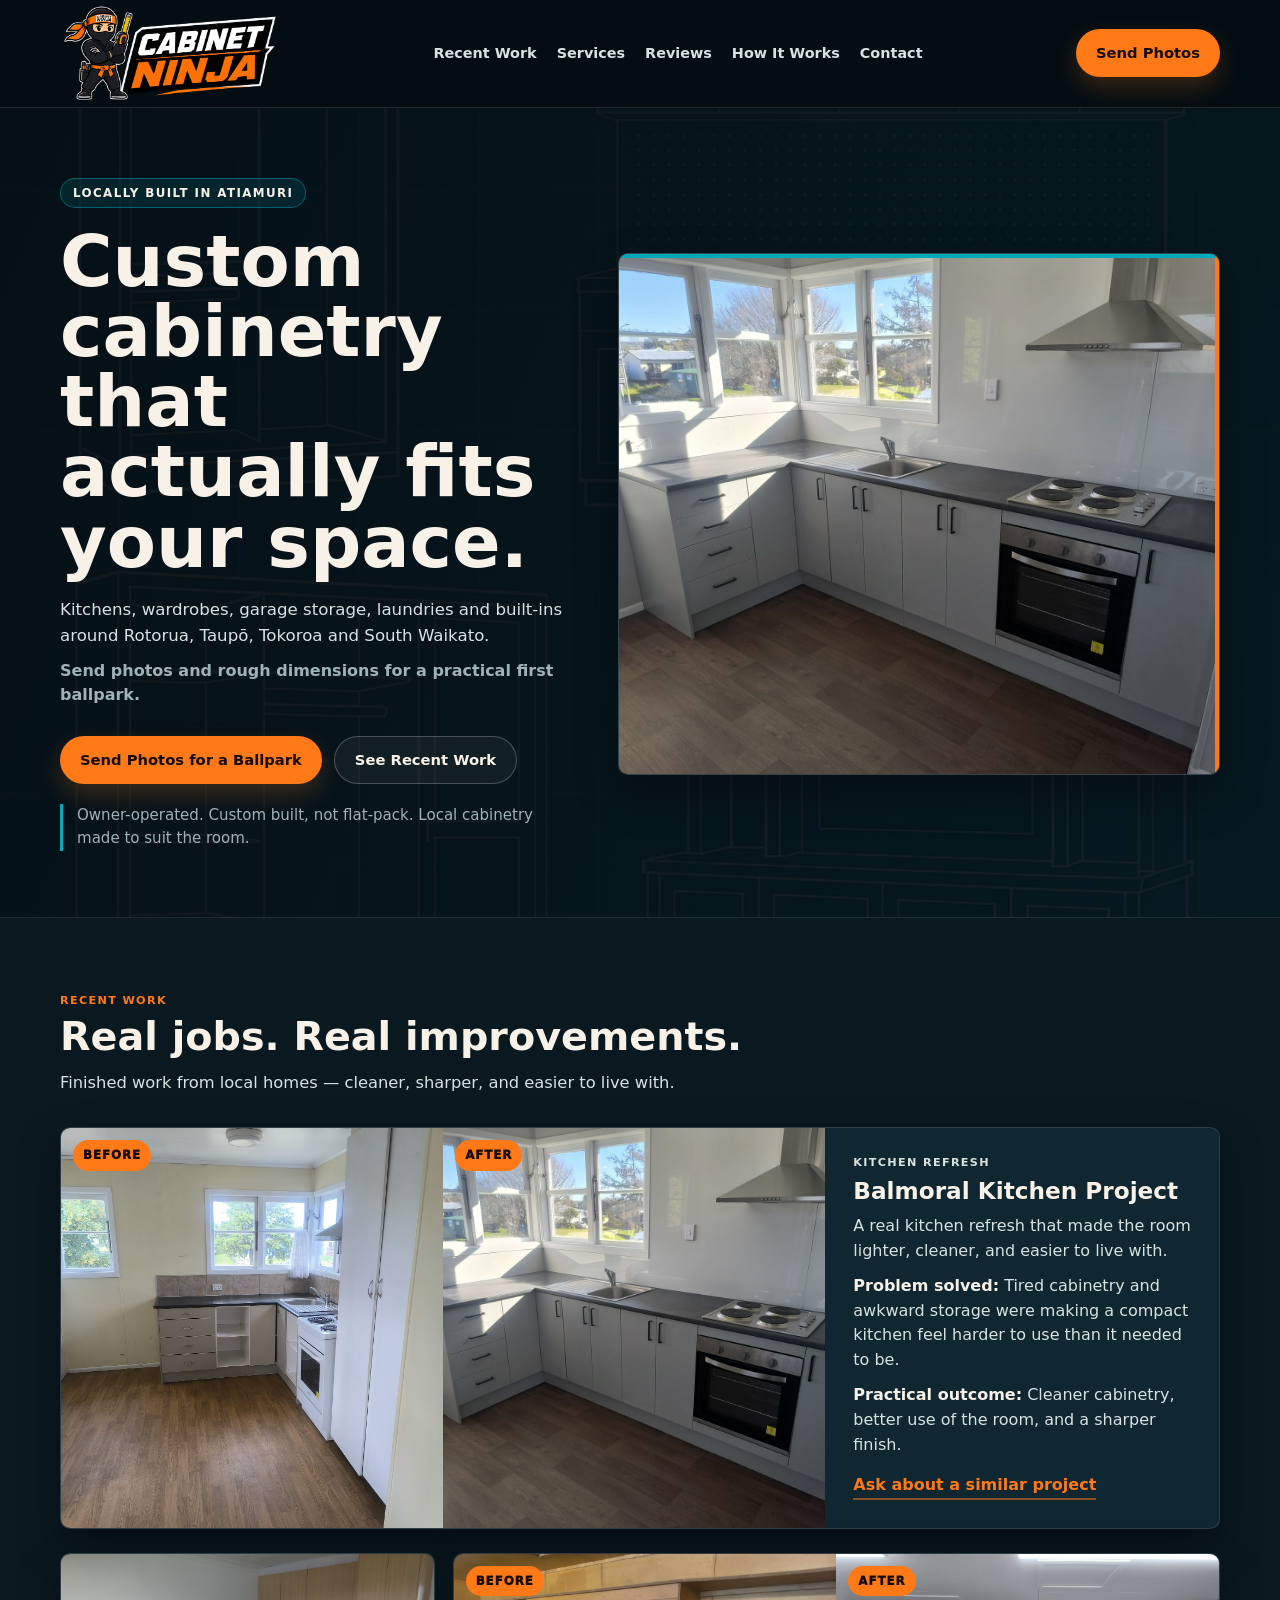
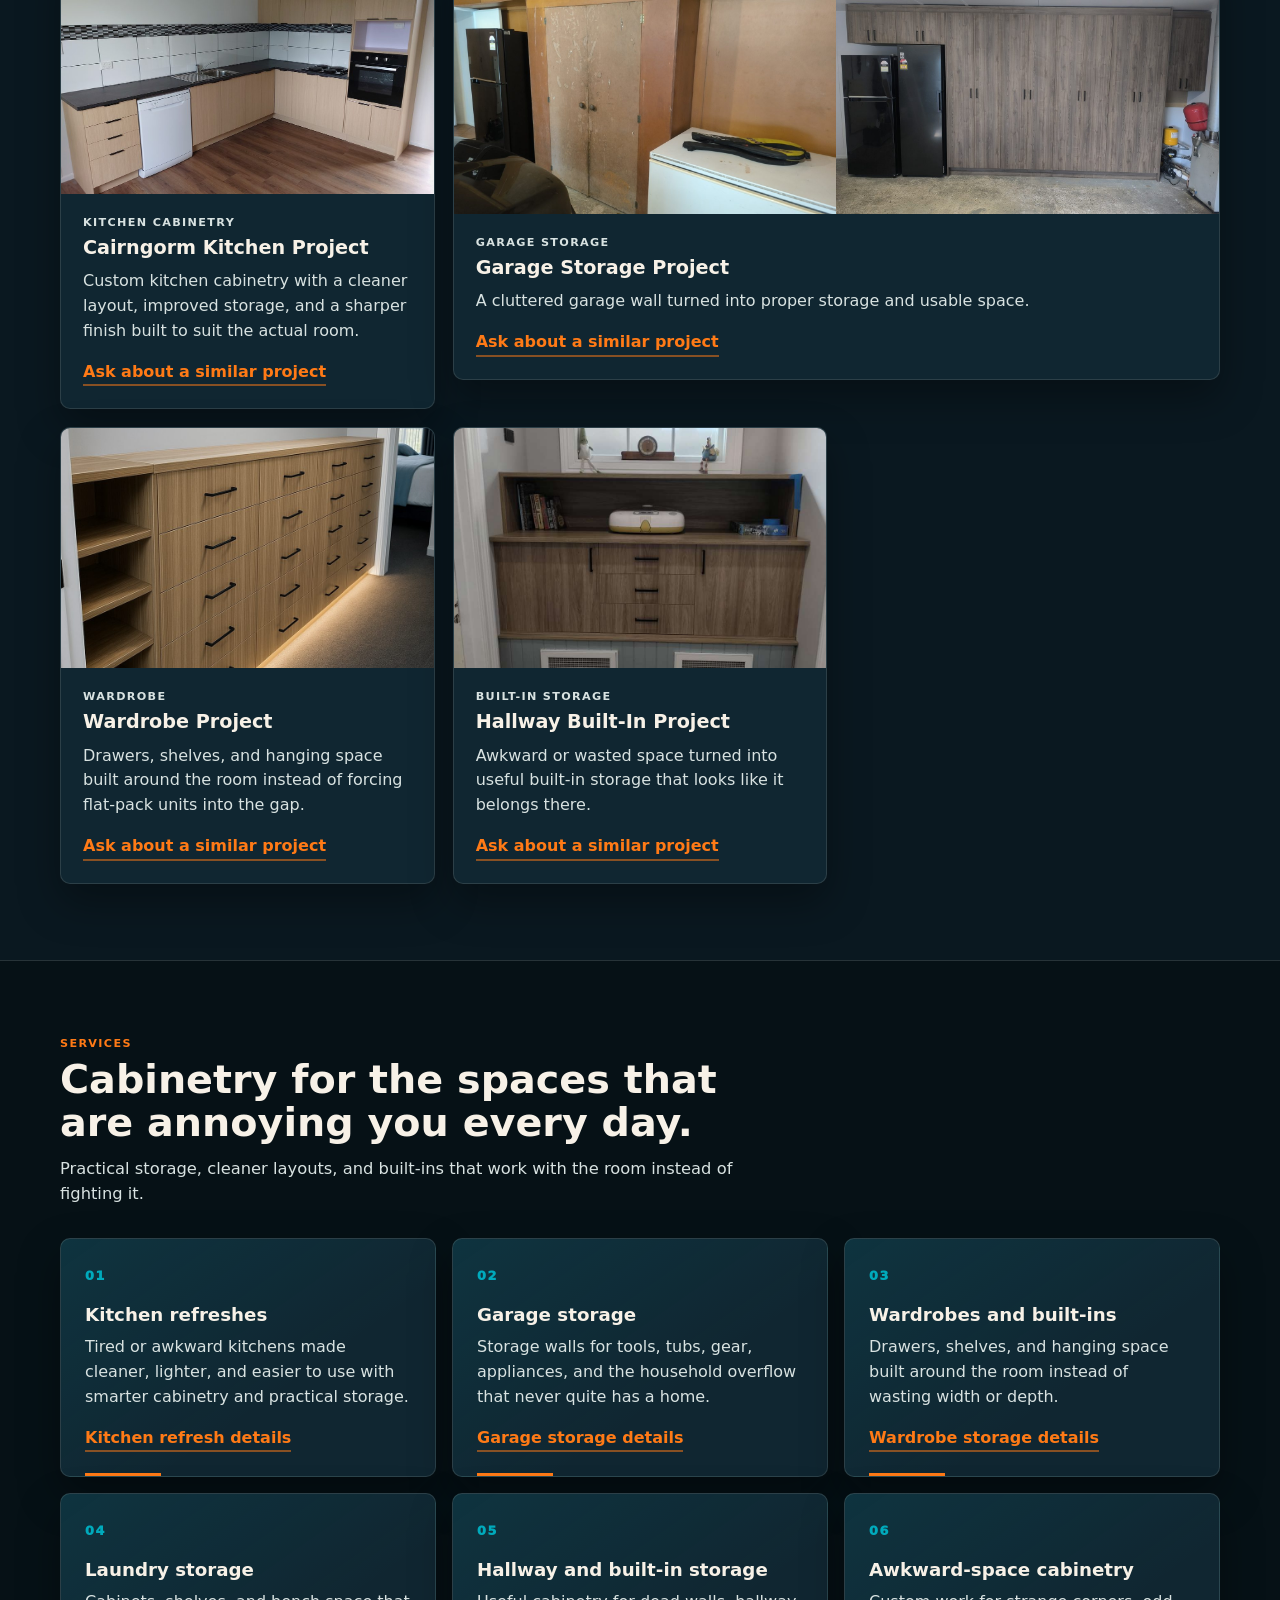
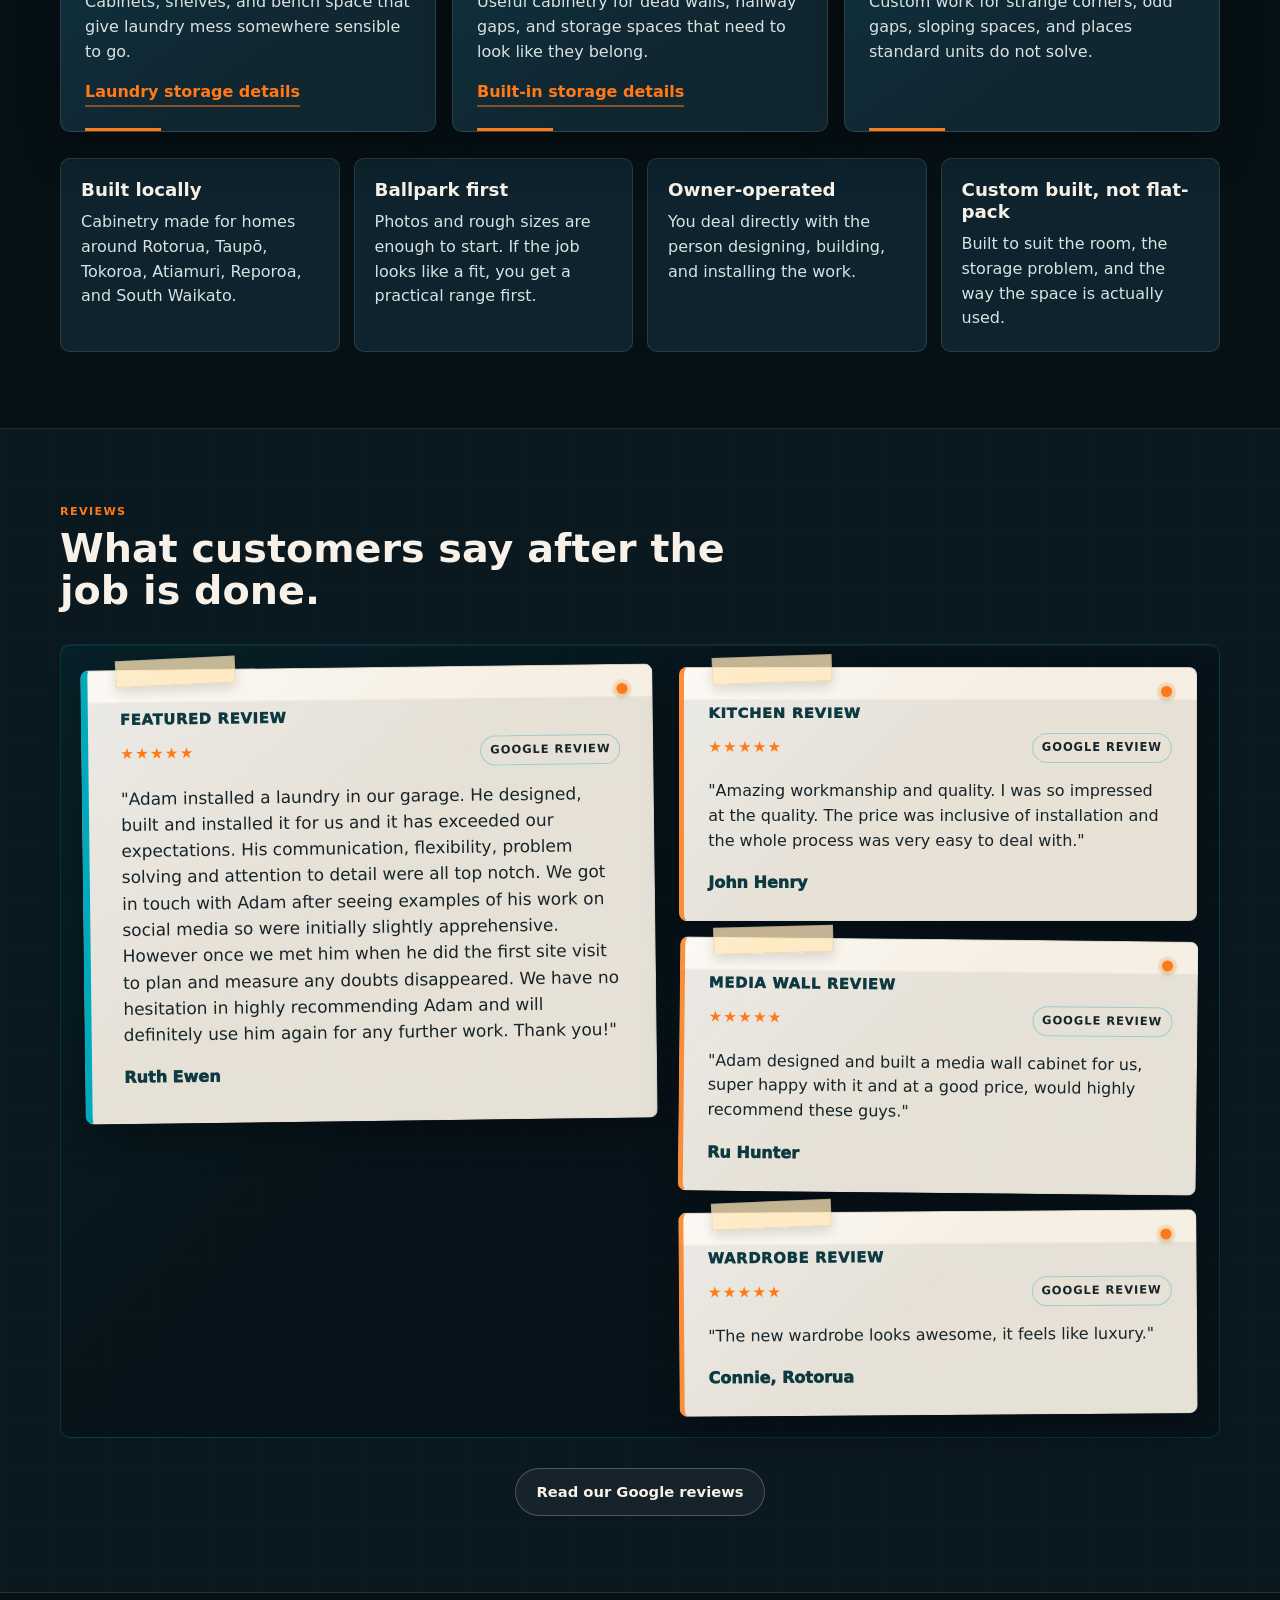
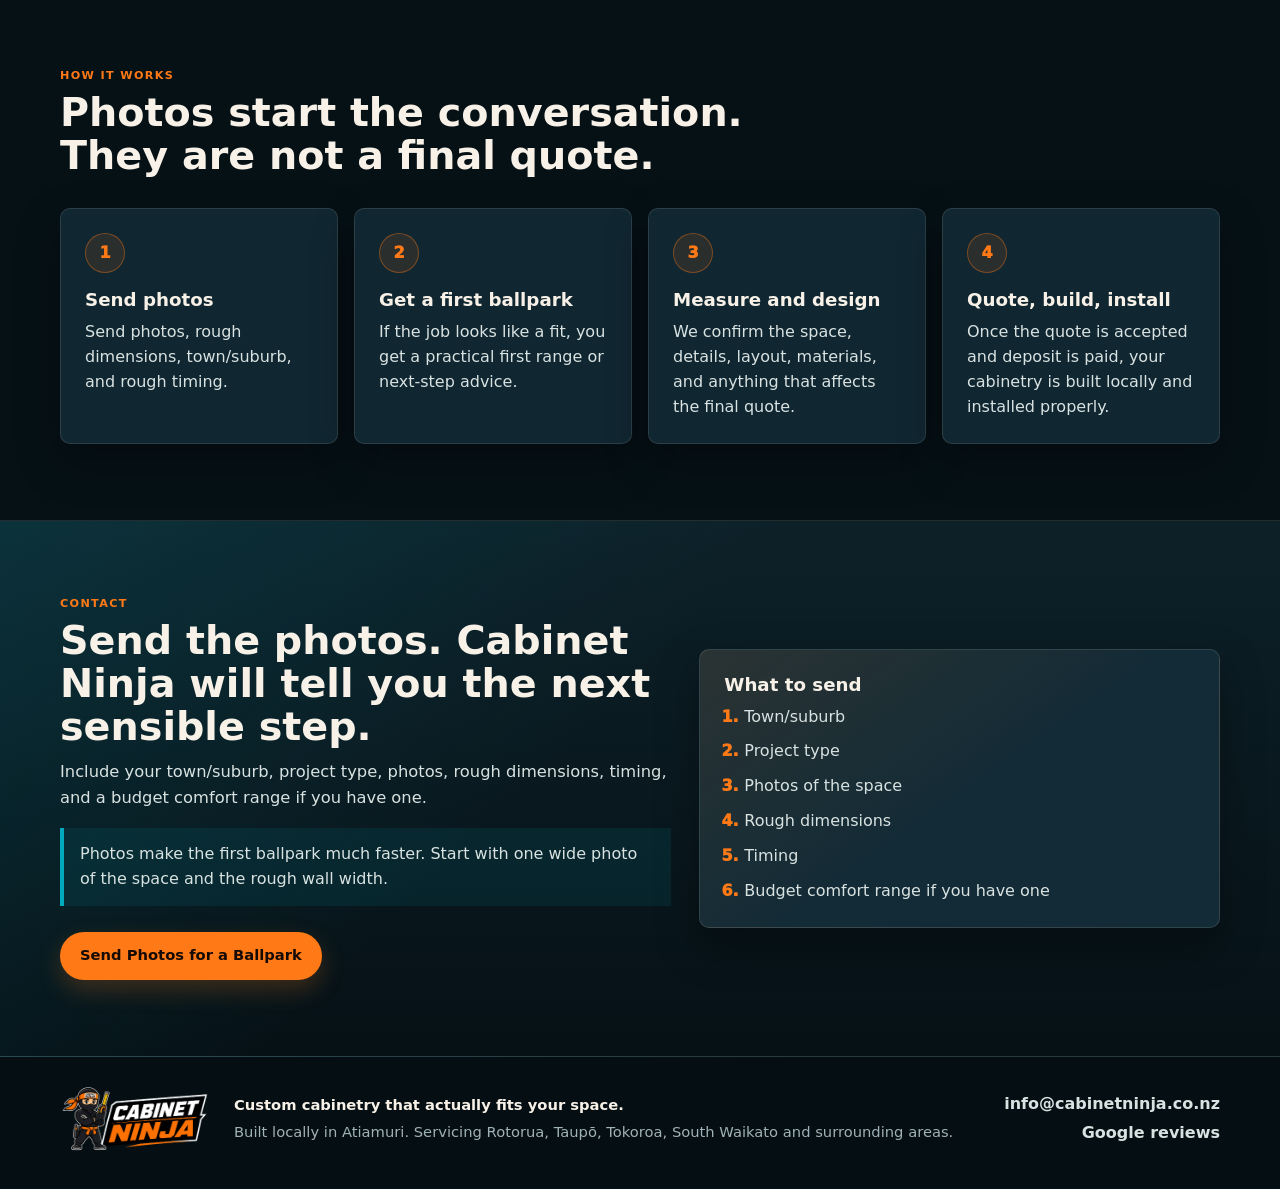
<file: index.html>
<!DOCTYPE html>
<html lang="en-NZ">
<head>
  <meta charset="UTF-8" />
  <meta
    name="viewport"
    content="width=device-width, initial-scale=1.0"
  />
  <title>Cabinet Ninja | Custom Cabinetry, Kitchens, Wardrobes &amp; Garage Storage</title>
  <meta
    name="description"
    content="Custom cabinetry for kitchens, laundries, wardrobes, garage storage, hallway storage and built-ins around Rotorua, Taupō, Tokoroa and South Waikato. Send photos for a practical first ballpark."
  />
  <link rel="icon" type="image/svg+xml" href="favicon.svg" />
  <link rel="icon" type="image/png" href="img/4b Icon.png" />
  <link rel="apple-touch-icon" href="img/4b Icon.png" />
  <link rel="stylesheet" href="styles.css" />

  <!-- Google tag (gtag.js) -->
  <script async src="https://www.googletagmanager.com/gtag/js?id=G-3SF2MZD6NL"></script>
  <script>
    window.dataLayer = window.dataLayer || [];
    function gtag(){dataLayer.push(arguments);}
    gtag('js', new Date());
    gtag('config', 'G-3SF2MZD6NL');
  </script>
</head>
<body>
  <header class="site-header">
    <div class="container header-inner">
      <a href="#top" class="logo" aria-label="Cabinet Ninja home">
        <!-- Approved current horizontal/full logo chosen after visually inspecting logo files 1-7. -->
        <picture>
          <source srcset="img/optimized/cabinet-ninja-logo-dark.svg" type="image/svg+xml" />
          <img src="img/7b Full Color For Dark Background.png" alt="Cabinet Ninja" width="700" height="339" decoding="async" />
        </picture>
      </a>

      <nav class="main-nav" aria-label="Primary navigation">
        <a href="#projects">Recent Work</a>
        <a href="#services">Services</a>
        <a href="#reviews">Reviews</a>
        <a href="#process">How It Works</a>
        <a href="#contact">Contact</a>
      </nav>

      <a href="#contact" class="header-cta">Send Photos</a>
    </div>
  </header>

  <main id="top">
    <section class="hero">
      <div class="container hero-grid">
        <div class="hero-copy">
          <p class="eyebrow">Locally built in Atiamuri</p>
          <h1>Custom cabinetry that actually fits your space.</h1>
          <p class="hero-text">
            Kitchens, wardrobes, garage storage, laundries and built-ins around Rotorua, Taupō, Tokoroa and South Waikato.
          </p>
          <p class="hero-support">Send photos and rough dimensions for a practical first ballpark.</p>

          <div class="hero-actions">
            <a href="#contact" class="btn btn-primary">Send Photos for a Ballpark</a>
            <a href="#projects" class="btn btn-secondary">See Recent Work</a>
          </div>

          <p class="trust-line">Owner-operated. Custom built, not flat-pack. Local cabinetry made to suit the room.</p>
        </div>

        <figure class="hero-image-card">
          <picture>
            <source srcset="img/optimized/balmoral-kitchen-after-hero.svg" type="image/svg+xml" />
            <img src="img/220 balmoral kitchen after.jpg" alt="Finished Cabinet Ninja Balmoral kitchen cabinetry" class="hero-image image-balmoral-after" width="1600" height="1200" fetchpriority="high" decoding="async" />
          </picture>
        </figure>
      </div>
    </section>

    <section class="projects section-dark-alt" id="projects">
      <div class="container">
        <div class="section-head">
          <p class="section-kicker">Recent Work</p>
          <h2>Real jobs. Real improvements.</h2>
          <p class="section-text">
            Finished work from local homes — cleaner, sharper, and easier to live with.
          </p>
        </div>

        <article class="feature-project">
          <div class="before-after">
            <figure>
              <picture>
                <source srcset="img/optimized/balmoral-kitchen-before-project.svg" type="image/svg+xml" />
                <img src="img/220 balmoral kitchen before 2.jpg" alt="Balmoral kitchen before Cabinet Ninja cabinetry refresh" class="image-balmoral-before" width="1400" height="1867" loading="lazy" decoding="async" />
              </picture>
              <figcaption>Before</figcaption>
            </figure>
            <figure>
              <picture>
                <source srcset="img/optimized/balmoral-kitchen-after-project.svg" type="image/svg+xml" />
                <img src="img/220 balmoral kitchen after.jpg" alt="Balmoral kitchen after Cabinet Ninja cabinetry refresh" class="image-balmoral-after" width="1400" height="1050" loading="lazy" decoding="async" />
              </picture>
              <figcaption>After</figcaption>
            </figure>
          </div>

          <div class="project-copy">
            <p class="project-label">Kitchen refresh</p>
            <h3>Balmoral Kitchen Project</h3>
            <p>A real kitchen refresh that made the room lighter, cleaner, and easier to live with.</p>
            <p><strong>Problem solved:</strong> Tired cabinetry and awkward storage were making a compact kitchen feel harder to use than it needed to be.</p>
            <p><strong>Practical outcome:</strong> Cleaner cabinetry, better use of the room, and a sharper finish.</p>
            <a href="#contact">Ask about a similar project</a>
          </div>
        </article>

        <div class="projects-grid">
          <article class="project-card">
            <picture>
              <source srcset="img/optimized/cairngorm-kitchen-after-card.svg" type="image/svg+xml" />
              <img src="img/Cairngorm Kitchen after.jpeg" alt="Finished Cairngorm kitchen cabinetry by Cabinet Ninja" class="image-cairngorm-after" width="1100" height="825" loading="lazy" decoding="async" />
            </picture>
            <div class="project-copy">
              <p class="project-label">Kitchen cabinetry</p>
              <h3>Cairngorm Kitchen Project</h3>
              <p>Custom kitchen cabinetry with a cleaner layout, improved storage, and a sharper finish built to suit the actual room.</p>
              <a href="#contact">Ask about a similar project</a>
            </div>
          </article>

          <article class="project-card project-card-wide">
            <div class="mini-before-after">
              <figure>
                <picture>
                  <source srcset="img/optimized/garage-before-project.svg" type="image/svg+xml" />
                  <img src="img/karen garage before.jpg" alt="Garage wall before custom storage cabinetry" class="image-garage-before" width="1200" height="900" loading="lazy" decoding="async" />
                </picture>
                <figcaption>Before</figcaption>
              </figure>
              <figure>
                <picture>
                  <source srcset="img/optimized/garage-after-project.svg" type="image/svg+xml" />
                  <img src="img/karen garage after.jpg" alt="Garage wall after custom storage cabinetry" class="image-garage-after" width="1200" height="900" loading="lazy" decoding="async" />
                </picture>
                <figcaption>After</figcaption>
              </figure>
            </div>
            <div class="project-copy">
              <p class="project-label">Garage storage</p>
              <h3>Garage Storage Project</h3>
              <p>A cluttered garage wall turned into proper storage and usable space.</p>
              <a href="#contact">Ask about a similar project</a>
            </div>
          </article>

          <article class="project-card">
            <picture>
              <source srcset="img/optimized/wardrobe-card.svg" type="image/svg+xml" />
              <img src="img/wardrobe.jpg" alt="Custom wardrobe drawers, shelves and hanging storage" class="image-wardrobe" width="900" height="900" loading="lazy" decoding="async" />
            </picture>
            <div class="project-copy">
              <p class="project-label">Wardrobe</p>
              <h3>Wardrobe Project</h3>
              <p>Drawers, shelves, and hanging space built around the room instead of forcing flat-pack units into the gap.</p>
              <a href="#contact">Ask about a similar project</a>
            </div>
          </article>

          <article class="project-card">
            <picture>
              <source srcset="img/optimized/hallway-built-in-card.svg" type="image/svg+xml" />
              <img src="img/hallway after.jpg" alt="Hallway space after custom built-in storage was installed" class="image-hallway-after" width="1100" height="1467" loading="lazy" decoding="async" />
            </picture>
            <div class="project-copy">
              <p class="project-label">Built-in storage</p>
              <h3>Hallway Built-In Project</h3>
              <p>Awkward or wasted space turned into useful built-in storage that looks like it belongs there.</p>
              <a href="#contact">Ask about a similar project</a>
            </div>
          </article>
        </div>
      </div>
    </section>

    <section class="services section-dark" id="services">
      <div class="container">
        <div class="section-head">
          <p class="section-kicker">Services</p>
          <h2>Cabinetry for the spaces that are annoying you every day.</h2>
          <p class="section-text">
            Practical storage, cleaner layouts, and built-ins that work with the room instead of fighting it.
          </p>
        </div>

        <div class="services-grid">
          <article class="service-card">
            <span class="service-mark">01</span>
            <h3>Kitchen refreshes</h3>
            <p>Tired or awkward kitchens made cleaner, lighter, and easier to use with smarter cabinetry and practical storage.</p>
            <a href="kitchen-refreshes/" class="service-link">Kitchen refresh details</a>
          </article>

          <article class="service-card">
            <span class="service-mark">02</span>
            <h3>Garage storage</h3>
            <p>Storage walls for tools, tubs, gear, appliances, and the household overflow that never quite has a home.</p>
            <a href="garage-storage/" class="service-link">Garage storage details</a>
          </article>

          <article class="service-card">
            <span class="service-mark">03</span>
            <h3>Wardrobes and built-ins</h3>
            <p>Drawers, shelves, and hanging space built around the room instead of wasting width or depth.</p>
            <a href="wardrobes/" class="service-link">Wardrobe storage details</a>
          </article>

          <article class="service-card">
            <span class="service-mark">04</span>
            <h3>Laundry storage</h3>
            <p>Cabinets, shelves, and bench space that give laundry mess somewhere sensible to go.</p>
            <a href="laundry-storage/" class="service-link">Laundry storage details</a>
          </article>

          <article class="service-card">
            <span class="service-mark">05</span>
            <h3>Hallway and built-in storage</h3>
            <p>Useful cabinetry for dead walls, hallway gaps, and storage spaces that need to look like they belong.</p>
                        <a href="built-in-storage/" class="service-link">Built-in storage details</a>
          </article>

          <article class="service-card">
            <span class="service-mark">06</span>
            <h3>Awkward-space cabinetry</h3>
            <p>Custom work for strange corners, odd gaps, sloping spaces, and places standard units do not solve.</p>
          </article>
        </div>

        <div class="trust-cards" aria-label="Cabinet Ninja trust points">
          <article>
            <h3>Built locally</h3>
            <p>Cabinetry made for homes around Rotorua, Taupō, Tokoroa, Atiamuri, Reporoa, and South Waikato.</p>
          </article>
          <article>
            <h3>Ballpark first</h3>
            <p>Photos and rough sizes are enough to start. If the job looks like a fit, you get a practical range first.</p>
          </article>
          <article>
            <h3>Owner-operated</h3>
            <p>You deal directly with the person designing, building, and installing the work.</p>
          </article>
          <article>
            <h3>Custom built, not flat-pack</h3>
            <p>Built to suit the room, the storage problem, and the way the space is actually used.</p>
          </article>
        </div>
      </div>
    </section>

    <section class="reviews section-dark-alt" id="reviews">
      <div class="container">
        <div class="section-head">
          <p class="section-kicker">Reviews</p>
          <h2>What customers say after the job is done.</h2>
        </div>

        <div class="review-board">
          <blockquote class="review-card featured-review">
            <strong class="review-title">Featured review</strong>
            <div class="review-meta">
              <span class="stars" aria-label="5 out of 5 stars">&#9733;&#9733;&#9733;&#9733;&#9733;</span>
              <span class="review-badge">Google review</span>
            </div>
            <p>"Adam installed a laundry in our garage. He designed, built and installed it for us and it has exceeded our expectations. His communication, flexibility, problem solving and attention to detail were all top notch. We got in touch with Adam after seeing examples of his work on social media so were initially slightly apprehensive. However once we met him when he did the first site visit to plan and measure any doubts disappeared. We have no hesitation in highly recommending Adam and will definitely use him again for any further work. Thank you!"</p>
            <cite>Ruth Ewen</cite>
          </blockquote>

          <div class="review-stack">
            <blockquote class="review-card small-review">
              <strong class="review-title">Kitchen review</strong>
              <div class="review-meta">
                <span class="stars" aria-label="5 out of 5 stars">&#9733;&#9733;&#9733;&#9733;&#9733;</span>
                <span class="review-badge">Google review</span>
              </div>
              <p>"Amazing workmanship and quality. I was so impressed at the quality. The price was inclusive of installation and the whole process was very easy to deal with."</p>
              <cite>John Henry</cite>
            </blockquote>

            <blockquote class="review-card small-review">
              <strong class="review-title">Media wall review</strong>
              <div class="review-meta">
                <span class="stars" aria-label="5 out of 5 stars">&#9733;&#9733;&#9733;&#9733;&#9733;</span>
                <span class="review-badge">Google review</span>
              </div>
              <p>"Adam designed and built a media wall cabinet for us, super happy with it and at a good price, would highly recommend these guys."</p>
              <cite>Ru Hunter</cite>
            </blockquote>

            <blockquote class="review-card small-review">
              <strong class="review-title">Wardrobe review</strong>
              <div class="review-meta">
                <span class="stars" aria-label="5 out of 5 stars">&#9733;&#9733;&#9733;&#9733;&#9733;</span>
                <span class="review-badge">Google review</span>
              </div>
              <p>"The new wardrobe looks awesome, it feels like luxury."</p>
              <cite>Connie, Rotorua</cite>
            </blockquote>
          </div>
        </div>

        <div class="section-cta-row">
          <a href="https://g.page/r/CVq0zs7loQWIEBM/review" class="btn btn-secondary">Read our Google reviews</a>
        </div>
      </div>
    </section>

    <section class="process section-dark" id="process">
      <div class="container">
        <div class="section-head">
          <p class="section-kicker">How It Works</p>
          <h2>Photos start the conversation. They are not a final quote.</h2>
        </div>

        <div class="process-grid">
          <div class="process-step">
            <span>1</span>
            <h3>Send photos</h3>
            <p>Send photos, rough dimensions, town/suburb, and rough timing.</p>
          </div>

          <div class="process-step">
            <span>2</span>
            <h3>Get a first ballpark</h3>
            <p>If the job looks like a fit, you get a practical first range or next-step advice.</p>
          </div>

          <div class="process-step">
            <span>3</span>
            <h3>Measure and design</h3>
            <p>We confirm the space, details, layout, materials, and anything that affects the final quote.</p>
          </div>

          <div class="process-step">
            <span>4</span>
            <h3>Quote, build, install</h3>
            <p>Once the quote is accepted and deposit is paid, your cabinetry is built locally and installed properly.</p>
          </div>
        </div>
      </div>
    </section>

    <section class="cta section-cta" id="contact">
      <div class="container cta-inner">
        <div class="cta-copy">
          <p class="section-kicker">Contact</p>
          <h2>Send the photos. Cabinet Ninja will tell you the next sensible step.</h2>
          <p class="section-text">
            Include your town/suburb, project type, photos, rough dimensions, timing, and a budget comfort range if you have one.
          </p>
          <p class="microcopy">
            Photos make the first ballpark much faster. Start with one wide photo of the space and the rough wall width.
          </p>
          <a href="mailto:info@cabinetninja.co.nz?subject=Cabinet%20Ninja%20Ballpark%20Request&amp;body=Hi%20Cabinet%20Ninja%2C%0D%0A%0D%0ATown%2Fsuburb%3A%0D%0AProject%20type%3A%0D%0ARough%20dimensions%3A%0D%0ATiming%3A%0D%0ABudget%20comfort%20range%3A%0D%0ANotes%3A%0D%0A%0D%0AI%20have%20attached%20photos%20of%20the%20space." class="btn btn-primary">
            Send Photos for a Ballpark
          </a>
        </div>

        <div class="cta-box">
          <h3>What to send</h3>
          <ol>
            <li>Town/suburb</li>
            <li>Project type</li>
            <li>Photos of the space</li>
            <li>Rough dimensions</li>
            <li>Timing</li>
            <li>Budget comfort range if you have one</li>
          </ol>
        </div>
      </div>
    </section>
  </main>

  <footer class="site-footer">
    <div class="container footer-grid">
      <a href="#top" class="footer-logo" aria-label="Cabinet Ninja home">
        <picture>
          <source srcset="img/optimized/cabinet-ninja-logo-dark.svg" type="image/svg+xml" />
          <img src="img/7b Full Color For Dark Background.png" alt="Cabinet Ninja" width="700" height="339" loading="lazy" decoding="async" />
        </picture>
      </a>

      <div class="footer-copy">
        <strong>Custom cabinetry that actually fits your space.</strong>
        <span>Built locally in Atiamuri. Servicing Rotorua, Taupō, Tokoroa, South Waikato and surrounding areas.</span>
      </div>

      <div class="footer-links">
        <a href="mailto:info@cabinetninja.co.nz">info@cabinetninja.co.nz</a>
        <a href="https://g.page/r/CVq0zs7loQWIEBM/review">Google reviews</a>
      </div>
    </div>
  </footer>
</body>
</html>
</file>
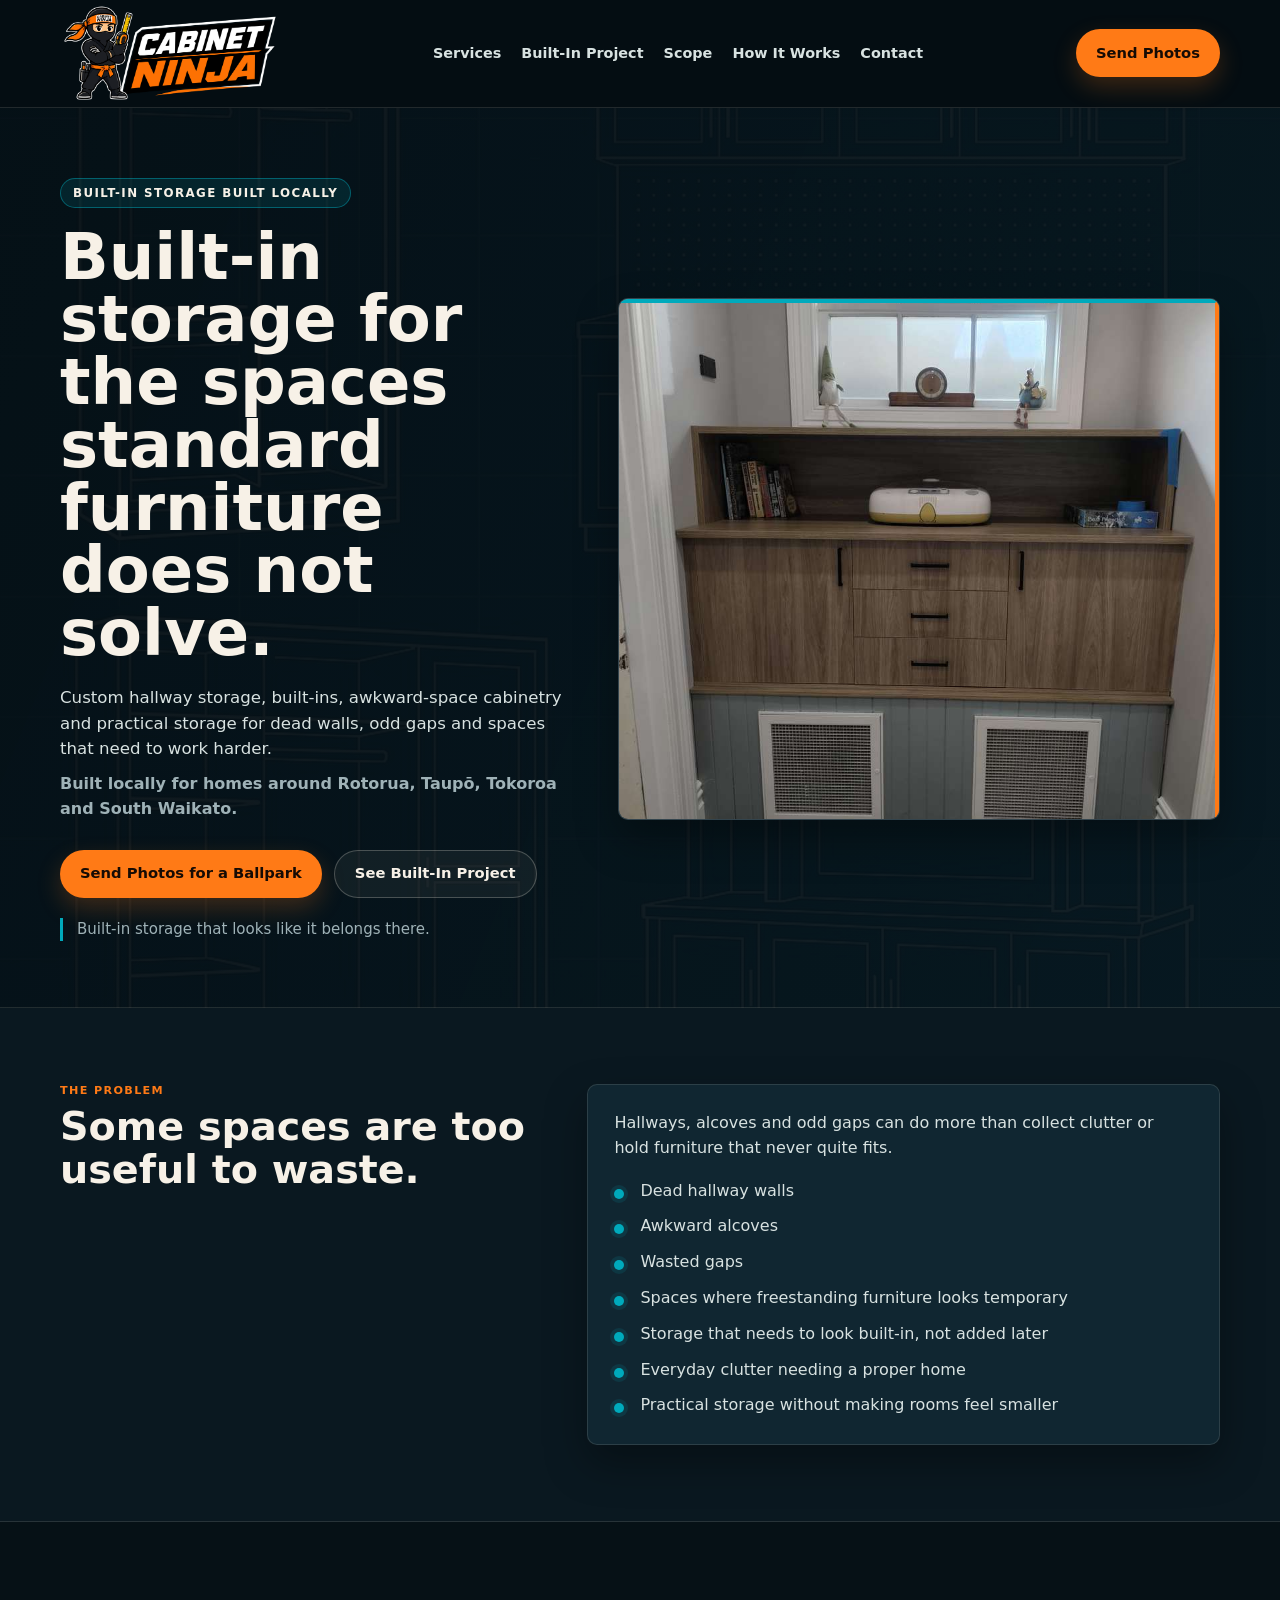
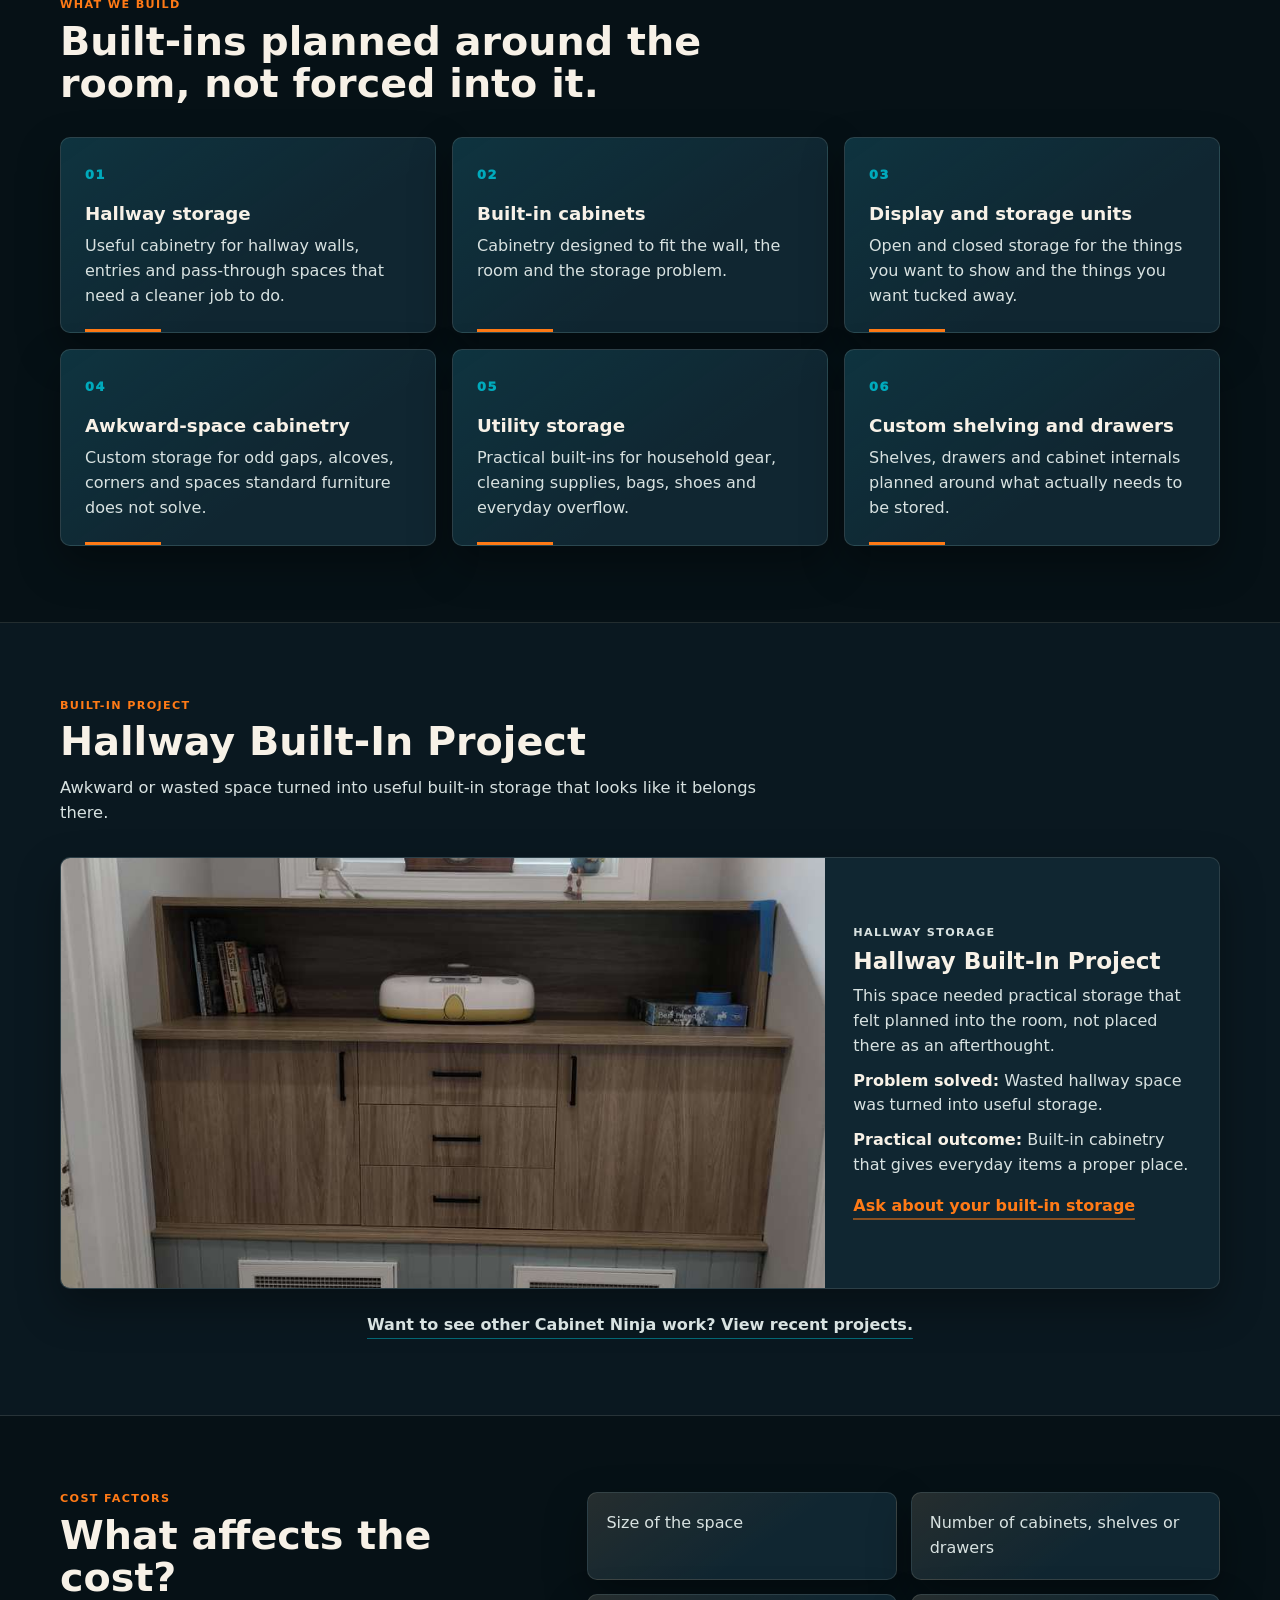
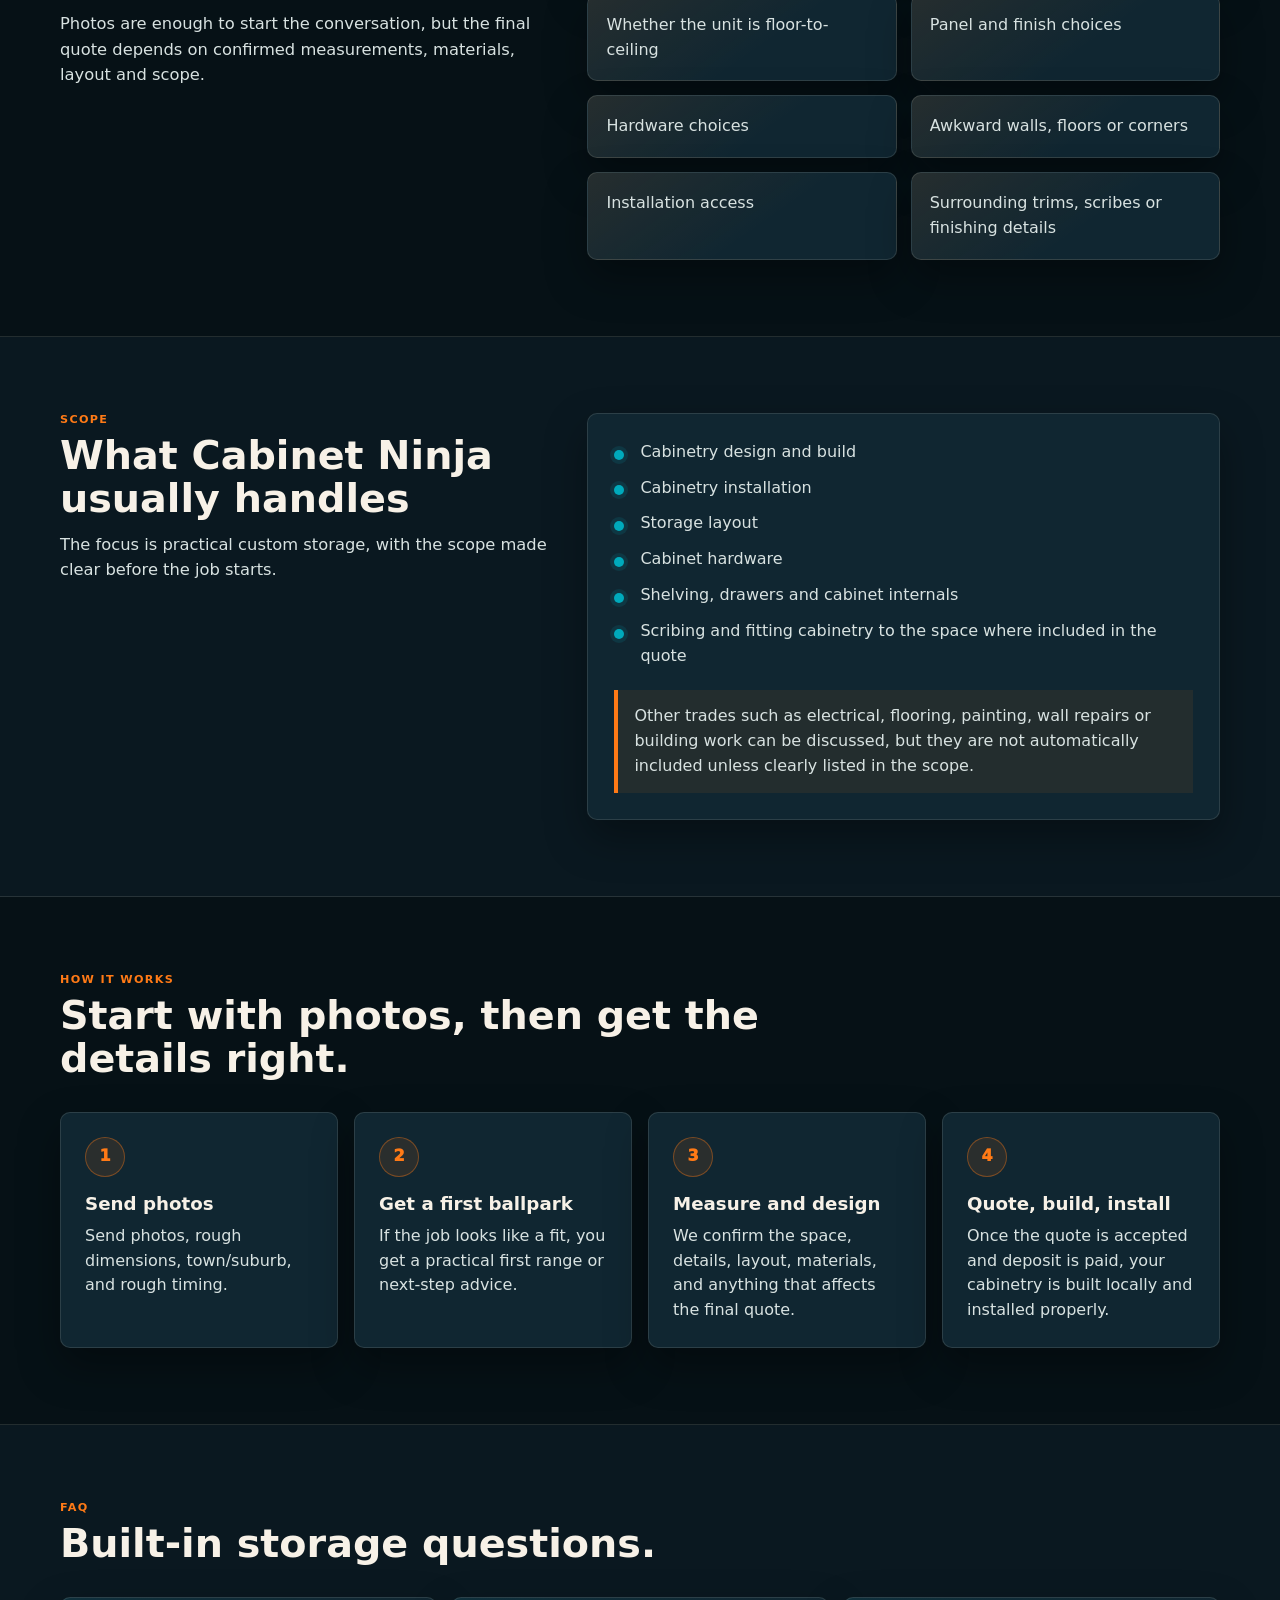
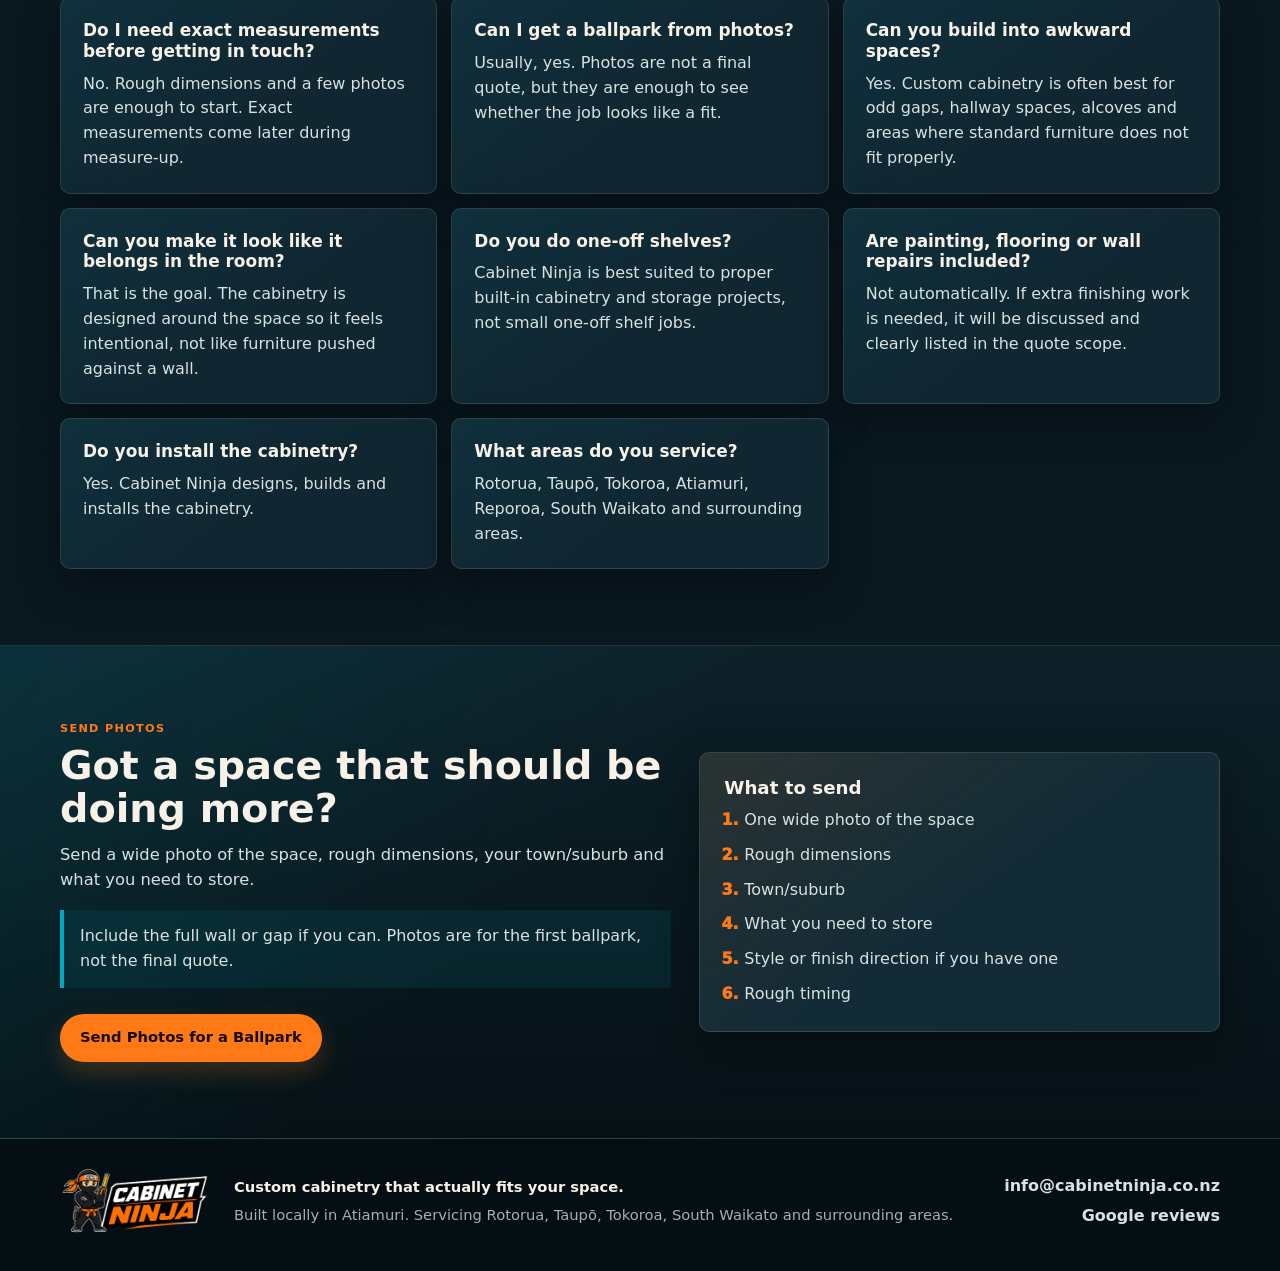
<file: built-in-storage/index.html>
<!DOCTYPE html>
<html lang="en-NZ">
<head>
  <meta charset="UTF-8" />
  <meta
    name="viewport"
    content="width=device-width, initial-scale=1.0"
  />
  <title>Built-In Storage Rotorua, Taupō &amp; South Waikato | Cabinet Ninja</title>
  <meta
    name="description"
    content="Custom hallway storage, built-ins and awkward-space cabinetry around Rotorua, Taupō, Tokoroa, Atiamuri, Reporoa and South Waikato. Send photos for a practical first ballpark."
  />
  <link rel="icon" type="image/svg+xml" href="../favicon.svg" />
  <link rel="icon" type="image/png" href="../img/4b Icon.png" />
  <link rel="apple-touch-icon" href="../img/4b Icon.png" />
  <link rel="stylesheet" href="../styles.css" />

  <!-- Google tag (gtag.js) -->
  <script async src="https://www.googletagmanager.com/gtag/js?id=G-3SF2MZD6NL"></script>
  <script>
    window.dataLayer = window.dataLayer || [];
    function gtag(){dataLayer.push(arguments);}
    gtag('js', new Date());
    gtag('config', 'G-3SF2MZD6NL');
  </script>
</head>
<body class="landing-page built-in-page">
  <header class="site-header">
    <div class="container header-inner">
      <a href="../" class="logo" aria-label="Cabinet Ninja home">
        <picture>
          <source srcset="../img/optimized/cabinet-ninja-logo-dark.svg" type="image/svg+xml" />
          <img src="../img/7b Full Color For Dark Background.png" alt="Cabinet Ninja" width="700" height="339" decoding="async" />
        </picture>
      </a>

      <nav class="main-nav" aria-label="Primary navigation">
        <a href="../#services">Services</a>
        <a href="#built-in-project">Built-In Project</a>
        <a href="#scope">Scope</a>
        <a href="#process">How It Works</a>
        <a href="#contact">Contact</a>
      </nav>

      <a href="#contact" class="header-cta">Send Photos</a>
    </div>
  </header>

  <main id="top">
    <section class="hero landing-hero">
      <div class="container hero-grid">
        <div class="hero-copy">
          <p class="eyebrow">Built-in storage built locally</p>
          <h1>Built-in storage for the spaces standard furniture does not solve.</h1>
          <p class="hero-text">
            Custom hallway storage, built-ins, awkward-space cabinetry and practical storage for dead walls, odd gaps and spaces that need to work harder.
          </p>
          <p class="hero-support">Built locally for homes around Rotorua, Taupō, Tokoroa and South Waikato.</p>

          <div class="hero-actions">
            <a href="#contact" class="btn btn-primary">Send Photos for a Ballpark</a>
            <a href="#built-in-project" class="btn btn-secondary">See Built-In Project</a>
          </div>

          <p class="trust-line">Built-in storage that looks like it belongs there.</p>
        </div>

        <figure class="hero-image-card">
          <picture>
            <source srcset="../img/optimized/hallway-built-in-card.svg" type="image/svg+xml" />
            <img src="../img/hallway after.jpg" alt="Finished hallway built-in storage cabinetry by Cabinet Ninja" class="hero-image image-hallway-after" width="1100" height="1467" fetchpriority="high" decoding="async" />
          </picture>
        </figure>
      </div>
    </section>

    <section class="section-dark-alt landing-section">
      <div class="container split-section">
        <div class="section-head">
          <p class="section-kicker">The Problem</p>
          <h2>Some spaces are too useful to waste.</h2>
        </div>

        <div class="plain-panel">
          <p>Hallways, alcoves and odd gaps can do more than collect clutter or hold furniture that never quite fits.</p>
          <ul class="check-list">
            <li>Dead hallway walls</li>
            <li>Awkward alcoves</li>
            <li>Wasted gaps</li>
            <li>Spaces where freestanding furniture looks temporary</li>
            <li>Storage that needs to look built-in, not added later</li>
            <li>Everyday clutter needing a proper home</li>
            <li>Practical storage without making rooms feel smaller</li>
          </ul>
        </div>
      </div>
    </section>

    <section class="services section-dark" id="what-we-build">
      <div class="container">
        <div class="section-head">
          <p class="section-kicker">What We Build</p>
          <h2>Built-ins planned around the room, not forced into it.</h2>
        </div>

        <div class="services-grid">
          <article class="service-card">
            <span class="service-mark">01</span>
            <h3>Hallway storage</h3>
            <p>Useful cabinetry for hallway walls, entries and pass-through spaces that need a cleaner job to do.</p>
          </article>

          <article class="service-card">
            <span class="service-mark">02</span>
            <h3>Built-in cabinets</h3>
            <p>Cabinetry designed to fit the wall, the room and the storage problem.</p>
          </article>

          <article class="service-card">
            <span class="service-mark">03</span>
            <h3>Display and storage units</h3>
            <p>Open and closed storage for the things you want to show and the things you want tucked away.</p>
          </article>

          <article class="service-card">
            <span class="service-mark">04</span>
            <h3>Awkward-space cabinetry</h3>
            <p>Custom storage for odd gaps, alcoves, corners and spaces standard furniture does not solve.</p>
          </article>

          <article class="service-card">
            <span class="service-mark">05</span>
            <h3>Utility storage</h3>
            <p>Practical built-ins for household gear, cleaning supplies, bags, shoes and everyday overflow.</p>
          </article>

          <article class="service-card">
            <span class="service-mark">06</span>
            <h3>Custom shelving and drawers</h3>
            <p>Shelves, drawers and cabinet internals planned around what actually needs to be stored.</p>
          </article>
        </div>
      </div>
    </section>

    <section class="projects section-dark-alt" id="built-in-project">
      <div class="container">
        <div class="section-head">
          <p class="section-kicker">Built-In Project</p>
          <h2>Hallway Built-In Project</h2>
          <p class="section-text">Awkward or wasted space turned into useful built-in storage that looks like it belongs there.</p>
        </div>

        <article class="feature-project">
          <figure>
            <picture>
              <source srcset="../img/optimized/hallway-built-in-card.svg" type="image/svg+xml" />
              <img src="../img/hallway after.jpg" alt="Hallway space after custom built-in storage was installed" class="image-hallway-after" width="1100" height="1467" loading="lazy" decoding="async" />
            </picture>
          </figure>

          <div class="project-copy">
            <p class="project-label">Hallway storage</p>
            <h3>Hallway Built-In Project</h3>
            <p>This space needed practical storage that felt planned into the room, not placed there as an afterthought.</p>
            <p><strong>Problem solved:</strong> Wasted hallway space was turned into useful storage.</p>
            <p><strong>Practical outcome:</strong> Built-in cabinetry that gives everyday items a proper place.</p>
            <a href="#contact">Ask about your built-in storage</a>
          </div>
        </article>

        <div class="section-cta-row subtle-link-row">
          <a href="../#projects">Want to see other Cabinet Ninja work? View recent projects.</a>
        </div>
      </div>
    </section>

    <section class="section-dark landing-section" id="cost-factors">
      <div class="container split-section">
        <div class="section-head">
          <p class="section-kicker">Cost Factors</p>
          <h2>What affects the cost?</h2>
          <p class="section-text">Photos are enough to start the conversation, but the final quote depends on confirmed measurements, materials, layout and scope.</p>
        </div>

        <div class="factor-grid">
          <article>Size of the space</article>
          <article>Number of cabinets, shelves or drawers</article>
          <article>Whether the unit is floor-to-ceiling</article>
          <article>Panel and finish choices</article>
          <article>Hardware choices</article>
          <article>Awkward walls, floors or corners</article>
          <article>Installation access</article>
          <article>Surrounding trims, scribes or finishing details</article>
        </div>
      </div>
    </section>

    <section class="section-dark-alt landing-section" id="scope">
      <div class="container split-section">
        <div class="section-head">
          <p class="section-kicker">Scope</p>
          <h2>What Cabinet Ninja usually handles</h2>
          <p class="section-text">The focus is practical custom storage, with the scope made clear before the job starts.</p>
        </div>

        <div class="plain-panel">
          <ul class="check-list">
            <li>Cabinetry design and build</li>
            <li>Cabinetry installation</li>
            <li>Storage layout</li>
            <li>Cabinet hardware</li>
            <li>Shelving, drawers and cabinet internals</li>
            <li>Scribing and fitting cabinetry to the space where included in the quote</li>
          </ul>
          <p class="scope-note">Other trades such as electrical, flooring, painting, wall repairs or building work can be discussed, but they are not automatically included unless clearly listed in the scope.</p>
        </div>
      </div>
    </section>

    <section class="process section-dark" id="process">
      <div class="container">
        <div class="section-head">
          <p class="section-kicker">How It Works</p>
          <h2>Start with photos, then get the details right.</h2>
        </div>

        <div class="process-grid">
          <div class="process-step">
            <span>1</span>
            <h3>Send photos</h3>
            <p>Send photos, rough dimensions, town/suburb, and rough timing.</p>
          </div>

          <div class="process-step">
            <span>2</span>
            <h3>Get a first ballpark</h3>
            <p>If the job looks like a fit, you get a practical first range or next-step advice.</p>
          </div>

          <div class="process-step">
            <span>3</span>
            <h3>Measure and design</h3>
            <p>We confirm the space, details, layout, materials, and anything that affects the final quote.</p>
          </div>

          <div class="process-step">
            <span>4</span>
            <h3>Quote, build, install</h3>
            <p>Once the quote is accepted and deposit is paid, your cabinetry is built locally and installed properly.</p>
          </div>
        </div>
      </div>
    </section>

    <section class="section-dark-alt faq-section" id="faq">
      <div class="container">
        <div class="section-head">
          <p class="section-kicker">FAQ</p>
          <h2>Built-in storage questions.</h2>
        </div>

        <div class="faq-grid">
          <article>
            <h3>Do I need exact measurements before getting in touch?</h3>
            <p>No. Rough dimensions and a few photos are enough to start. Exact measurements come later during measure-up.</p>
          </article>

          <article>
            <h3>Can I get a ballpark from photos?</h3>
            <p>Usually, yes. Photos are not a final quote, but they are enough to see whether the job looks like a fit.</p>
          </article>

          <article>
            <h3>Can you build into awkward spaces?</h3>
            <p>Yes. Custom cabinetry is often best for odd gaps, hallway spaces, alcoves and areas where standard furniture does not fit properly.</p>
          </article>

          <article>
            <h3>Can you make it look like it belongs in the room?</h3>
            <p>That is the goal. The cabinetry is designed around the space so it feels intentional, not like furniture pushed against a wall.</p>
          </article>

          <article>
            <h3>Do you do one-off shelves?</h3>
            <p>Cabinet Ninja is best suited to proper built-in cabinetry and storage projects, not small one-off shelf jobs.</p>
          </article>

          <article>
            <h3>Are painting, flooring or wall repairs included?</h3>
            <p>Not automatically. If extra finishing work is needed, it will be discussed and clearly listed in the quote scope.</p>
          </article>

          <article>
            <h3>Do you install the cabinetry?</h3>
            <p>Yes. Cabinet Ninja designs, builds and installs the cabinetry.</p>
          </article>

          <article>
            <h3>What areas do you service?</h3>
            <p>Rotorua, Taupō, Tokoroa, Atiamuri, Reporoa, South Waikato and surrounding areas.</p>
          </article>
        </div>
      </div>
    </section>

    <section class="cta section-cta" id="contact">
      <div class="container cta-inner">
        <div class="cta-copy">
          <p class="section-kicker">Send Photos</p>
          <h2>Got a space that should be doing more?</h2>
          <p class="section-text">
            Send a wide photo of the space, rough dimensions, your town/suburb and what you need to store.
          </p>
          <p class="microcopy">
            Include the full wall or gap if you can. Photos are for the first ballpark, not the final quote.
          </p>
          <a href="mailto:info@cabinetninja.co.nz?subject=Cabinet%20Ninja%20Built-In%20Storage%20Ballpark%20Request&amp;body=Hi%20Cabinet%20Ninja%2C%0D%0A%0D%0ATown%2Fsuburb%3A%0D%0ASpace%20rough%20dimensions%3A%0D%0AWhat%20I%20need%20to%20store%3A%0D%0AStyle%20or%20finish%20direction%3A%0D%0ATiming%3A%0D%0ABudget%20comfort%20range%3A%0D%0ANotes%3A%0D%0A%0D%0AI%20have%20attached%20photos%20of%20the%20space." class="btn btn-primary">
            Send Photos for a Ballpark
          </a>
        </div>

        <div class="cta-box">
          <h3>What to send</h3>
          <ol>
            <li>One wide photo of the space</li>
            <li>Rough dimensions</li>
            <li>Town/suburb</li>
            <li>What you need to store</li>
            <li>Style or finish direction if you have one</li>
            <li>Rough timing</li>
          </ol>
        </div>
      </div>
    </section>
  </main>

  <footer class="site-footer">
    <div class="container footer-grid">
      <a href="../" class="footer-logo" aria-label="Cabinet Ninja home">
        <picture>
          <source srcset="../img/optimized/cabinet-ninja-logo-dark.svg" type="image/svg+xml" />
          <img src="../img/7b Full Color For Dark Background.png" alt="Cabinet Ninja" width="700" height="339" loading="lazy" decoding="async" />
        </picture>
      </a>

      <div class="footer-copy">
        <strong>Custom cabinetry that actually fits your space.</strong>
        <span>Built locally in Atiamuri. Servicing Rotorua, Taupō, Tokoroa, South Waikato and surrounding areas.</span>
      </div>

      <div class="footer-links">
        <a href="mailto:info@cabinetninja.co.nz">info@cabinetninja.co.nz</a>
        <a href="https://g.page/r/CVq0zs7loQWIEBM/review">Google reviews</a>
      </div>
    </div>
  </footer>
</body>
</html>
</file>
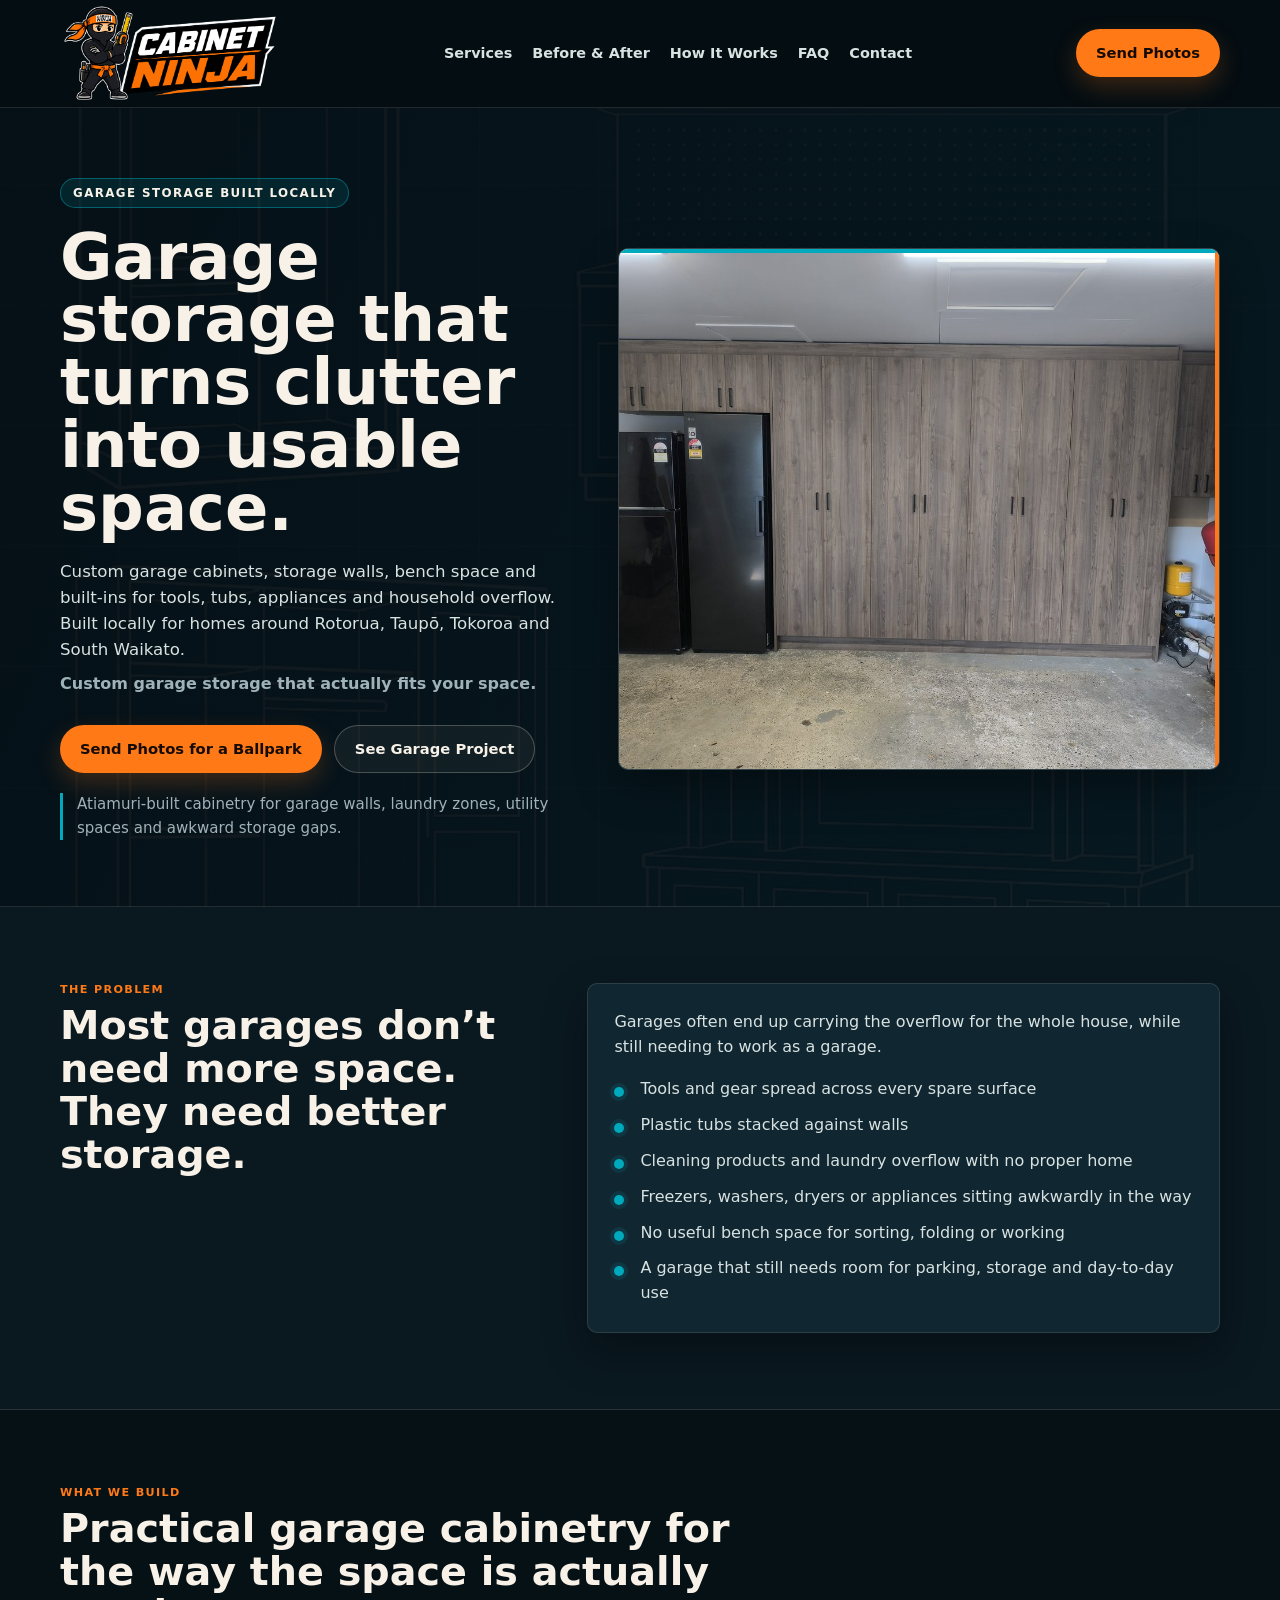
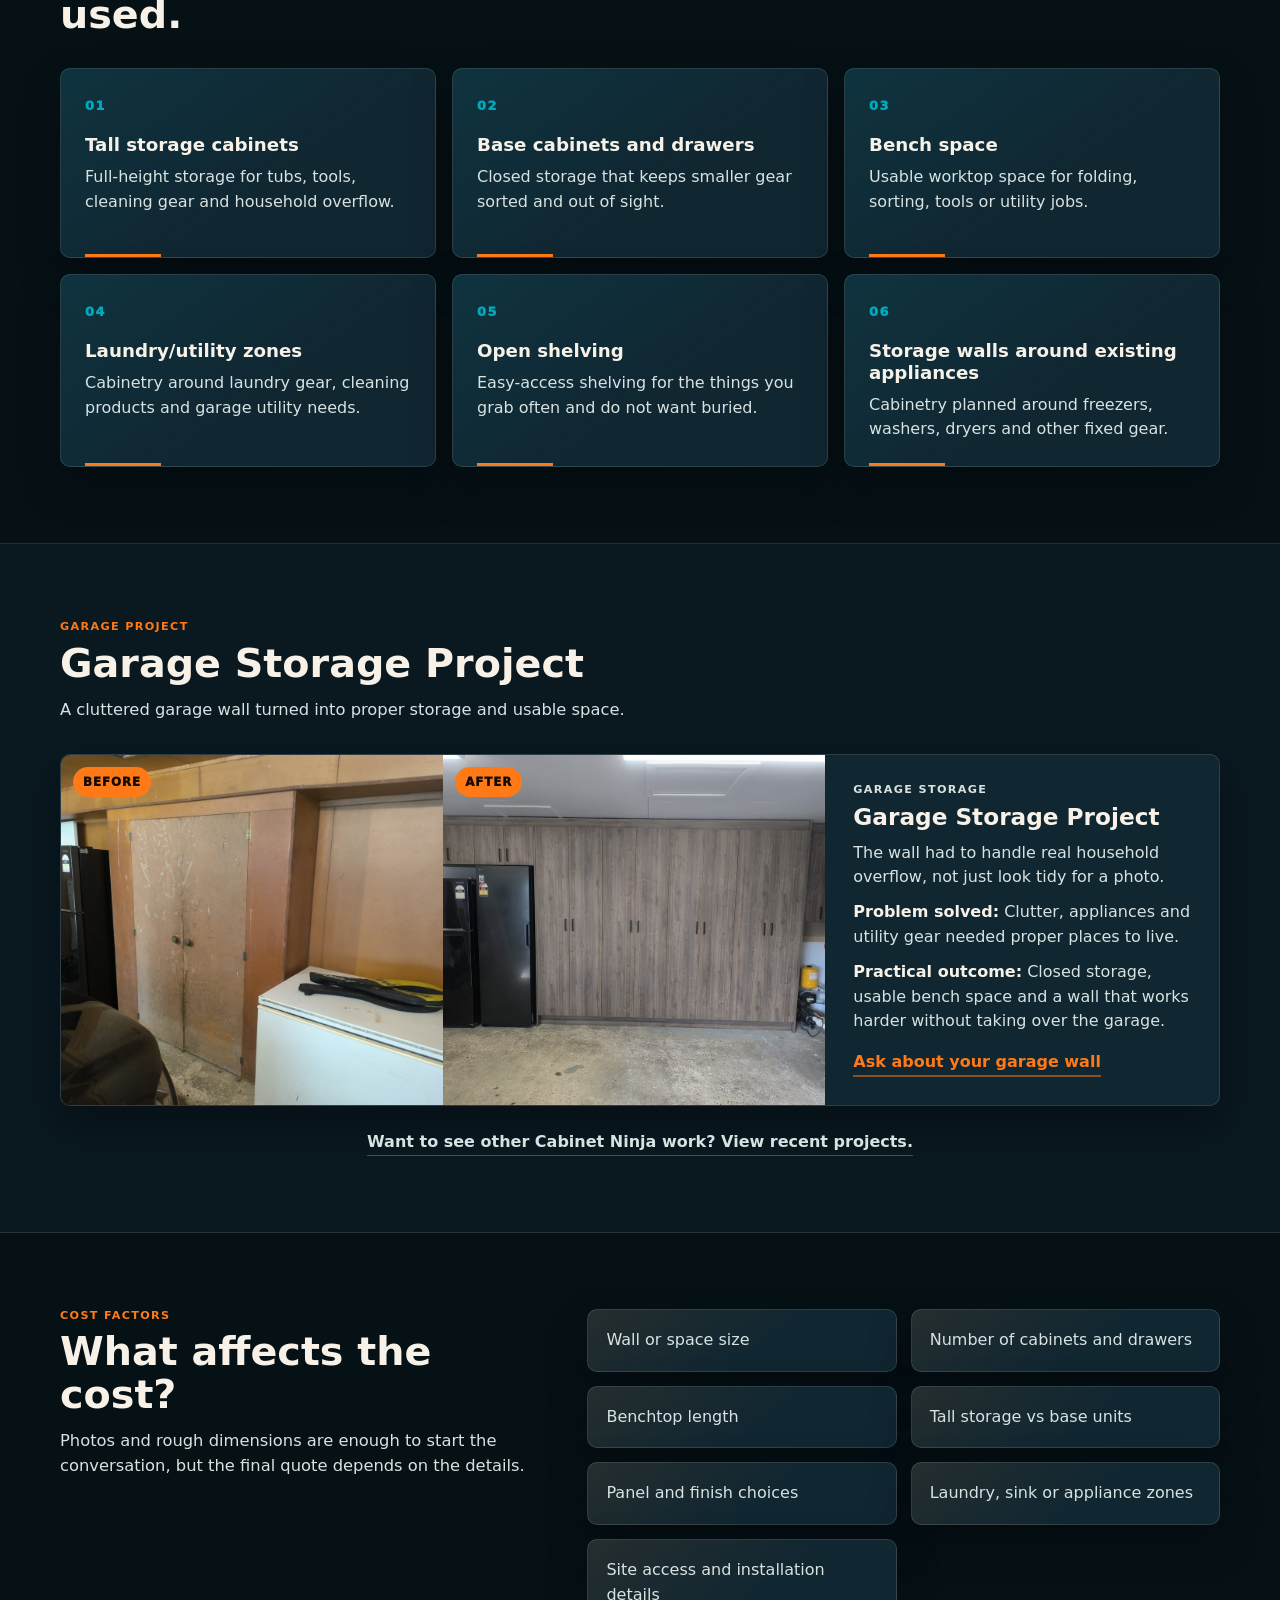
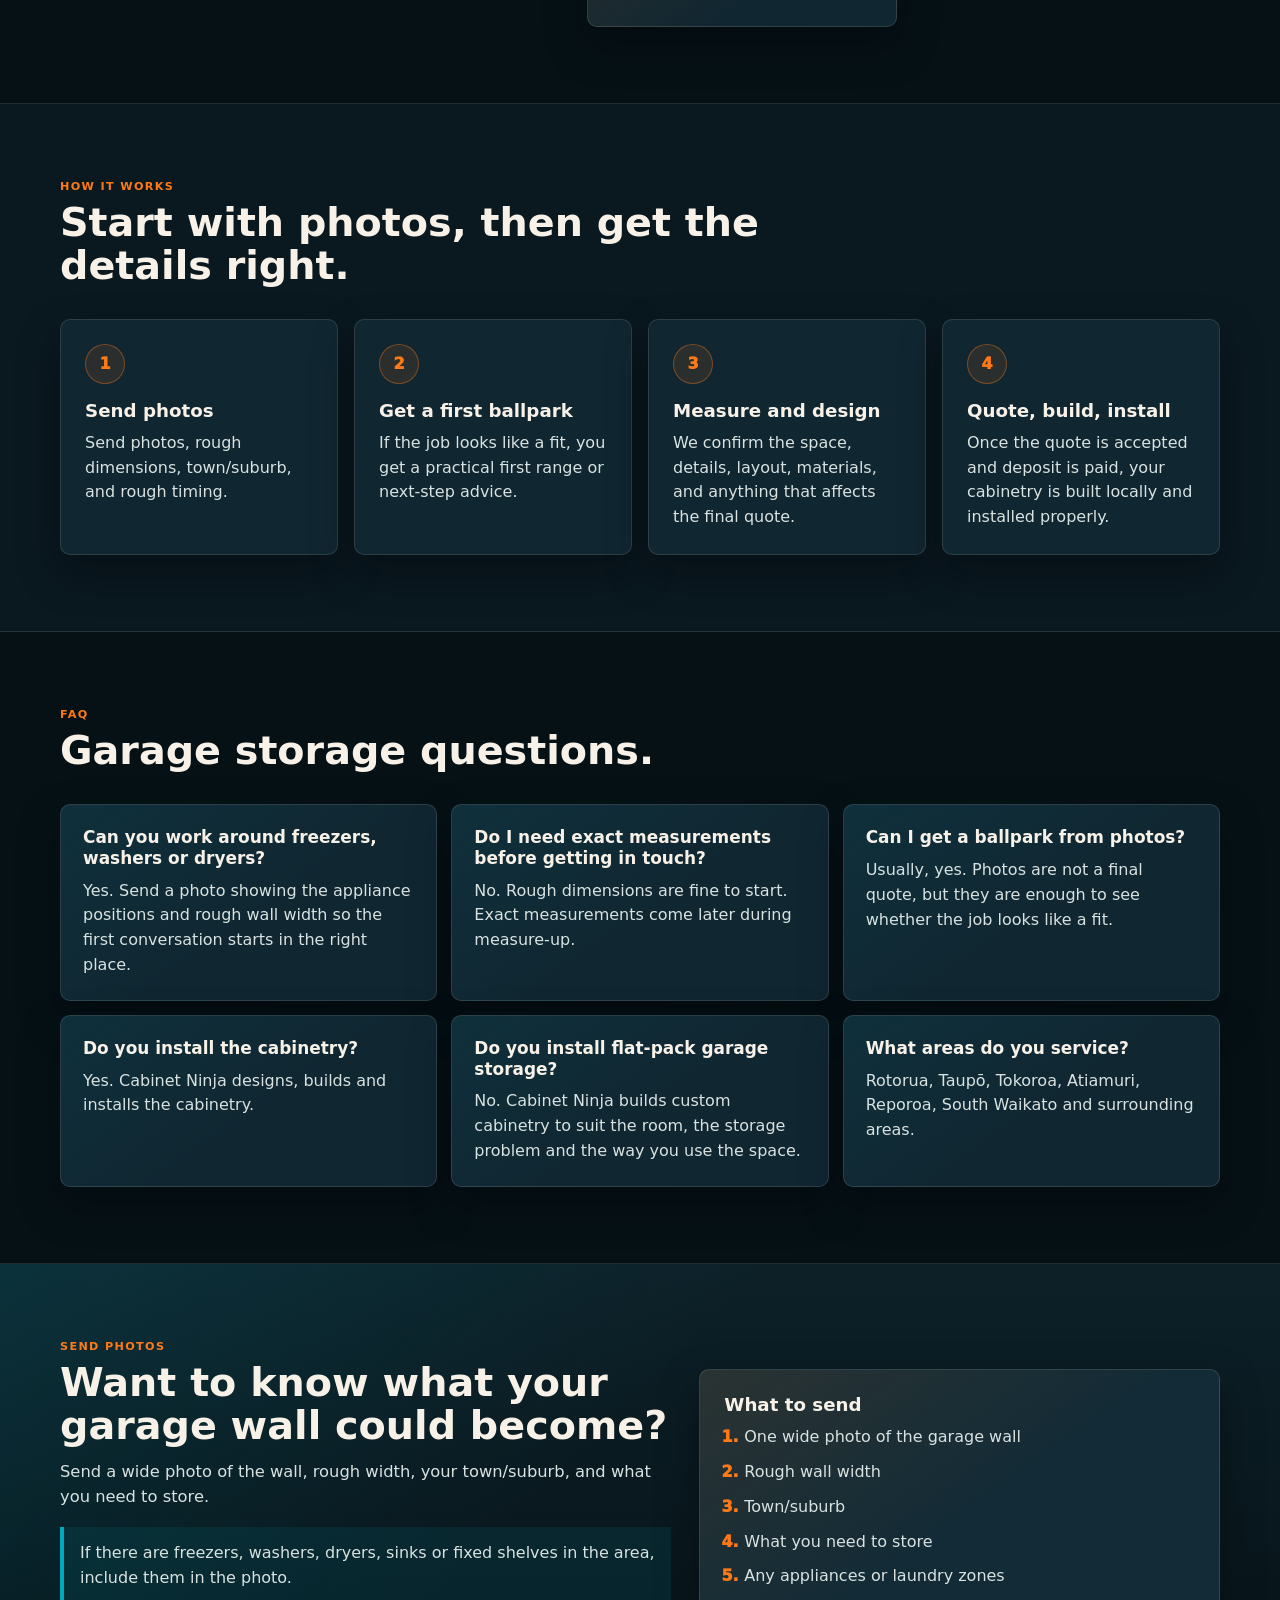
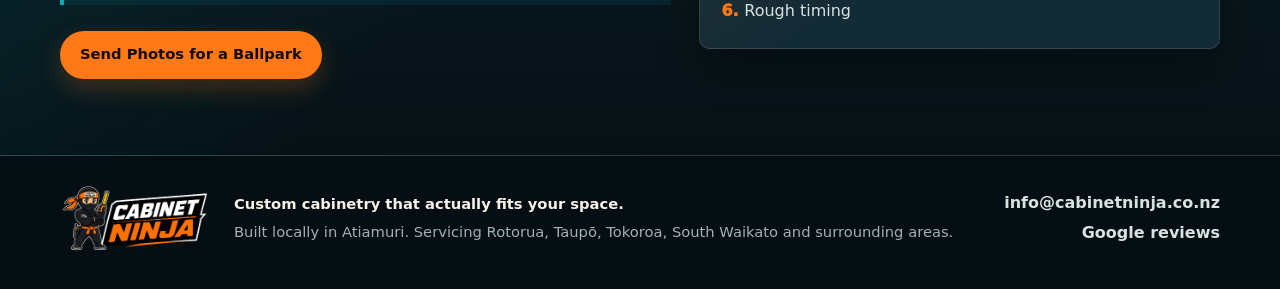
<file: garage-storage/index.html>
<!DOCTYPE html>
<html lang="en-NZ">
<head>
  <meta charset="UTF-8" />
  <meta
    name="viewport"
    content="width=device-width, initial-scale=1.0"
  />
  <title>Garage Storage Rotorua, Taupō &amp; South Waikato | Cabinet Ninja</title>
  <meta
    name="description"
    content="Custom garage cabinets, garage storage walls, bench space and laundry utility storage around Rotorua, Taupō, Tokoroa, Atiamuri, Reporoa and South Waikato. Send photos for a practical first ballpark."
  />
  <link rel="icon" type="image/svg+xml" href="../favicon.svg" />
  <link rel="icon" type="image/png" href="../img/4b Icon.png" />
  <link rel="apple-touch-icon" href="../img/4b Icon.png" />
  <link rel="stylesheet" href="../styles.css" />

  <!-- Google tag (gtag.js) -->
  <script async src="https://www.googletagmanager.com/gtag/js?id=G-3SF2MZD6NL"></script>
  <script>
    window.dataLayer = window.dataLayer || [];
    function gtag(){dataLayer.push(arguments);}
    gtag('js', new Date());
    gtag('config', 'G-3SF2MZD6NL');
  </script>
</head>
<body class="landing-page garage-page">
  <header class="site-header">
    <div class="container header-inner">
      <a href="../" class="logo" aria-label="Cabinet Ninja home">
        <picture>
          <source srcset="../img/optimized/cabinet-ninja-logo-dark.svg" type="image/svg+xml" />
          <img src="../img/7b Full Color For Dark Background.png" alt="Cabinet Ninja" width="700" height="339" decoding="async" />
        </picture>
      </a>

      <nav class="main-nav" aria-label="Primary navigation">
        <a href="../#services">Services</a>
        <a href="#garage-project">Before &amp; After</a>
        <a href="#process">How It Works</a>
        <a href="#faq">FAQ</a>
        <a href="#contact">Contact</a>
      </nav>

      <a href="#contact" class="header-cta">Send Photos</a>
    </div>
  </header>

  <main id="top">
    <section class="hero landing-hero">
      <div class="container hero-grid">
        <div class="hero-copy">
          <p class="eyebrow">Garage storage built locally</p>
          <h1>Garage storage that turns clutter into usable space.</h1>
          <p class="hero-text">
            Custom garage cabinets, storage walls, bench space and built-ins for tools, tubs, appliances and household overflow. Built locally for homes around Rotorua, Taupō, Tokoroa and South Waikato.
          </p>
          <p class="hero-support">Custom garage storage that actually fits your space.</p>

          <div class="hero-actions">
            <a href="#contact" class="btn btn-primary">Send Photos for a Ballpark</a>
            <a href="#garage-project" class="btn btn-secondary">See Garage Project</a>
          </div>

          <p class="trust-line">Atiamuri-built cabinetry for garage walls, laundry zones, utility spaces and awkward storage gaps.</p>
        </div>

        <figure class="hero-image-card">
          <picture>
            <source srcset="../img/optimized/garage-after-project.svg" type="image/svg+xml" />
            <img src="../img/karen garage after.jpg" alt="Finished garage storage wall with custom cabinets and bench space" class="hero-image image-garage-after" width="1200" height="900" fetchpriority="high" decoding="async" />
          </picture>
        </figure>
      </div>
    </section>

    <section class="section-dark-alt landing-section">
      <div class="container split-section">
        <div class="section-head">
          <p class="section-kicker">The Problem</p>
          <h2>Most garages don’t need more space. They need better storage.</h2>
        </div>

        <div class="plain-panel">
          <p>Garages often end up carrying the overflow for the whole house, while still needing to work as a garage.</p>
          <ul class="check-list">
            <li>Tools and gear spread across every spare surface</li>
            <li>Plastic tubs stacked against walls</li>
            <li>Cleaning products and laundry overflow with no proper home</li>
            <li>Freezers, washers, dryers or appliances sitting awkwardly in the way</li>
            <li>No useful bench space for sorting, folding or working</li>
            <li>A garage that still needs room for parking, storage and day-to-day use</li>
          </ul>
        </div>
      </div>
    </section>

    <section class="services section-dark" id="what-we-build">
      <div class="container">
        <div class="section-head">
          <p class="section-kicker">What We Build</p>
          <h2>Practical garage cabinetry for the way the space is actually used.</h2>
        </div>

        <div class="services-grid">
          <article class="service-card">
            <span class="service-mark">01</span>
            <h3>Tall storage cabinets</h3>
            <p>Full-height storage for tubs, tools, cleaning gear and household overflow.</p>
          </article>

          <article class="service-card">
            <span class="service-mark">02</span>
            <h3>Base cabinets and drawers</h3>
            <p>Closed storage that keeps smaller gear sorted and out of sight.</p>
          </article>

          <article class="service-card">
            <span class="service-mark">03</span>
            <h3>Bench space</h3>
            <p>Usable worktop space for folding, sorting, tools or utility jobs.</p>
          </article>

          <article class="service-card">
            <span class="service-mark">04</span>
            <h3>Laundry/utility zones</h3>
            <p>Cabinetry around laundry gear, cleaning products and garage utility needs.</p>
          </article>

          <article class="service-card">
            <span class="service-mark">05</span>
            <h3>Open shelving</h3>
            <p>Easy-access shelving for the things you grab often and do not want buried.</p>
          </article>

          <article class="service-card">
            <span class="service-mark">06</span>
            <h3>Storage walls around existing appliances</h3>
            <p>Cabinetry planned around freezers, washers, dryers and other fixed gear.</p>
          </article>
        </div>
      </div>
    </section>

    <section class="projects section-dark-alt" id="garage-project">
      <div class="container">
        <div class="section-head">
          <p class="section-kicker">Garage Project</p>
          <h2>Garage Storage Project</h2>
          <p class="section-text">A cluttered garage wall turned into proper storage and usable space.</p>
        </div>

        <article class="feature-project">
          <div class="before-after">
            <figure>
              <picture>
                <source srcset="../img/optimized/garage-before-project.svg" type="image/svg+xml" />
                <img src="../img/karen garage before.jpg" alt="Garage wall before custom Cabinet Ninja storage was installed" class="image-garage-before" width="1200" height="900" loading="lazy" decoding="async" />
              </picture>
              <figcaption>Before</figcaption>
            </figure>
            <figure>
              <picture>
                <source srcset="../img/optimized/garage-after-project.svg" type="image/svg+xml" />
                <img src="../img/karen garage after.jpg" alt="Garage wall after custom Cabinet Ninja storage was installed" class="image-garage-after" width="1200" height="900" loading="lazy" decoding="async" />
              </picture>
              <figcaption>After</figcaption>
            </figure>
          </div>

          <div class="project-copy">
            <p class="project-label">Garage storage</p>
            <h3>Garage Storage Project</h3>
            <p>The wall had to handle real household overflow, not just look tidy for a photo.</p>
            <p><strong>Problem solved:</strong> Clutter, appliances and utility gear needed proper places to live.</p>
            <p><strong>Practical outcome:</strong> Closed storage, usable bench space and a wall that works harder without taking over the garage.</p>
            <a href="#contact">Ask about your garage wall</a>
          </div>
        </article>

        <div class="section-cta-row subtle-link-row">
          <a href="../#projects">Want to see other Cabinet Ninja work? View recent projects.</a>
        </div>
      </div>
    </section>

    <section class="section-dark landing-section" id="price-factors">
      <div class="container split-section">
        <div class="section-head">
          <p class="section-kicker">Cost Factors</p>
          <h2>What affects the cost?</h2>
          <p class="section-text">Photos and rough dimensions are enough to start the conversation, but the final quote depends on the details.</p>
        </div>

        <div class="factor-grid">
          <article>Wall or space size</article>
          <article>Number of cabinets and drawers</article>
          <article>Benchtop length</article>
          <article>Tall storage vs base units</article>
          <article>Panel and finish choices</article>
          <article>Laundry, sink or appliance zones</article>
          <article>Site access and installation details</article>
        </div>
      </div>
    </section>

    <section class="process section-dark-alt" id="process">
      <div class="container">
        <div class="section-head">
          <p class="section-kicker">How It Works</p>
          <h2>Start with photos, then get the details right.</h2>
        </div>

        <div class="process-grid">
          <div class="process-step">
            <span>1</span>
            <h3>Send photos</h3>
            <p>Send photos, rough dimensions, town/suburb, and rough timing.</p>
          </div>

          <div class="process-step">
            <span>2</span>
            <h3>Get a first ballpark</h3>
            <p>If the job looks like a fit, you get a practical first range or next-step advice.</p>
          </div>

          <div class="process-step">
            <span>3</span>
            <h3>Measure and design</h3>
            <p>We confirm the space, details, layout, materials, and anything that affects the final quote.</p>
          </div>

          <div class="process-step">
            <span>4</span>
            <h3>Quote, build, install</h3>
            <p>Once the quote is accepted and deposit is paid, your cabinetry is built locally and installed properly.</p>
          </div>
        </div>
      </div>
    </section>

    <section class="section-dark faq-section" id="faq">
      <div class="container">
        <div class="section-head">
          <p class="section-kicker">FAQ</p>
          <h2>Garage storage questions.</h2>
        </div>

        <div class="faq-grid">
          <article>
            <h3>Can you work around freezers, washers or dryers?</h3>
            <p>Yes. Send a photo showing the appliance positions and rough wall width so the first conversation starts in the right place.</p>
          </article>

          <article>
            <h3>Do I need exact measurements before getting in touch?</h3>
            <p>No. Rough dimensions are fine to start. Exact measurements come later during measure-up.</p>
          </article>

          <article>
            <h3>Can I get a ballpark from photos?</h3>
            <p>Usually, yes. Photos are not a final quote, but they are enough to see whether the job looks like a fit.</p>
          </article>

          <article>
            <h3>Do you install the cabinetry?</h3>
            <p>Yes. Cabinet Ninja designs, builds and installs the cabinetry.</p>
          </article>

          <article>
            <h3>Do you install flat-pack garage storage?</h3>
            <p>No. Cabinet Ninja builds custom cabinetry to suit the room, the storage problem and the way you use the space.</p>
          </article>

          <article>
            <h3>What areas do you service?</h3>
            <p>Rotorua, Taupō, Tokoroa, Atiamuri, Reporoa, South Waikato and surrounding areas.</p>
          </article>
        </div>
      </div>
    </section>

    <section class="cta section-cta" id="contact">
      <div class="container cta-inner">
        <div class="cta-copy">
          <p class="section-kicker">Send Photos</p>
          <h2>Want to know what your garage wall could become?</h2>
          <p class="section-text">
            Send a wide photo of the wall, rough width, your town/suburb, and what you need to store.
          </p>
          <p class="microcopy">
            If there are freezers, washers, dryers, sinks or fixed shelves in the area, include them in the photo.
          </p>
          <a href="mailto:info@cabinetninja.co.nz?subject=Cabinet%20Ninja%20Garage%20Storage%20Ballpark%20Request&amp;body=Hi%20Cabinet%20Ninja%2C%0D%0A%0D%0ATown%2Fsuburb%3A%0D%0AGarage%20wall%20rough%20width%3A%0D%0AWhat%20I%20need%20to%20store%3A%0D%0AAppliances%20or%20laundry%20zones%3A%0D%0ATiming%3A%0D%0ABudget%20comfort%20range%3A%0D%0ANotes%3A%0D%0A%0D%0AI%20have%20attached%20photos%20of%20the%20garage%20space." class="btn btn-primary">
            Send Photos for a Ballpark
          </a>
        </div>

        <div class="cta-box">
          <h3>What to send</h3>
          <ol>
            <li>One wide photo of the garage wall</li>
            <li>Rough wall width</li>
            <li>Town/suburb</li>
            <li>What you need to store</li>
            <li>Any appliances or laundry zones</li>
            <li>Rough timing</li>
          </ol>
        </div>
      </div>
    </section>
  </main>

  <footer class="site-footer">
    <div class="container footer-grid">
      <a href="../" class="footer-logo" aria-label="Cabinet Ninja home">
        <picture>
          <source srcset="../img/optimized/cabinet-ninja-logo-dark.svg" type="image/svg+xml" />
          <img src="../img/7b Full Color For Dark Background.png" alt="Cabinet Ninja" width="700" height="339" loading="lazy" decoding="async" />
        </picture>
      </a>

      <div class="footer-copy">
        <strong>Custom cabinetry that actually fits your space.</strong>
        <span>Built locally in Atiamuri. Servicing Rotorua, Taupō, Tokoroa, South Waikato and surrounding areas.</span>
      </div>

      <div class="footer-links">
        <a href="mailto:info@cabinetninja.co.nz">info@cabinetninja.co.nz</a>
        <a href="https://g.page/r/CVq0zs7loQWIEBM/review">Google reviews</a>
      </div>
    </div>
  </footer>
</body>
</html>
</file>
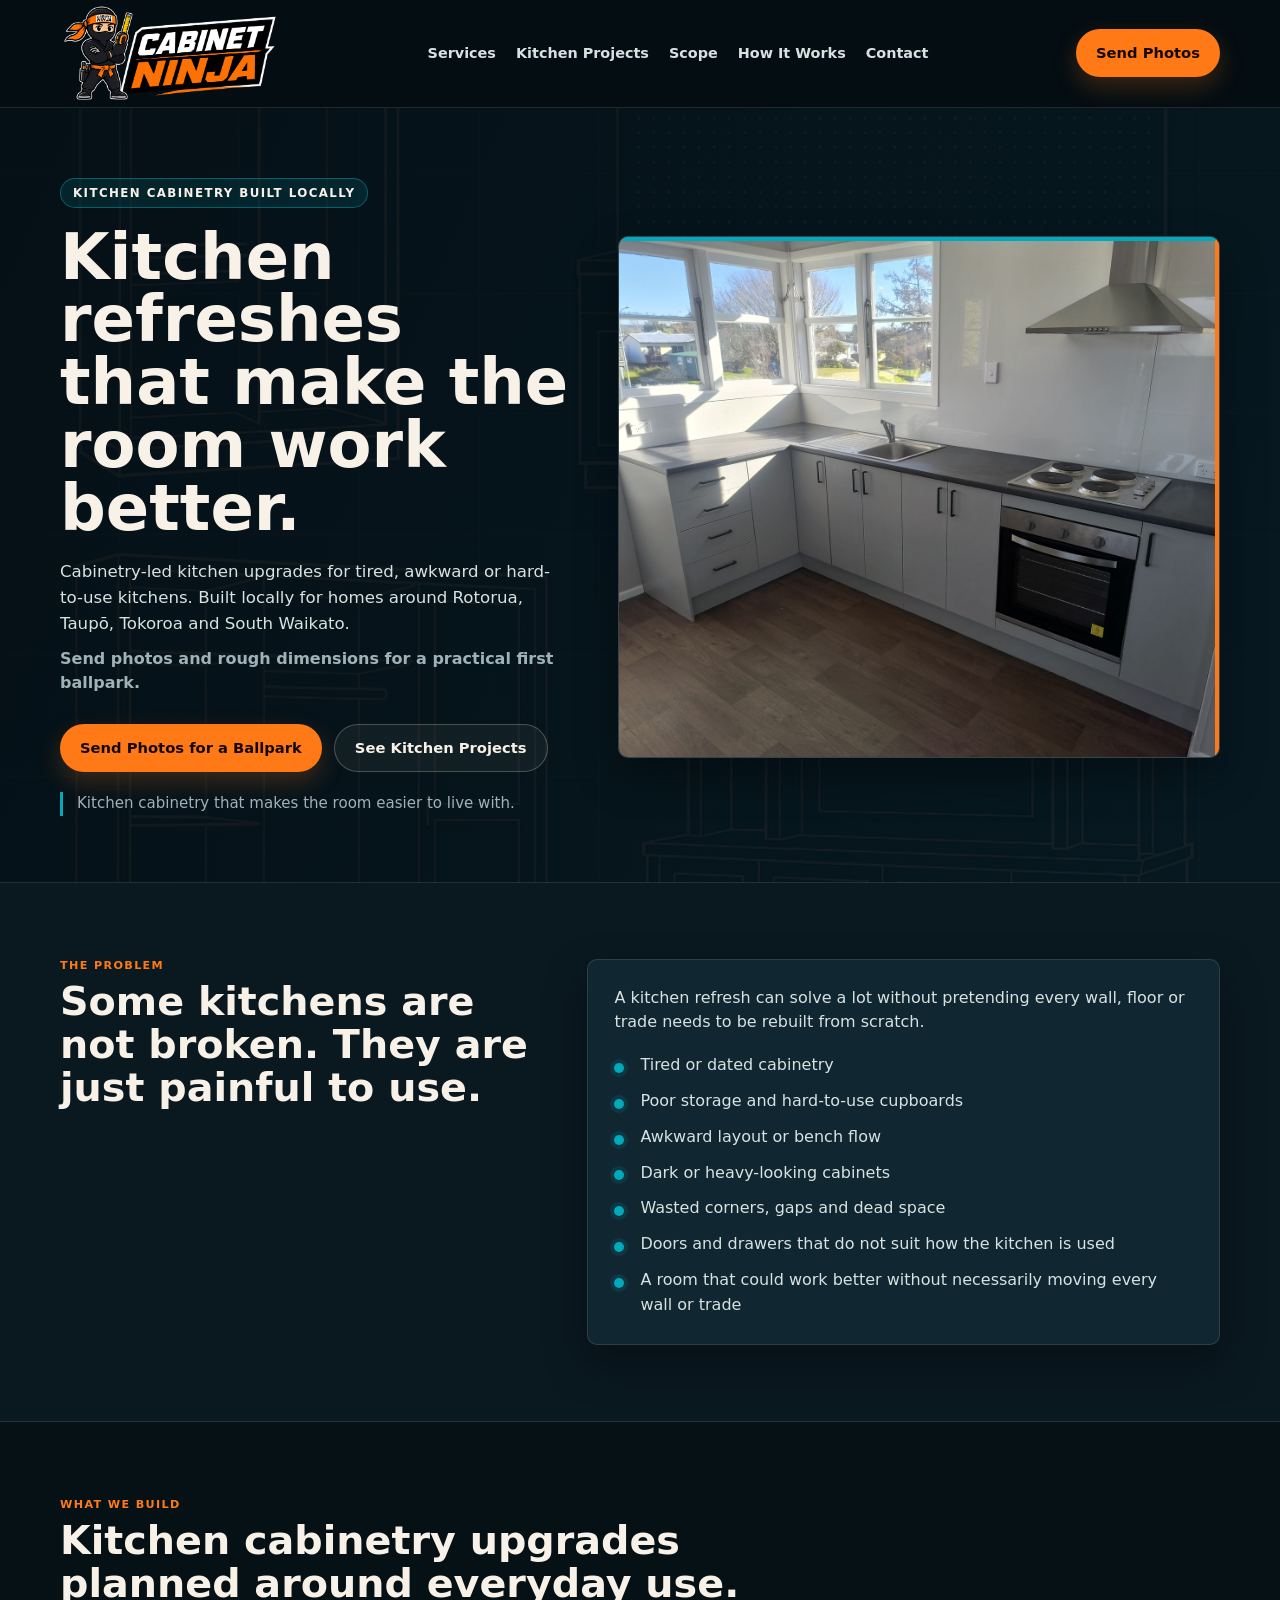
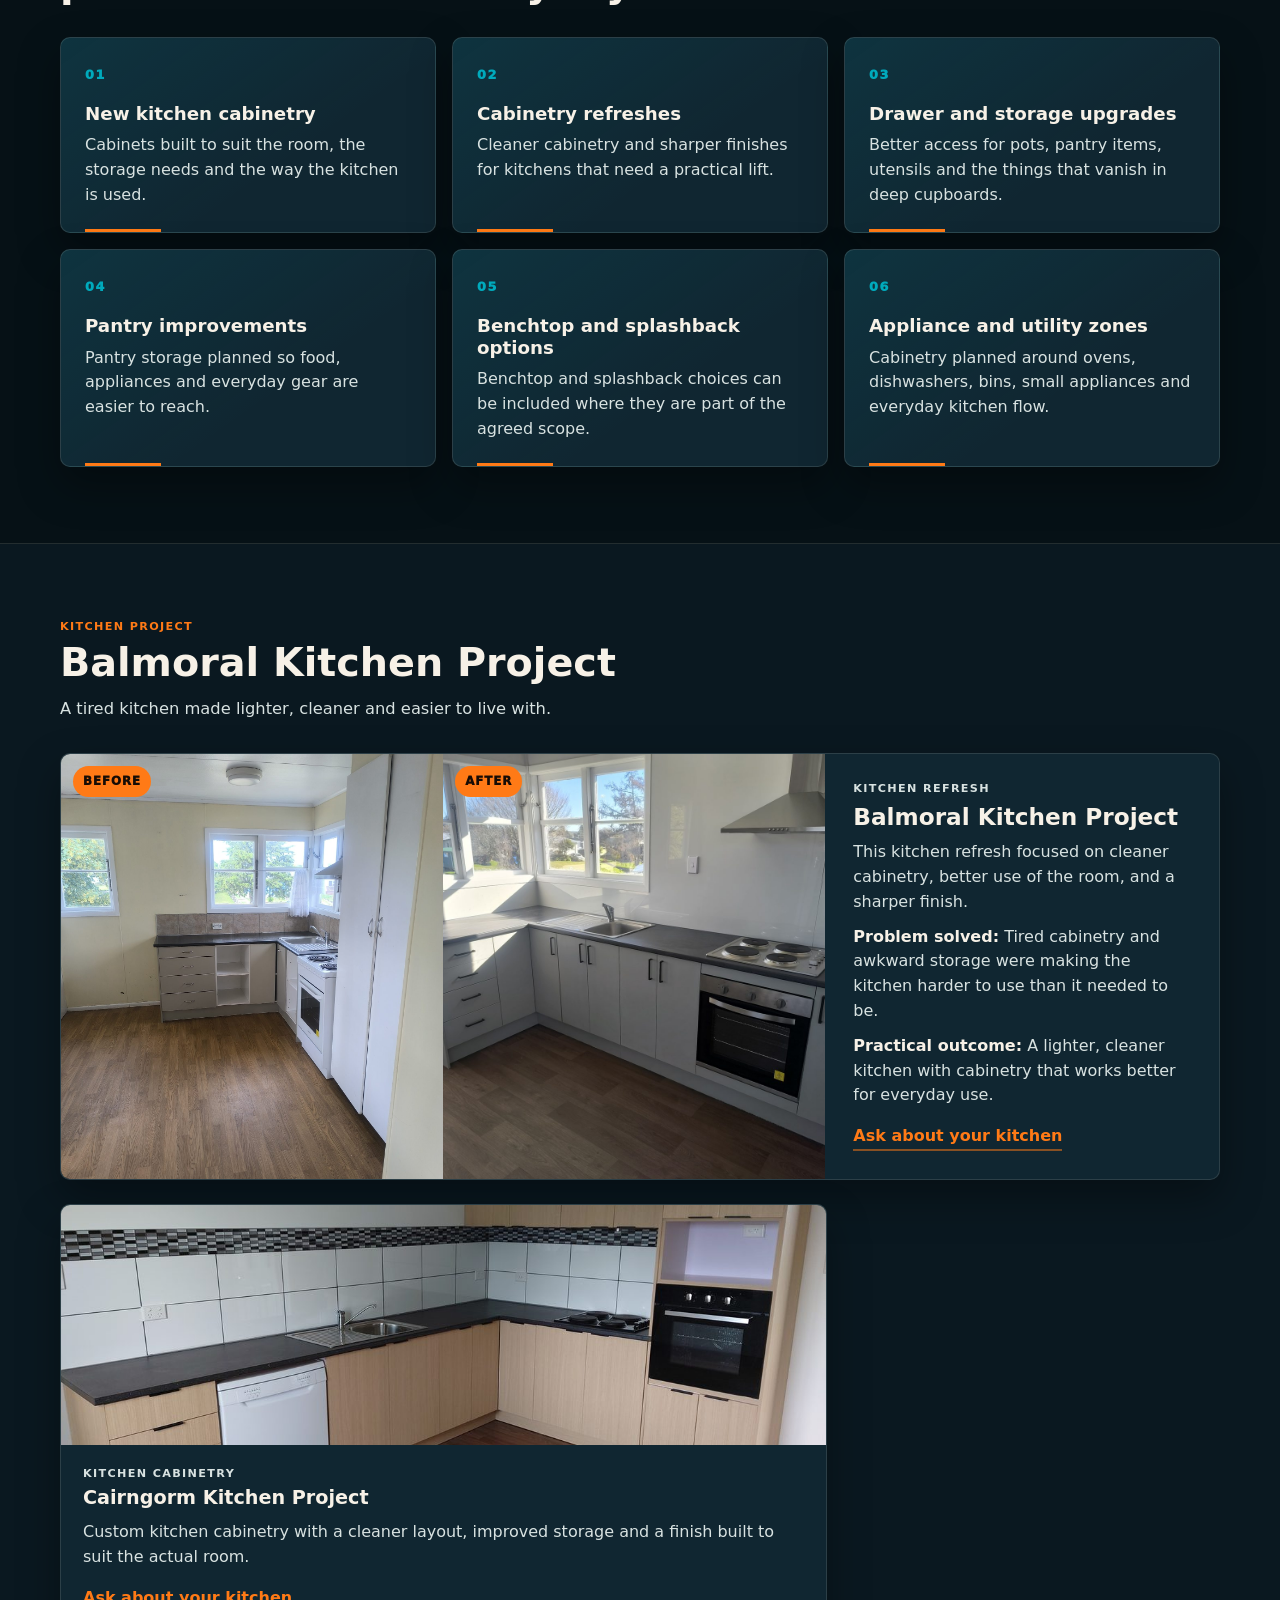
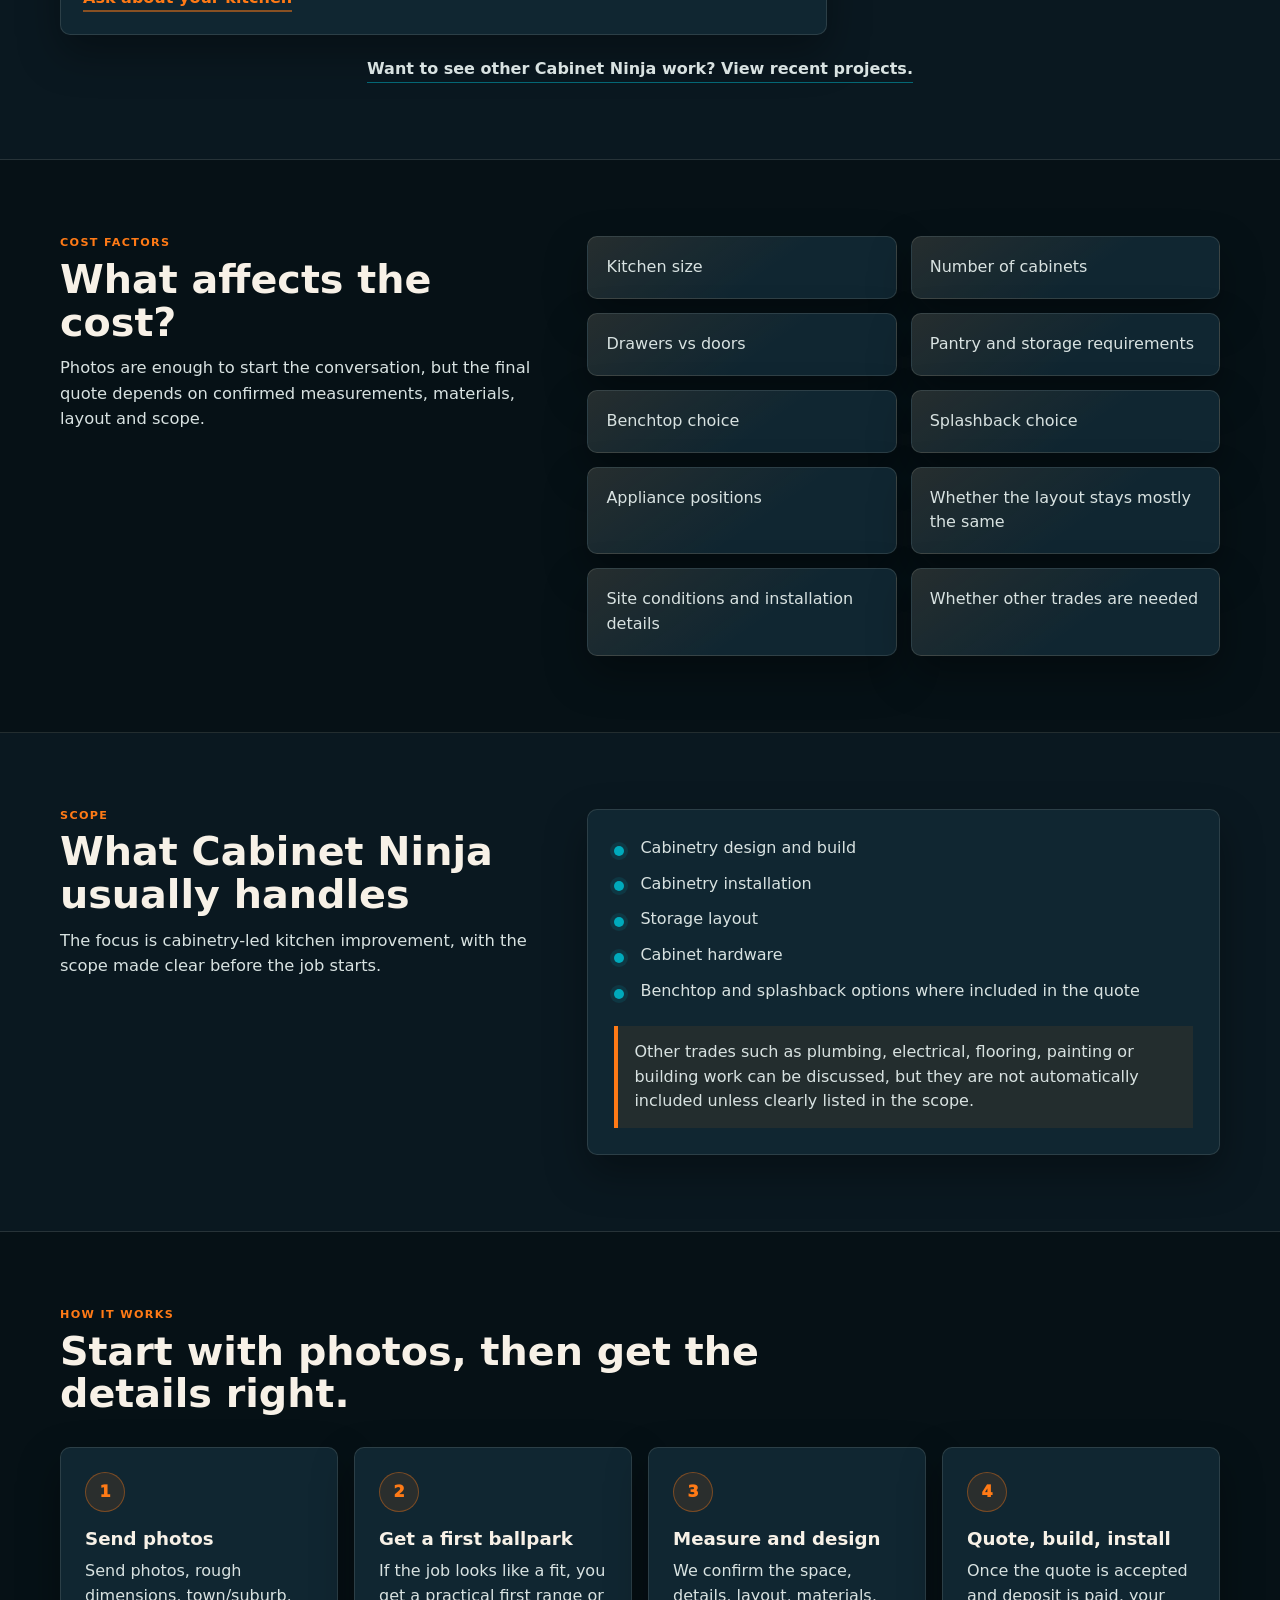
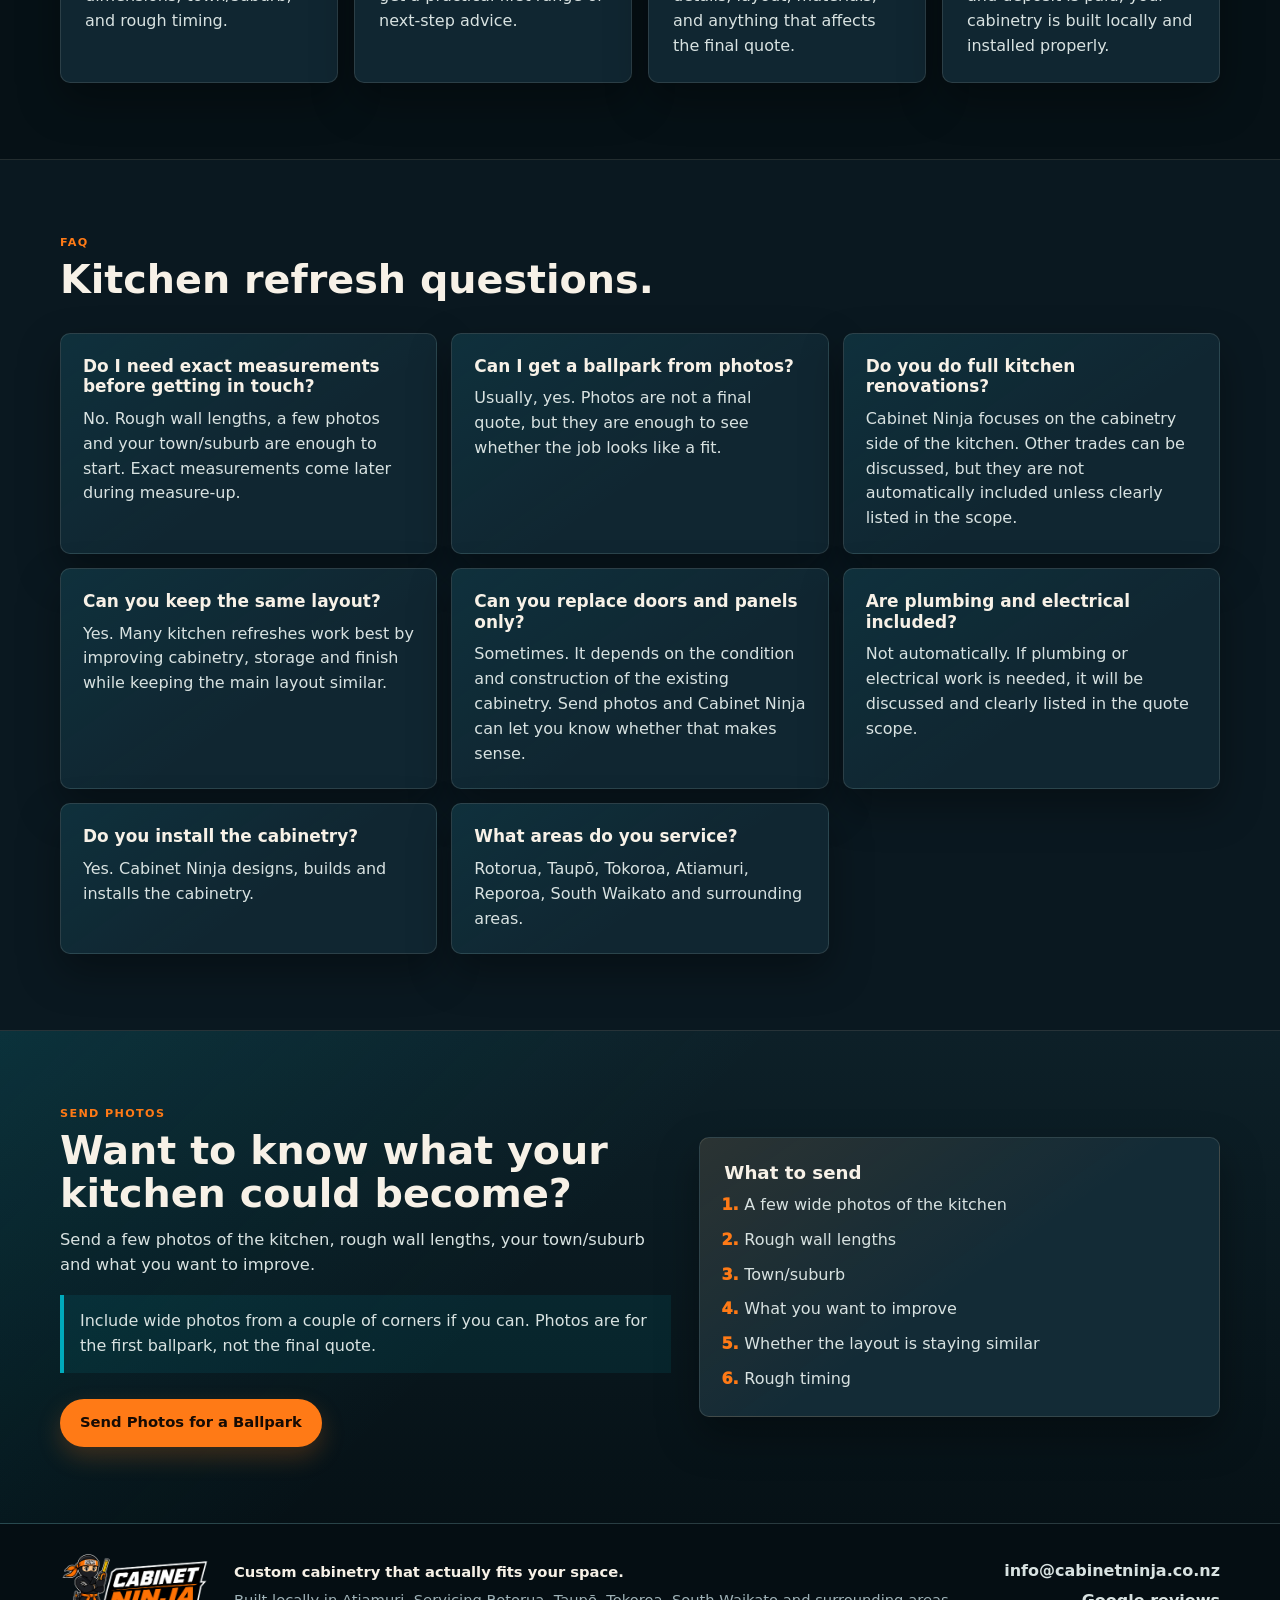
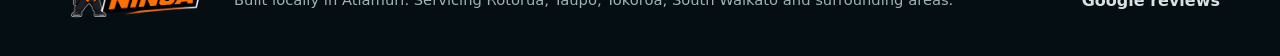
<file: kitchen-refreshes/index.html>
<!DOCTYPE html>
<html lang="en-NZ">
<head>
  <meta charset="UTF-8" />
  <meta
    name="viewport"
    content="width=device-width, initial-scale=1.0"
  />
  <title>Kitchen Refreshes Rotorua, Taupō &amp; South Waikato | Cabinet Ninja</title>
  <meta
    name="description"
    content="Cabinetry-led kitchen refreshes and kitchen cabinetry upgrades around Rotorua, Taupō, Tokoroa, Atiamuri, Reporoa and South Waikato. Send photos for a practical first ballpark."
  />
  <link rel="icon" type="image/svg+xml" href="../favicon.svg" />
  <link rel="icon" type="image/png" href="../img/4b Icon.png" />
  <link rel="apple-touch-icon" href="../img/4b Icon.png" />
  <link rel="stylesheet" href="../styles.css" />

  <!-- Google tag (gtag.js) -->
  <script async src="https://www.googletagmanager.com/gtag/js?id=G-3SF2MZD6NL"></script>
  <script>
    window.dataLayer = window.dataLayer || [];
    function gtag(){dataLayer.push(arguments);}
    gtag('js', new Date());
    gtag('config', 'G-3SF2MZD6NL');
  </script>
</head>
<body class="landing-page kitchen-page">
  <header class="site-header">
    <div class="container header-inner">
      <a href="../" class="logo" aria-label="Cabinet Ninja home">
        <picture>
          <source srcset="../img/optimized/cabinet-ninja-logo-dark.svg" type="image/svg+xml" />
          <img src="../img/7b Full Color For Dark Background.png" alt="Cabinet Ninja" width="700" height="339" decoding="async" />
        </picture>
      </a>

      <nav class="main-nav" aria-label="Primary navigation">
        <a href="../#services">Services</a>
        <a href="#kitchen-projects">Kitchen Projects</a>
        <a href="#scope">Scope</a>
        <a href="#process">How It Works</a>
        <a href="#contact">Contact</a>
      </nav>

      <a href="#contact" class="header-cta">Send Photos</a>
    </div>
  </header>

  <main id="top">
    <section class="hero landing-hero">
      <div class="container hero-grid">
        <div class="hero-copy">
          <p class="eyebrow">Kitchen cabinetry built locally</p>
          <h1>Kitchen refreshes that make the room work better.</h1>
          <p class="hero-text">
            Cabinetry-led kitchen upgrades for tired, awkward or hard-to-use kitchens. Built locally for homes around Rotorua, Taupō, Tokoroa and South Waikato.
          </p>
          <p class="hero-support">Send photos and rough dimensions for a practical first ballpark.</p>

          <div class="hero-actions">
            <a href="#contact" class="btn btn-primary">Send Photos for a Ballpark</a>
            <a href="#kitchen-projects" class="btn btn-secondary">See Kitchen Projects</a>
          </div>

          <p class="trust-line">Kitchen cabinetry that makes the room easier to live with.</p>
        </div>

        <figure class="hero-image-card">
          <picture>
            <source srcset="../img/optimized/balmoral-kitchen-after-hero.svg" type="image/svg+xml" />
            <img src="../img/220 balmoral kitchen after.jpg" alt="Finished kitchen cabinetry refresh by Cabinet Ninja" class="hero-image image-balmoral-after" width="1600" height="1200" fetchpriority="high" decoding="async" />
          </picture>
        </figure>
      </div>
    </section>

    <section class="section-dark-alt landing-section">
      <div class="container split-section">
        <div class="section-head">
          <p class="section-kicker">The Problem</p>
          <h2>Some kitchens are not broken. They are just painful to use.</h2>
        </div>

        <div class="plain-panel">
          <p>A kitchen refresh can solve a lot without pretending every wall, floor or trade needs to be rebuilt from scratch.</p>
          <ul class="check-list">
            <li>Tired or dated cabinetry</li>
            <li>Poor storage and hard-to-use cupboards</li>
            <li>Awkward layout or bench flow</li>
            <li>Dark or heavy-looking cabinets</li>
            <li>Wasted corners, gaps and dead space</li>
            <li>Doors and drawers that do not suit how the kitchen is used</li>
            <li>A room that could work better without necessarily moving every wall or trade</li>
          </ul>
        </div>
      </div>
    </section>

    <section class="services section-dark" id="what-we-build">
      <div class="container">
        <div class="section-head">
          <p class="section-kicker">What We Build</p>
          <h2>Kitchen cabinetry upgrades planned around everyday use.</h2>
        </div>

        <div class="services-grid">
          <article class="service-card">
            <span class="service-mark">01</span>
            <h3>New kitchen cabinetry</h3>
            <p>Cabinets built to suit the room, the storage needs and the way the kitchen is used.</p>
          </article>

          <article class="service-card">
            <span class="service-mark">02</span>
            <h3>Cabinetry refreshes</h3>
            <p>Cleaner cabinetry and sharper finishes for kitchens that need a practical lift.</p>
          </article>

          <article class="service-card">
            <span class="service-mark">03</span>
            <h3>Drawer and storage upgrades</h3>
            <p>Better access for pots, pantry items, utensils and the things that vanish in deep cupboards.</p>
          </article>

          <article class="service-card">
            <span class="service-mark">04</span>
            <h3>Pantry improvements</h3>
            <p>Pantry storage planned so food, appliances and everyday gear are easier to reach.</p>
          </article>

          <article class="service-card">
            <span class="service-mark">05</span>
            <h3>Benchtop and splashback options</h3>
            <p>Benchtop and splashback choices can be included where they are part of the agreed scope.</p>
          </article>

          <article class="service-card">
            <span class="service-mark">06</span>
            <h3>Appliance and utility zones</h3>
            <p>Cabinetry planned around ovens, dishwashers, bins, small appliances and everyday kitchen flow.</p>
          </article>
        </div>
      </div>
    </section>

    <section class="projects section-dark-alt" id="kitchen-projects">
      <div class="container">
        <div class="section-head">
          <p class="section-kicker">Kitchen Project</p>
          <h2>Balmoral Kitchen Project</h2>
          <p class="section-text">A tired kitchen made lighter, cleaner and easier to live with.</p>
        </div>

        <article class="feature-project">
          <div class="before-after">
            <figure>
              <picture>
                <source srcset="../img/optimized/balmoral-kitchen-before-project.svg" type="image/svg+xml" />
                <img src="../img/220 balmoral kitchen before 2.jpg" alt="Kitchen before Cabinet Ninja cabinetry refresh" class="image-balmoral-before" width="1400" height="1867" loading="lazy" decoding="async" />
              </picture>
              <figcaption>Before</figcaption>
            </figure>
            <figure>
              <picture>
                <source srcset="../img/optimized/balmoral-kitchen-after-project.svg" type="image/svg+xml" />
                <img src="../img/220 balmoral kitchen after.jpg" alt="Kitchen after Cabinet Ninja cabinetry refresh" class="image-balmoral-after" width="1400" height="1050" loading="lazy" decoding="async" />
              </picture>
              <figcaption>After</figcaption>
            </figure>
          </div>

          <div class="project-copy">
            <p class="project-label">Kitchen refresh</p>
            <h3>Balmoral Kitchen Project</h3>
            <p>This kitchen refresh focused on cleaner cabinetry, better use of the room, and a sharper finish.</p>
            <p><strong>Problem solved:</strong> Tired cabinetry and awkward storage were making the kitchen harder to use than it needed to be.</p>
            <p><strong>Practical outcome:</strong> A lighter, cleaner kitchen with cabinetry that works better for everyday use.</p>
            <a href="#contact">Ask about your kitchen</a>
          </div>
        </article>

        <div class="projects-grid">
          <article class="project-card project-card-wide">
            <picture>
              <source srcset="../img/optimized/cairngorm-kitchen-after-card.svg" type="image/svg+xml" />
              <img src="../img/Cairngorm Kitchen after.jpeg" alt="Finished Cairngorm kitchen cabinetry by Cabinet Ninja" class="image-cairngorm-after" width="1100" height="825" loading="lazy" decoding="async" />
            </picture>
            <div class="project-copy">
              <p class="project-label">Kitchen cabinetry</p>
              <h3>Cairngorm Kitchen Project</h3>
              <p>Custom kitchen cabinetry with a cleaner layout, improved storage and a finish built to suit the actual room.</p>
              <a href="#contact">Ask about your kitchen</a>
            </div>
          </article>
        </div>

        <div class="section-cta-row subtle-link-row">
          <a href="../#projects">Want to see other Cabinet Ninja work? View recent projects.</a>
        </div>
      </div>
    </section>

    <section class="section-dark landing-section" id="cost-factors">
      <div class="container split-section">
        <div class="section-head">
          <p class="section-kicker">Cost Factors</p>
          <h2>What affects the cost?</h2>
          <p class="section-text">Photos are enough to start the conversation, but the final quote depends on confirmed measurements, materials, layout and scope.</p>
        </div>

        <div class="factor-grid">
          <article>Kitchen size</article>
          <article>Number of cabinets</article>
          <article>Drawers vs doors</article>
          <article>Pantry and storage requirements</article>
          <article>Benchtop choice</article>
          <article>Splashback choice</article>
          <article>Appliance positions</article>
          <article>Whether the layout stays mostly the same</article>
          <article>Site conditions and installation details</article>
          <article>Whether other trades are needed</article>
        </div>
      </div>
    </section>

    <section class="section-dark-alt landing-section" id="scope">
      <div class="container split-section">
        <div class="section-head">
          <p class="section-kicker">Scope</p>
          <h2>What Cabinet Ninja usually handles</h2>
          <p class="section-text">The focus is cabinetry-led kitchen improvement, with the scope made clear before the job starts.</p>
        </div>

        <div class="plain-panel">
          <ul class="check-list">
            <li>Cabinetry design and build</li>
            <li>Cabinetry installation</li>
            <li>Storage layout</li>
            <li>Cabinet hardware</li>
            <li>Benchtop and splashback options where included in the quote</li>
          </ul>
          <p class="scope-note" style="margin: 22px 0 0; padding: 14px 16px; border-left: 4px solid var(--orange); background: rgba(255, 122, 22, 0.08);">Other trades such as plumbing, electrical, flooring, painting or building work can be discussed, but they are not automatically included unless clearly listed in the scope.</p>
        </div>
      </div>
    </section>

    <section class="process section-dark" id="process">
      <div class="container">
        <div class="section-head">
          <p class="section-kicker">How It Works</p>
          <h2>Start with photos, then get the details right.</h2>
        </div>

        <div class="process-grid">
          <div class="process-step">
            <span>1</span>
            <h3>Send photos</h3>
            <p>Send photos, rough dimensions, town/suburb, and rough timing.</p>
          </div>

          <div class="process-step">
            <span>2</span>
            <h3>Get a first ballpark</h3>
            <p>If the job looks like a fit, you get a practical first range or next-step advice.</p>
          </div>

          <div class="process-step">
            <span>3</span>
            <h3>Measure and design</h3>
            <p>We confirm the space, details, layout, materials, and anything that affects the final quote.</p>
          </div>

          <div class="process-step">
            <span>4</span>
            <h3>Quote, build, install</h3>
            <p>Once the quote is accepted and deposit is paid, your cabinetry is built locally and installed properly.</p>
          </div>
        </div>
      </div>
    </section>

    <section class="section-dark-alt faq-section" id="faq">
      <div class="container">
        <div class="section-head">
          <p class="section-kicker">FAQ</p>
          <h2>Kitchen refresh questions.</h2>
        </div>

        <div class="faq-grid">
          <article>
            <h3>Do I need exact measurements before getting in touch?</h3>
            <p>No. Rough wall lengths, a few photos and your town/suburb are enough to start. Exact measurements come later during measure-up.</p>
          </article>

          <article>
            <h3>Can I get a ballpark from photos?</h3>
            <p>Usually, yes. Photos are not a final quote, but they are enough to see whether the job looks like a fit.</p>
          </article>

          <article>
            <h3>Do you do full kitchen renovations?</h3>
            <p>Cabinet Ninja focuses on the cabinetry side of the kitchen. Other trades can be discussed, but they are not automatically included unless clearly listed in the scope.</p>
          </article>

          <article>
            <h3>Can you keep the same layout?</h3>
            <p>Yes. Many kitchen refreshes work best by improving cabinetry, storage and finish while keeping the main layout similar.</p>
          </article>

          <article>
            <h3>Can you replace doors and panels only?</h3>
            <p>Sometimes. It depends on the condition and construction of the existing cabinetry. Send photos and Cabinet Ninja can let you know whether that makes sense.</p>
          </article>

          <article>
            <h3>Are plumbing and electrical included?</h3>
            <p>Not automatically. If plumbing or electrical work is needed, it will be discussed and clearly listed in the quote scope.</p>
          </article>

          <article>
            <h3>Do you install the cabinetry?</h3>
            <p>Yes. Cabinet Ninja designs, builds and installs the cabinetry.</p>
          </article>

          <article>
            <h3>What areas do you service?</h3>
            <p>Rotorua, Taupō, Tokoroa, Atiamuri, Reporoa, South Waikato and surrounding areas.</p>
          </article>
        </div>
      </div>
    </section>

    <section class="cta section-cta" id="contact">
      <div class="container cta-inner">
        <div class="cta-copy">
          <p class="section-kicker">Send Photos</p>
          <h2>Want to know what your kitchen could become?</h2>
          <p class="section-text">
            Send a few photos of the kitchen, rough wall lengths, your town/suburb and what you want to improve.
          </p>
          <p class="microcopy">
            Include wide photos from a couple of corners if you can. Photos are for the first ballpark, not the final quote.
          </p>
          <a href="mailto:info@cabinetninja.co.nz?subject=Cabinet%20Ninja%20Kitchen%20Refresh%20Ballpark%20Request&amp;body=Hi%20Cabinet%20Ninja%2C%0D%0A%0D%0ATown%2Fsuburb%3A%0D%0AKitchen%20rough%20wall%20lengths%3A%0D%0AWhat%20I%20want%20to%20improve%3A%0D%0AExisting%20layout%20staying%20similar%3F%3A%0D%0ABenchtop%2Fsplashback%20needed%3F%3A%0D%0ATiming%3A%0D%0ABudget%20comfort%20range%3A%0D%0ANotes%3A%0D%0A%0D%0AI%20have%20attached%20photos%20of%20the%20kitchen." class="btn btn-primary">
            Send Photos for a Ballpark
          </a>
        </div>

        <div class="cta-box">
          <h3>What to send</h3>
          <ol>
            <li>A few wide photos of the kitchen</li>
            <li>Rough wall lengths</li>
            <li>Town/suburb</li>
            <li>What you want to improve</li>
            <li>Whether the layout is staying similar</li>
            <li>Rough timing</li>
          </ol>
        </div>
      </div>
    </section>
  </main>

  <footer class="site-footer">
    <div class="container footer-grid">
      <a href="../" class="footer-logo" aria-label="Cabinet Ninja home">
        <picture>
          <source srcset="../img/optimized/cabinet-ninja-logo-dark.svg" type="image/svg+xml" />
          <img src="../img/7b Full Color For Dark Background.png" alt="Cabinet Ninja" width="700" height="339" loading="lazy" decoding="async" />
        </picture>
      </a>

      <div class="footer-copy">
        <strong>Custom cabinetry that actually fits your space.</strong>
        <span>Built locally in Atiamuri. Servicing Rotorua, Taupō, Tokoroa, South Waikato and surrounding areas.</span>
      </div>

      <div class="footer-links">
        <a href="mailto:info@cabinetninja.co.nz">info@cabinetninja.co.nz</a>
        <a href="https://g.page/r/CVq0zs7loQWIEBM/review">Google reviews</a>
      </div>
    </div>
  </footer>
</body>
</html>
</file>
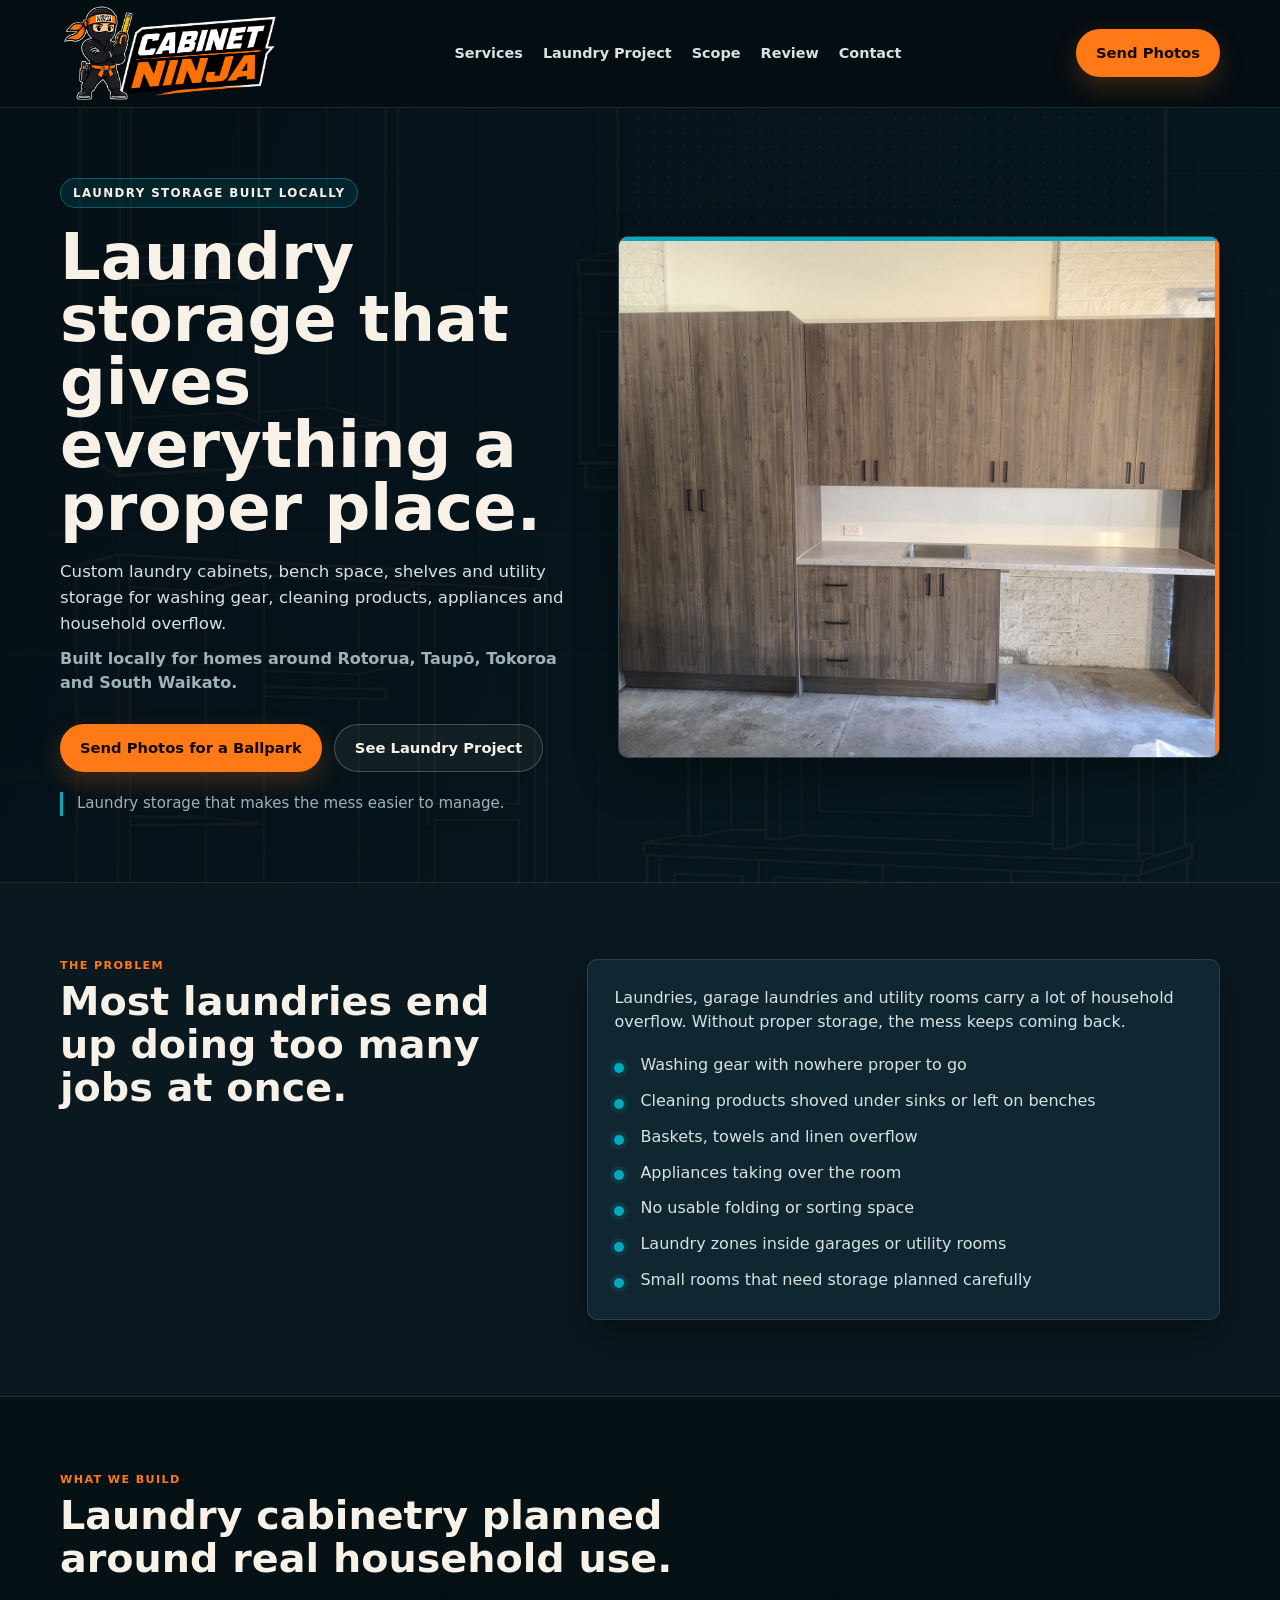
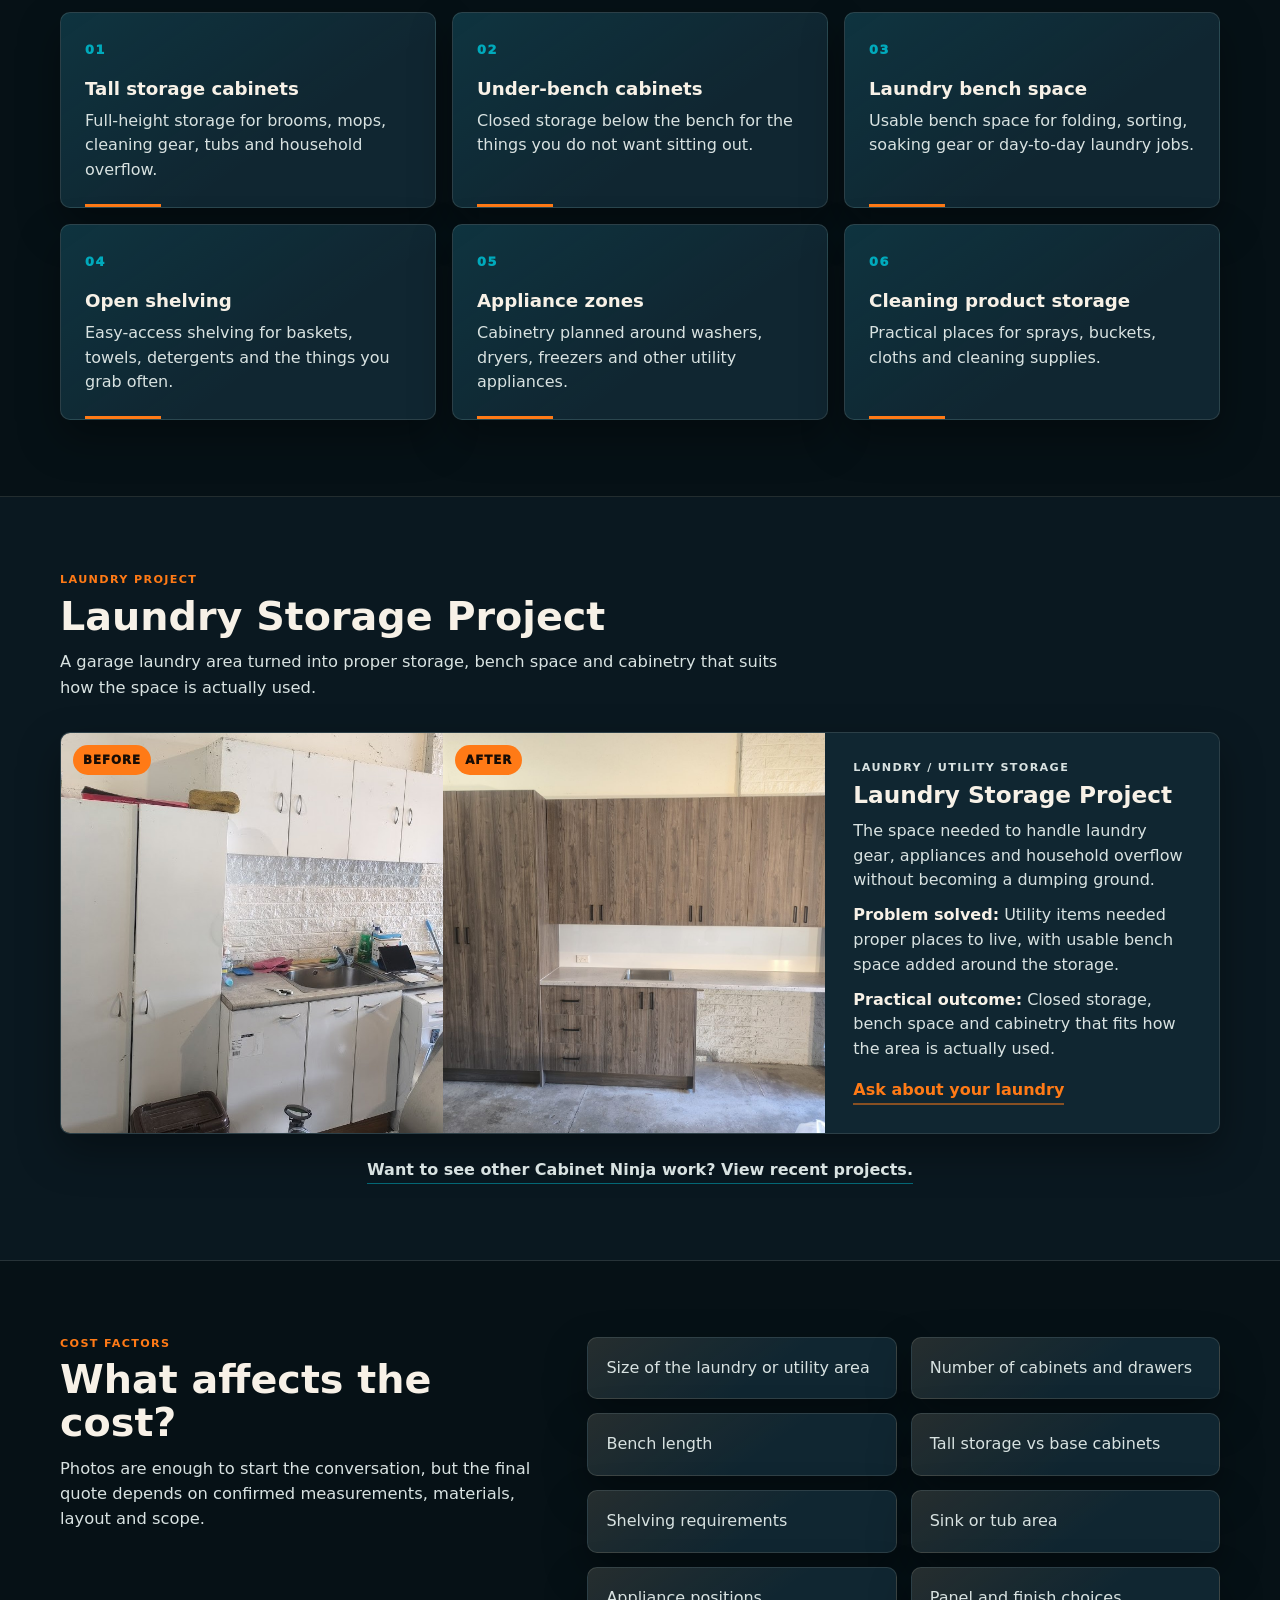
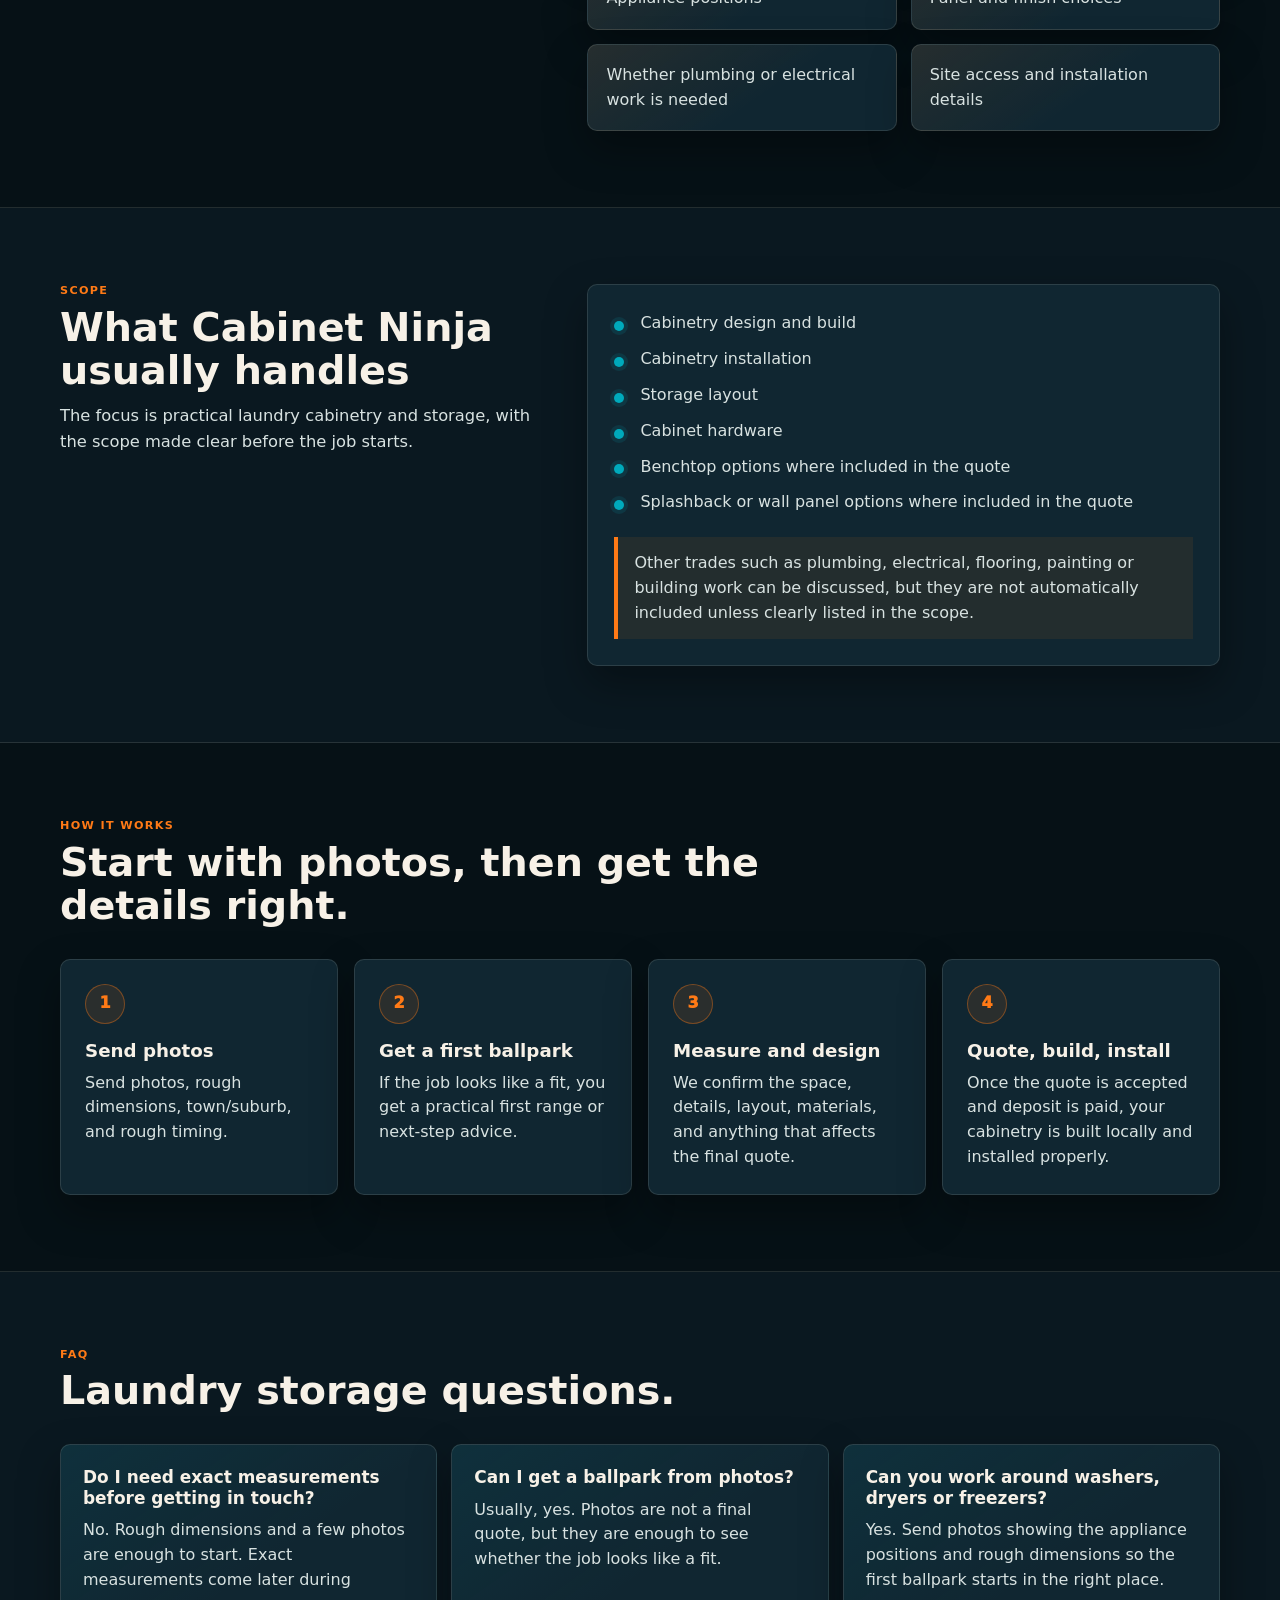
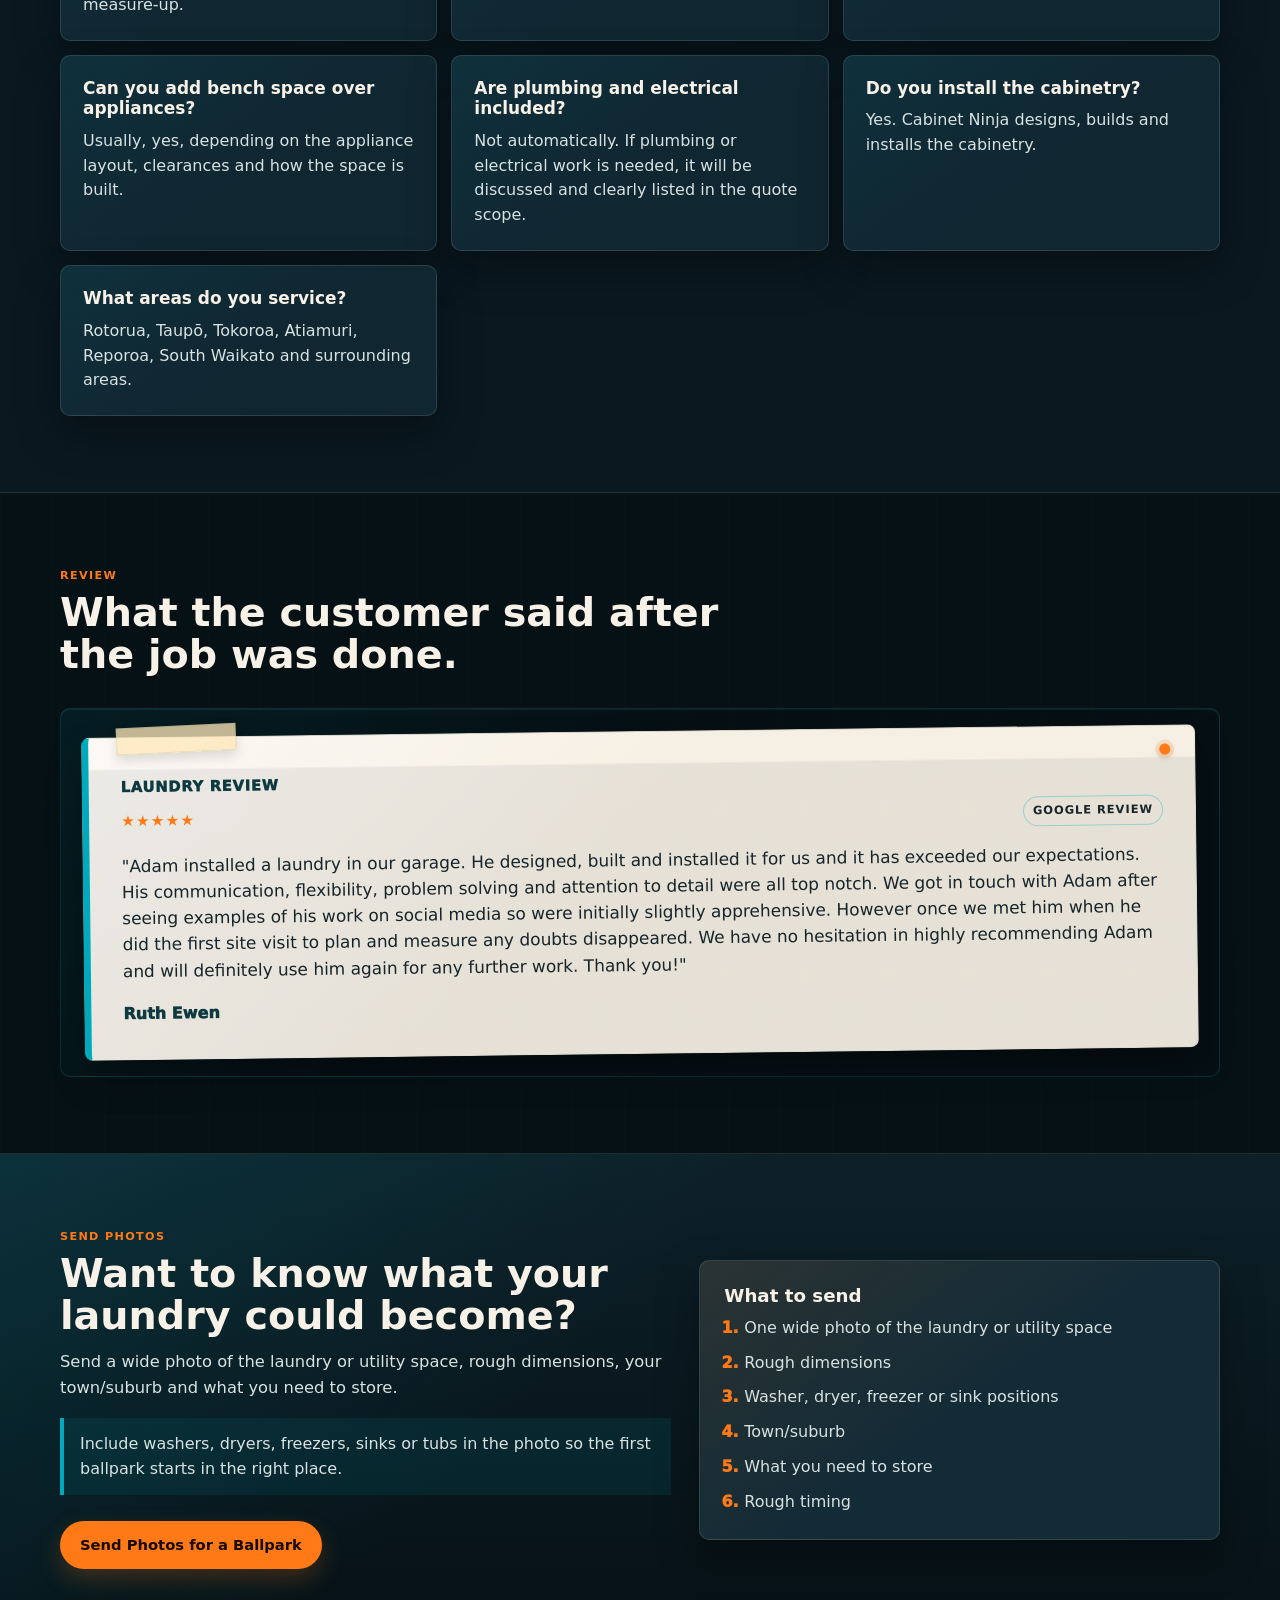
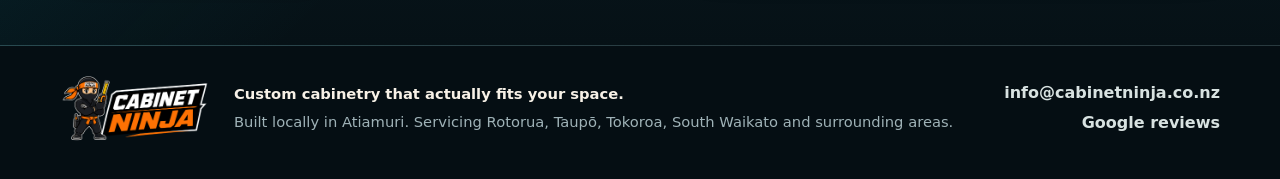
<file: laundry-storage/index.html>
<!DOCTYPE html>
<html lang="en-NZ">
<head>
  <meta charset="UTF-8" />
  <meta
    name="viewport"
    content="width=device-width, initial-scale=1.0"
  />
  <title>Laundry Storage Rotorua, Taupō &amp; South Waikato | Cabinet Ninja</title>
  <meta
    name="description"
    content="Custom laundry cabinets, bench space, shelves and utility storage around Rotorua, Taupō, Tokoroa, Atiamuri, Reporoa and South Waikato. Send photos for a practical first ballpark."
  />
  <link rel="icon" type="image/svg+xml" href="../favicon.svg" />
  <link rel="icon" type="image/png" href="../img/4b Icon.png" />
  <link rel="apple-touch-icon" href="../img/4b Icon.png" />
  <link rel="stylesheet" href="../styles.css" />

  <!-- Google tag (gtag.js) -->
  <script async src="https://www.googletagmanager.com/gtag/js?id=G-3SF2MZD6NL"></script>
  <script>
    window.dataLayer = window.dataLayer || [];
    function gtag(){dataLayer.push(arguments);}
    gtag('js', new Date());
    gtag('config', 'G-3SF2MZD6NL');
  </script>
</head>
<body class="landing-page laundry-page">
  <header class="site-header">
    <div class="container header-inner">
      <a href="../" class="logo" aria-label="Cabinet Ninja home">
        <picture>
          <source srcset="../img/optimized/cabinet-ninja-logo-dark.svg" type="image/svg+xml" />
          <img src="../img/7b Full Color For Dark Background.png" alt="Cabinet Ninja" width="700" height="339" decoding="async" />
        </picture>
      </a>

      <nav class="main-nav" aria-label="Primary navigation">
        <a href="../#services">Services</a>
        <a href="#laundry-project">Laundry Project</a>
        <a href="#scope">Scope</a>
        <a href="#reviews">Review</a>
        <a href="#contact">Contact</a>
      </nav>

      <a href="#contact" class="header-cta">Send Photos</a>
    </div>
  </header>

  <main id="top">
    <section class="hero landing-hero">
      <div class="container hero-grid">
        <div class="hero-copy">
          <p class="eyebrow">Laundry storage built locally</p>
          <h1>Laundry storage that gives everything a proper place.</h1>
          <p class="hero-text">
            Custom laundry cabinets, bench space, shelves and utility storage for washing gear, cleaning products, appliances and household overflow.
          </p>
          <p class="hero-support">Built locally for homes around Rotorua, Taupō, Tokoroa and South Waikato.</p>

          <div class="hero-actions">
            <a href="#contact" class="btn btn-primary">Send Photos for a Ballpark</a>
            <a href="#laundry-project" class="btn btn-secondary">See Laundry Project</a>
          </div>

          <p class="trust-line">Laundry storage that makes the mess easier to manage.</p>
        </div>

        <figure class="hero-image-card">
          <picture>
            <img src="../img/ruth-laundry-after.jpg" alt="Finished laundry storage cabinetry with tall cupboards, drawers, bench space and sink" class="hero-image image-laundry-project" width="1600" height="1200" fetchpriority="high" decoding="async" />
          </picture>
        </figure>
      </div>
    </section>

    <section class="section-dark-alt landing-section">
      <div class="container split-section">
        <div class="section-head">
          <p class="section-kicker">The Problem</p>
          <h2>Most laundries end up doing too many jobs at once.</h2>
        </div>

        <div class="plain-panel">
          <p>Laundries, garage laundries and utility rooms carry a lot of household overflow. Without proper storage, the mess keeps coming back.</p>
          <ul class="check-list">
            <li>Washing gear with nowhere proper to go</li>
            <li>Cleaning products shoved under sinks or left on benches</li>
            <li>Baskets, towels and linen overflow</li>
            <li>Appliances taking over the room</li>
            <li>No usable folding or sorting space</li>
            <li>Laundry zones inside garages or utility rooms</li>
            <li>Small rooms that need storage planned carefully</li>
          </ul>
        </div>
      </div>
    </section>

    <section class="services section-dark" id="what-we-build">
      <div class="container">
        <div class="section-head">
          <p class="section-kicker">What We Build</p>
          <h2>Laundry cabinetry planned around real household use.</h2>
        </div>

        <div class="services-grid">
          <article class="service-card">
            <span class="service-mark">01</span>
            <h3>Tall storage cabinets</h3>
            <p>Full-height storage for brooms, mops, cleaning gear, tubs and household overflow.</p>
          </article>

          <article class="service-card">
            <span class="service-mark">02</span>
            <h3>Under-bench cabinets</h3>
            <p>Closed storage below the bench for the things you do not want sitting out.</p>
          </article>

          <article class="service-card">
            <span class="service-mark">03</span>
            <h3>Laundry bench space</h3>
            <p>Usable bench space for folding, sorting, soaking gear or day-to-day laundry jobs.</p>
          </article>

          <article class="service-card">
            <span class="service-mark">04</span>
            <h3>Open shelving</h3>
            <p>Easy-access shelving for baskets, towels, detergents and the things you grab often.</p>
          </article>

          <article class="service-card">
            <span class="service-mark">05</span>
            <h3>Appliance zones</h3>
            <p>Cabinetry planned around washers, dryers, freezers and other utility appliances.</p>
          </article>

          <article class="service-card">
            <span class="service-mark">06</span>
            <h3>Cleaning product storage</h3>
            <p>Practical places for sprays, buckets, cloths and cleaning supplies.</p>
          </article>
        </div>
      </div>
    </section>

    <section class="projects section-dark-alt" id="laundry-project">
      <div class="container">
        <div class="section-head">
          <p class="section-kicker">Laundry Project</p>
          <h2>Laundry Storage Project</h2>
          <p class="section-text">A garage laundry area turned into proper storage, bench space and cabinetry that suits how the space is actually used.</p>
        </div>

        <article class="feature-project">
          <div class="before-after">
            <figure>
              <picture>
                <img src="../img/ruth before.jpg" alt="Laundry area before custom Cabinet Ninja storage was installed" class="image-laundry-before" width="915" height="731" loading="lazy" decoding="async" />
              </picture>
              <figcaption>Before</figcaption>
            </figure>
            <figure>
              <picture>
                <img src="../img/ruth-laundry-after.jpg" alt="Laundry area after custom cabinetry, bench space and storage were installed" class="image-laundry-project" width="1600" height="1200" loading="lazy" decoding="async" />
              </picture>
              <figcaption>After</figcaption>
            </figure>
          </div>

          <div class="project-copy">
            <p class="project-label">Laundry / utility storage</p>
            <h3>Laundry Storage Project</h3>
            <p>The space needed to handle laundry gear, appliances and household overflow without becoming a dumping ground.</p>
            <p><strong>Problem solved:</strong> Utility items needed proper places to live, with usable bench space added around the storage.</p>
            <p><strong>Practical outcome:</strong> Closed storage, bench space and cabinetry that fits how the area is actually used.</p>
            <a href="#contact">Ask about your laundry</a>
          </div>
        </article>

        <div class="section-cta-row subtle-link-row">
          <a href="../#projects">Want to see other Cabinet Ninja work? View recent projects.</a>
        </div>
      </div>
    </section>

    <section class="section-dark landing-section" id="cost-factors">
      <div class="container split-section">
        <div class="section-head">
          <p class="section-kicker">Cost Factors</p>
          <h2>What affects the cost?</h2>
          <p class="section-text">Photos are enough to start the conversation, but the final quote depends on confirmed measurements, materials, layout and scope.</p>
        </div>

        <div class="factor-grid">
          <article>Size of the laundry or utility area</article>
          <article>Number of cabinets and drawers</article>
          <article>Bench length</article>
          <article>Tall storage vs base cabinets</article>
          <article>Shelving requirements</article>
          <article>Sink or tub area</article>
          <article>Appliance positions</article>
          <article>Panel and finish choices</article>
          <article>Whether plumbing or electrical work is needed</article>
          <article>Site access and installation details</article>
        </div>
      </div>
    </section>

    <section class="section-dark-alt landing-section" id="scope">
      <div class="container split-section">
        <div class="section-head">
          <p class="section-kicker">Scope</p>
          <h2>What Cabinet Ninja usually handles</h2>
          <p class="section-text">The focus is practical laundry cabinetry and storage, with the scope made clear before the job starts.</p>
        </div>

        <div class="plain-panel">
          <ul class="check-list">
            <li>Cabinetry design and build</li>
            <li>Cabinetry installation</li>
            <li>Storage layout</li>
            <li>Cabinet hardware</li>
            <li>Benchtop options where included in the quote</li>
            <li>Splashback or wall panel options where included in the quote</li>
          </ul>
          <p class="scope-note" style="margin: 22px 0 0; padding: 14px 16px; border-left: 4px solid var(--orange); background: rgba(255, 122, 22, 0.08);">Other trades such as plumbing, electrical, flooring, painting or building work can be discussed, but they are not automatically included unless clearly listed in the scope.</p>
        </div>
      </div>
    </section>

    <section class="process section-dark" id="process">
      <div class="container">
        <div class="section-head">
          <p class="section-kicker">How It Works</p>
          <h2>Start with photos, then get the details right.</h2>
        </div>

        <div class="process-grid">
          <div class="process-step">
            <span>1</span>
            <h3>Send photos</h3>
            <p>Send photos, rough dimensions, town/suburb, and rough timing.</p>
          </div>

          <div class="process-step">
            <span>2</span>
            <h3>Get a first ballpark</h3>
            <p>If the job looks like a fit, you get a practical first range or next-step advice.</p>
          </div>

          <div class="process-step">
            <span>3</span>
            <h3>Measure and design</h3>
            <p>We confirm the space, details, layout, materials, and anything that affects the final quote.</p>
          </div>

          <div class="process-step">
            <span>4</span>
            <h3>Quote, build, install</h3>
            <p>Once the quote is accepted and deposit is paid, your cabinetry is built locally and installed properly.</p>
          </div>
        </div>
      </div>
    </section>

    <section class="section-dark-alt faq-section" id="faq">
      <div class="container">
        <div class="section-head">
          <p class="section-kicker">FAQ</p>
          <h2>Laundry storage questions.</h2>
        </div>

        <div class="faq-grid">
          <article>
            <h3>Do I need exact measurements before getting in touch?</h3>
            <p>No. Rough dimensions and a few photos are enough to start. Exact measurements come later during measure-up.</p>
          </article>

          <article>
            <h3>Can I get a ballpark from photos?</h3>
            <p>Usually, yes. Photos are not a final quote, but they are enough to see whether the job looks like a fit.</p>
          </article>

          <article>
            <h3>Can you work around washers, dryers or freezers?</h3>
            <p>Yes. Send photos showing the appliance positions and rough dimensions so the first ballpark starts in the right place.</p>
          </article>

          <article>
            <h3>Can you add bench space over appliances?</h3>
            <p>Usually, yes, depending on the appliance layout, clearances and how the space is built.</p>
          </article>

          <article>
            <h3>Are plumbing and electrical included?</h3>
            <p>Not automatically. If plumbing or electrical work is needed, it will be discussed and clearly listed in the quote scope.</p>
          </article>

          <article>
            <h3>Do you install the cabinetry?</h3>
            <p>Yes. Cabinet Ninja designs, builds and installs the cabinetry.</p>
          </article>

          <article>
            <h3>What areas do you service?</h3>
            <p>Rotorua, Taupō, Tokoroa, Atiamuri, Reporoa, South Waikato and surrounding areas.</p>
          </article>
        </div>
      </div>
    </section>

    <section class="reviews section-dark" id="reviews">
      <div class="container">
        <div class="section-head">
          <p class="section-kicker">Review</p>
          <h2>What the customer said after the job was done.</h2>
        </div>

        <div class="review-board">
          <blockquote class="review-card featured-review" style="grid-column: 1 / -1;">
            <strong class="review-title">Laundry review</strong>
            <div class="review-meta">
              <span class="stars" aria-label="5 out of 5 stars">&#9733;&#9733;&#9733;&#9733;&#9733;</span>
              <span class="review-badge">Google review</span>
            </div>
            <p>"Adam installed a laundry in our garage. He designed, built and installed it for us and it has exceeded our expectations. His communication, flexibility, problem solving and attention to detail were all top notch. We got in touch with Adam after seeing examples of his work on social media so were initially slightly apprehensive. However once we met him when he did the first site visit to plan and measure any doubts disappeared. We have no hesitation in highly recommending Adam and will definitely use him again for any further work. Thank you!"</p>
            <cite>Ruth Ewen</cite>
          </blockquote>
        </div>
      </div>
    </section>

    <section class="cta section-cta" id="contact">
      <div class="container cta-inner">
        <div class="cta-copy">
          <p class="section-kicker">Send Photos</p>
          <h2>Want to know what your laundry could become?</h2>
          <p class="section-text">
            Send a wide photo of the laundry or utility space, rough dimensions, your town/suburb and what you need to store.
          </p>
          <p class="microcopy">
            Include washers, dryers, freezers, sinks or tubs in the photo so the first ballpark starts in the right place.
          </p>
          <a href="mailto:info@cabinetninja.co.nz?subject=Cabinet%20Ninja%20Laundry%20Storage%20Ballpark%20Request&amp;body=Hi%20Cabinet%20Ninja%2C%0D%0A%0D%0ATown%2Fsuburb%3A%0D%0ALaundry%20or%20utility%20space%20rough%20dimensions%3A%0D%0AWasher%2Fdryer%2Ffreezer%20positions%3A%0D%0ASink%2Ftub%20required%3F%3A%0D%0AWhat%20I%20need%20to%20store%3A%0D%0ABench%20space%20needed%3F%3A%0D%0ATiming%3A%0D%0ABudget%20comfort%20range%3A%0D%0ANotes%3A%0D%0A%0D%0AI%20have%20attached%20photos%20of%20the%20laundry%20space." class="btn btn-primary">
            Send Photos for a Ballpark
          </a>
        </div>

        <div class="cta-box">
          <h3>What to send</h3>
          <ol>
            <li>One wide photo of the laundry or utility space</li>
            <li>Rough dimensions</li>
            <li>Washer, dryer, freezer or sink positions</li>
            <li>Town/suburb</li>
            <li>What you need to store</li>
            <li>Rough timing</li>
          </ol>
        </div>
      </div>
    </section>
  </main>

  <footer class="site-footer">
    <div class="container footer-grid">
      <a href="../" class="footer-logo" aria-label="Cabinet Ninja home">
        <picture>
          <source srcset="../img/optimized/cabinet-ninja-logo-dark.svg" type="image/svg+xml" />
          <img src="../img/7b Full Color For Dark Background.png" alt="Cabinet Ninja" width="700" height="339" loading="lazy" decoding="async" />
        </picture>
      </a>

      <div class="footer-copy">
        <strong>Custom cabinetry that actually fits your space.</strong>
        <span>Built locally in Atiamuri. Servicing Rotorua, Taupō, Tokoroa, South Waikato and surrounding areas.</span>
      </div>

      <div class="footer-links">
        <a href="mailto:info@cabinetninja.co.nz">info@cabinetninja.co.nz</a>
        <a href="https://g.page/r/CVq0zs7loQWIEBM/review">Google reviews</a>
      </div>
    </div>
  </footer>
</body>
</html>
</file>
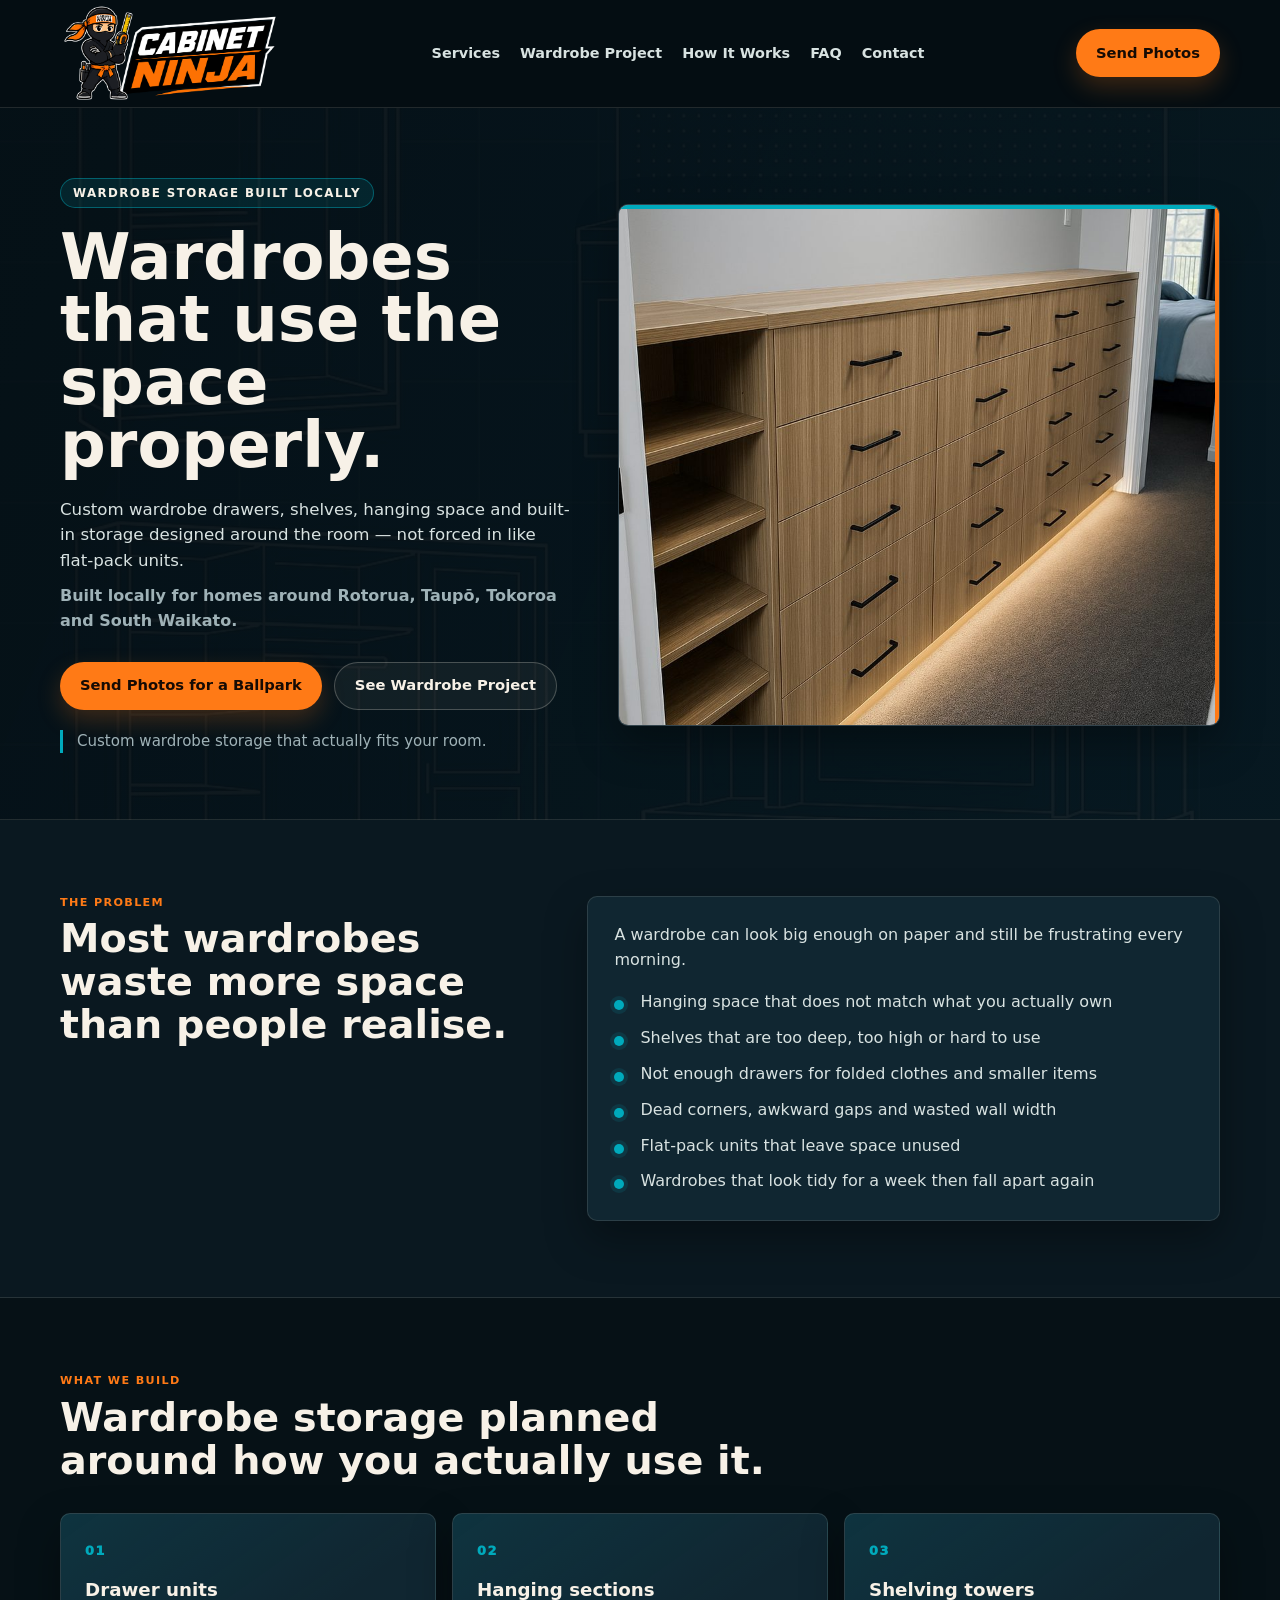
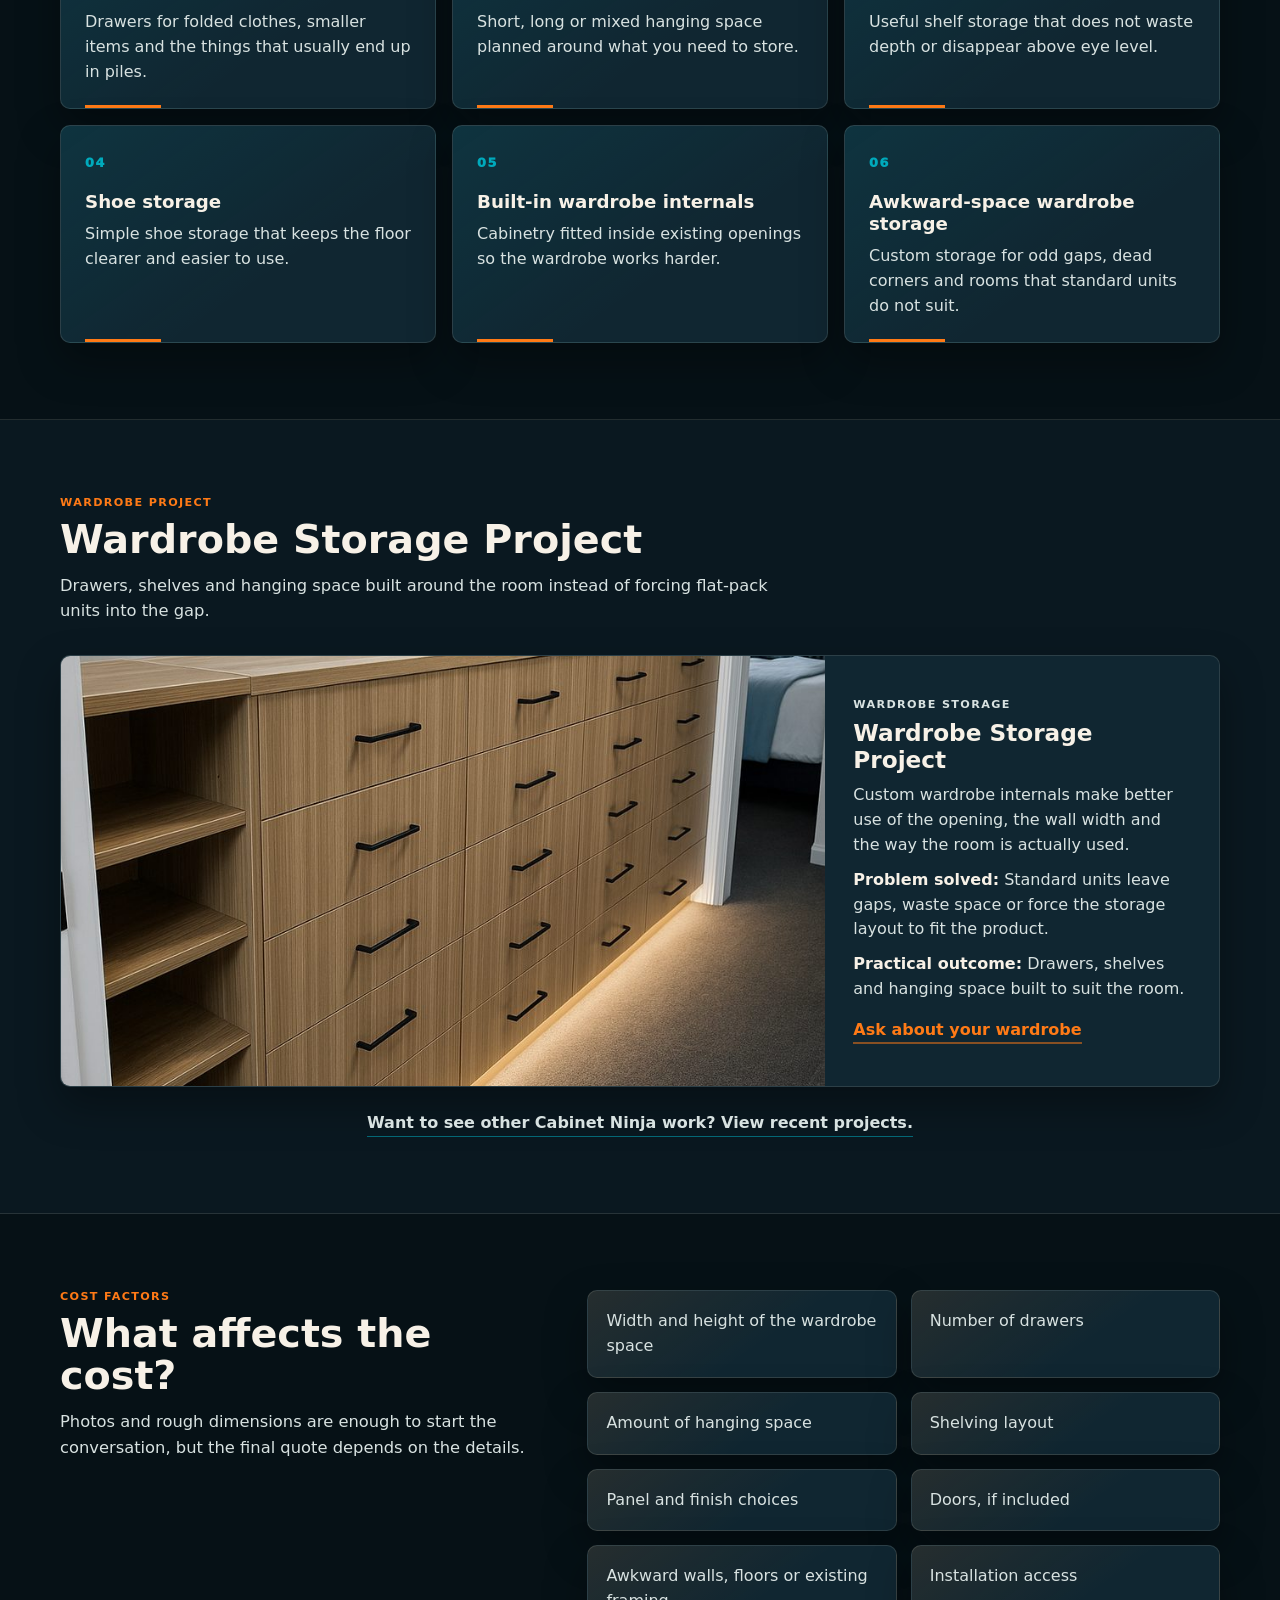
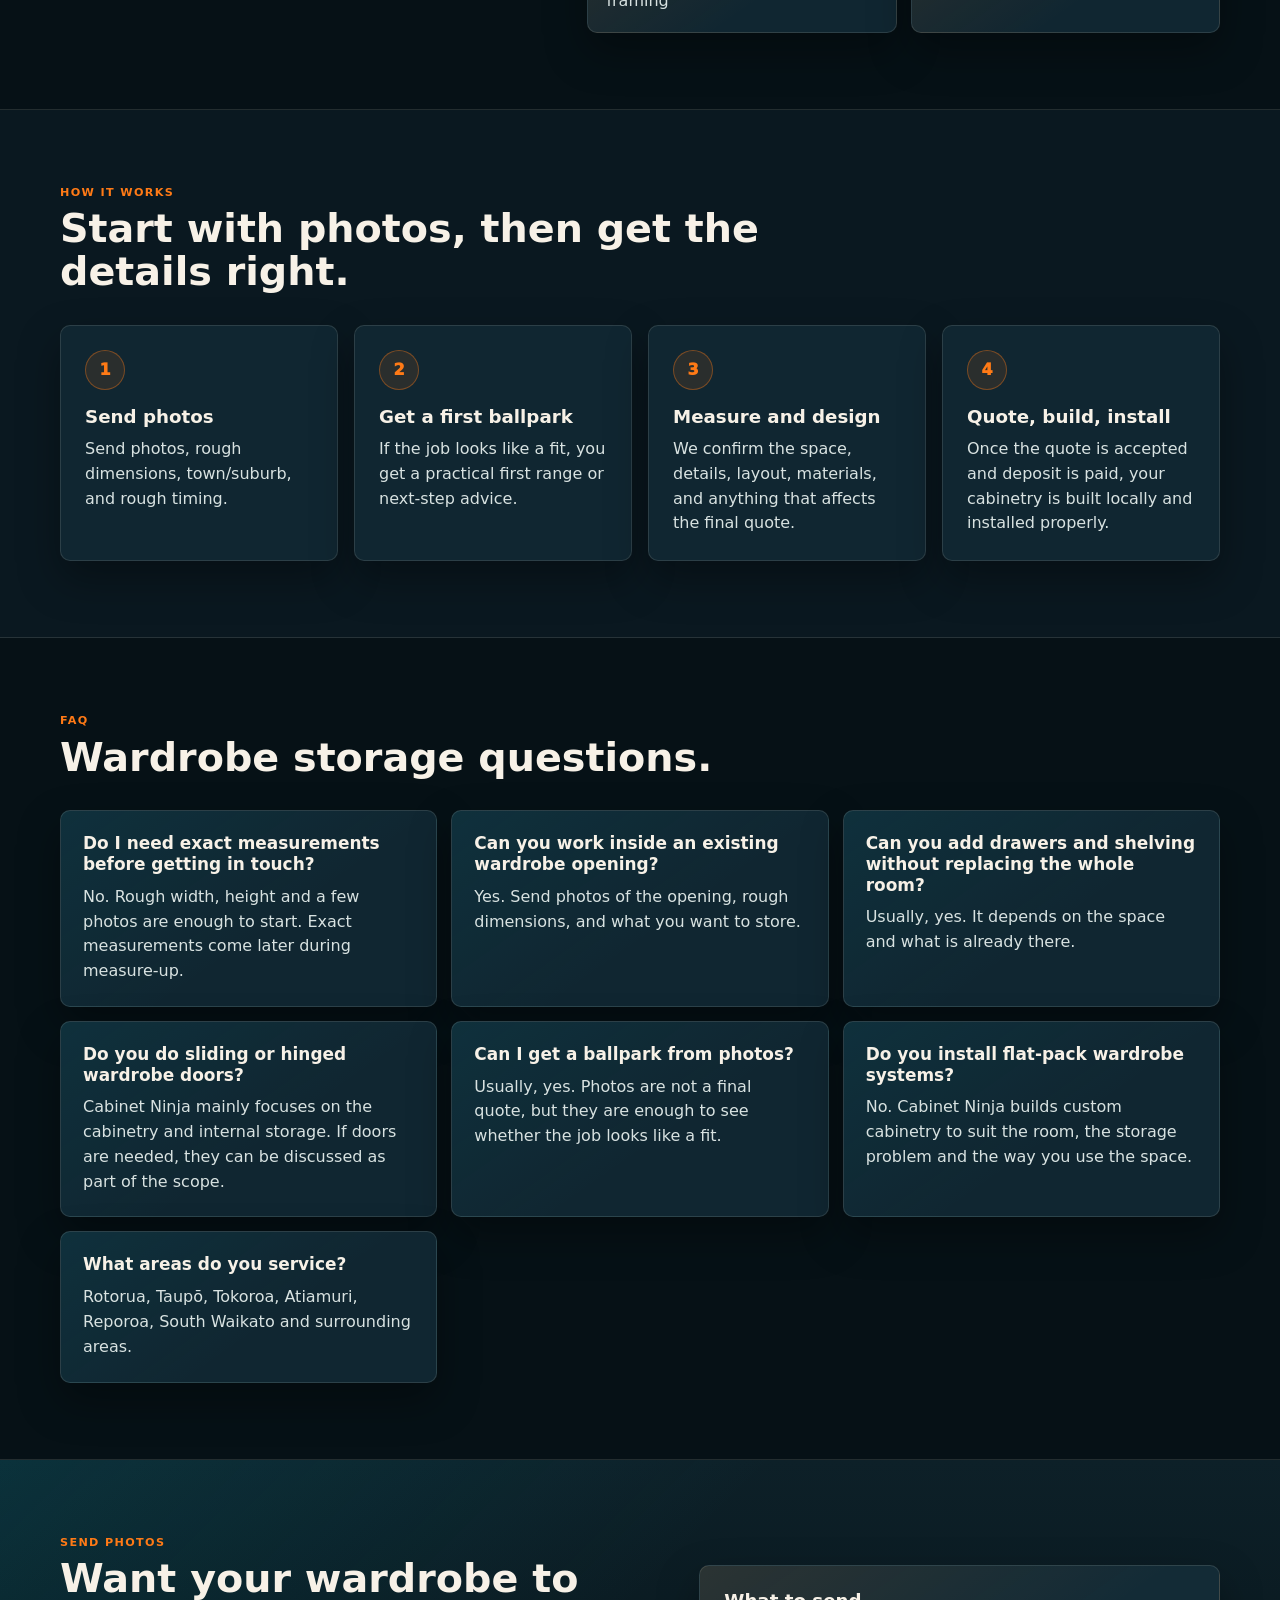
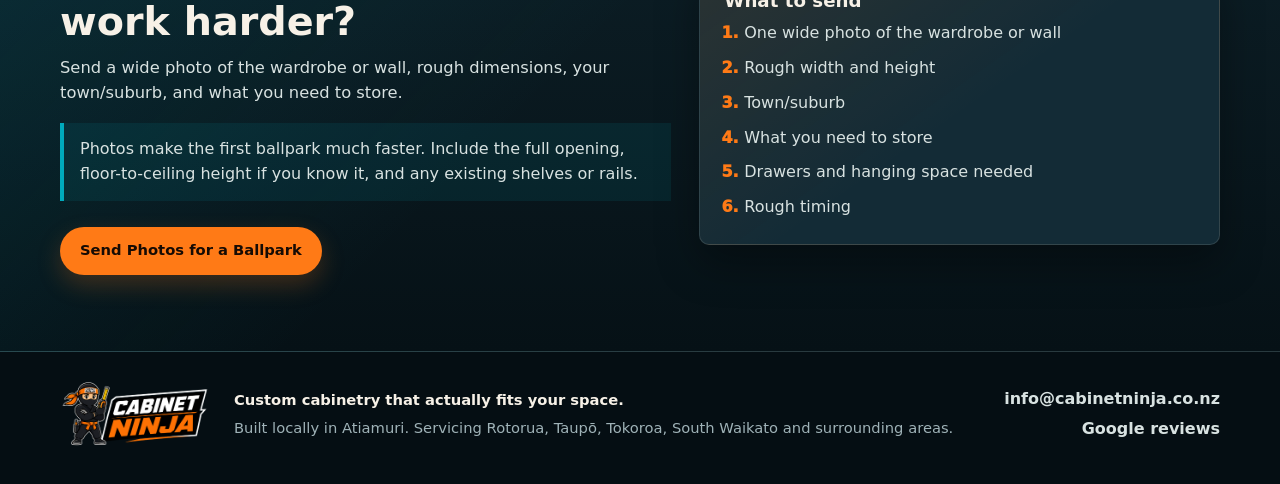
<file: wardrobes/index.html>
<!DOCTYPE html>
<html lang="en-NZ">
<head>
  <meta charset="UTF-8" />
  <meta
    name="viewport"
    content="width=device-width, initial-scale=1.0"
  />
  <title>Custom Wardrobes Rotorua, Taupō &amp; South Waikato | Cabinet Ninja</title>
  <meta
    name="description"
    content="Custom wardrobe drawers, shelves, hanging space and built-in wardrobe storage around Rotorua, Taupō, Tokoroa, Atiamuri, Reporoa and South Waikato. Send photos for a practical first ballpark."
  />
  <link rel="icon" type="image/svg+xml" href="../favicon.svg" />
  <link rel="icon" type="image/png" href="../img/4b Icon.png" />
  <link rel="apple-touch-icon" href="../img/4b Icon.png" />
  <link rel="stylesheet" href="../styles.css" />

  <!-- Google tag (gtag.js) -->
  <script async src="https://www.googletagmanager.com/gtag/js?id=G-3SF2MZD6NL"></script>
  <script>
    window.dataLayer = window.dataLayer || [];
    function gtag(){dataLayer.push(arguments);}
    gtag('js', new Date());
    gtag('config', 'G-3SF2MZD6NL');
  </script>
</head>
<body class="landing-page wardrobe-page">
  <header class="site-header">
    <div class="container header-inner">
      <a href="../" class="logo" aria-label="Cabinet Ninja home">
        <picture>
          <source srcset="../img/optimized/cabinet-ninja-logo-dark.svg" type="image/svg+xml" />
          <img src="../img/7b Full Color For Dark Background.png" alt="Cabinet Ninja" width="700" height="339" decoding="async" />
        </picture>
      </a>

      <nav class="main-nav" aria-label="Primary navigation">
        <a href="../#services">Services</a>
        <a href="#wardrobe-project">Wardrobe Project</a>
        <a href="#process">How It Works</a>
        <a href="#faq">FAQ</a>
        <a href="#contact">Contact</a>
      </nav>

      <a href="#contact" class="header-cta">Send Photos</a>
    </div>
  </header>

  <main id="top">
    <section class="hero landing-hero">
      <div class="container hero-grid">
        <div class="hero-copy">
          <p class="eyebrow">Wardrobe storage built locally</p>
          <h1>Wardrobes that use the space properly.</h1>
          <p class="hero-text">
            Custom wardrobe drawers, shelves, hanging space and built-in storage designed around the room — not forced in like flat-pack units.
          </p>
          <p class="hero-support">Built locally for homes around Rotorua, Taupō, Tokoroa and South Waikato.</p>

          <div class="hero-actions">
            <a href="#contact" class="btn btn-primary">Send Photos for a Ballpark</a>
            <a href="#wardrobe-project" class="btn btn-secondary">See Wardrobe Project</a>
          </div>

          <p class="trust-line">Custom wardrobe storage that actually fits your room.</p>
        </div>

        <figure class="hero-image-card">
          <picture>
            <source srcset="../img/optimized/wardrobe-card.svg" type="image/svg+xml" />
            <img src="../img/wardrobe.jpg" alt="Custom wardrobe drawers, shelves and hanging space by Cabinet Ninja" class="hero-image image-wardrobe" width="900" height="900" fetchpriority="high" decoding="async" />
          </picture>
        </figure>
      </div>
    </section>

    <section class="section-dark-alt landing-section">
      <div class="container split-section">
        <div class="section-head">
          <p class="section-kicker">The Problem</p>
          <h2>Most wardrobes waste more space than people realise.</h2>
        </div>

        <div class="plain-panel">
          <p>A wardrobe can look big enough on paper and still be frustrating every morning.</p>
          <ul class="check-list">
            <li>Hanging space that does not match what you actually own</li>
            <li>Shelves that are too deep, too high or hard to use</li>
            <li>Not enough drawers for folded clothes and smaller items</li>
            <li>Dead corners, awkward gaps and wasted wall width</li>
            <li>Flat-pack units that leave space unused</li>
            <li>Wardrobes that look tidy for a week then fall apart again</li>
          </ul>
        </div>
      </div>
    </section>

    <section class="services section-dark" id="what-we-build">
      <div class="container">
        <div class="section-head">
          <p class="section-kicker">What We Build</p>
          <h2>Wardrobe storage planned around how you actually use it.</h2>
        </div>

        <div class="services-grid">
          <article class="service-card">
            <span class="service-mark">01</span>
            <h3>Drawer units</h3>
            <p>Drawers for folded clothes, smaller items and the things that usually end up in piles.</p>
          </article>

          <article class="service-card">
            <span class="service-mark">02</span>
            <h3>Hanging sections</h3>
            <p>Short, long or mixed hanging space planned around what you need to store.</p>
          </article>

          <article class="service-card">
            <span class="service-mark">03</span>
            <h3>Shelving towers</h3>
            <p>Useful shelf storage that does not waste depth or disappear above eye level.</p>
          </article>

          <article class="service-card">
            <span class="service-mark">04</span>
            <h3>Shoe storage</h3>
            <p>Simple shoe storage that keeps the floor clearer and easier to use.</p>
          </article>

          <article class="service-card">
            <span class="service-mark">05</span>
            <h3>Built-in wardrobe internals</h3>
            <p>Cabinetry fitted inside existing openings so the wardrobe works harder.</p>
          </article>

          <article class="service-card">
            <span class="service-mark">06</span>
            <h3>Awkward-space wardrobe storage</h3>
            <p>Custom storage for odd gaps, dead corners and rooms that standard units do not suit.</p>
          </article>
        </div>
      </div>
    </section>

    <section class="projects section-dark-alt" id="wardrobe-project">
      <div class="container">
        <div class="section-head">
          <p class="section-kicker">Wardrobe Project</p>
          <h2>Wardrobe Storage Project</h2>
          <p class="section-text">Drawers, shelves and hanging space built around the room instead of forcing flat-pack units into the gap.</p>
        </div>

        <article class="feature-project">
          <figure>
            <picture>
              <source srcset="../img/optimized/wardrobe-card.svg" type="image/svg+xml" />
              <img src="../img/wardrobe.jpg" alt="Finished custom wardrobe storage with drawers, shelves and hanging space" class="image-wardrobe" width="900" height="900" loading="lazy" decoding="async" />
            </picture>
          </figure>

          <div class="project-copy">
            <p class="project-label">Wardrobe storage</p>
            <h3>Wardrobe Storage Project</h3>
            <p>Custom wardrobe internals make better use of the opening, the wall width and the way the room is actually used.</p>
            <p><strong>Problem solved:</strong> Standard units leave gaps, waste space or force the storage layout to fit the product.</p>
            <p><strong>Practical outcome:</strong> Drawers, shelves and hanging space built to suit the room.</p>
            <a href="#contact">Ask about your wardrobe</a>
          </div>
        </article>

        <div class="section-cta-row subtle-link-row">
          <a href="../#projects">Want to see other Cabinet Ninja work? View recent projects.</a>
        </div>
      </div>
    </section>

    <section class="section-dark landing-section" id="cost-factors">
      <div class="container split-section">
        <div class="section-head">
          <p class="section-kicker">Cost Factors</p>
          <h2>What affects the cost?</h2>
          <p class="section-text">Photos and rough dimensions are enough to start the conversation, but the final quote depends on the details.</p>
        </div>

        <div class="factor-grid">
          <article>Width and height of the wardrobe space</article>
          <article>Number of drawers</article>
          <article>Amount of hanging space</article>
          <article>Shelving layout</article>
          <article>Panel and finish choices</article>
          <article>Doors, if included</article>
          <article>Awkward walls, floors or existing framing</article>
          <article>Installation access</article>
        </div>
      </div>
    </section>

    <section class="process section-dark-alt" id="process">
      <div class="container">
        <div class="section-head">
          <p class="section-kicker">How It Works</p>
          <h2>Start with photos, then get the details right.</h2>
        </div>

        <div class="process-grid">
          <div class="process-step">
            <span>1</span>
            <h3>Send photos</h3>
            <p>Send photos, rough dimensions, town/suburb, and rough timing.</p>
          </div>

          <div class="process-step">
            <span>2</span>
            <h3>Get a first ballpark</h3>
            <p>If the job looks like a fit, you get a practical first range or next-step advice.</p>
          </div>

          <div class="process-step">
            <span>3</span>
            <h3>Measure and design</h3>
            <p>We confirm the space, details, layout, materials, and anything that affects the final quote.</p>
          </div>

          <div class="process-step">
            <span>4</span>
            <h3>Quote, build, install</h3>
            <p>Once the quote is accepted and deposit is paid, your cabinetry is built locally and installed properly.</p>
          </div>
        </div>
      </div>
    </section>

    <section class="section-dark faq-section" id="faq">
      <div class="container">
        <div class="section-head">
          <p class="section-kicker">FAQ</p>
          <h2>Wardrobe storage questions.</h2>
        </div>

        <div class="faq-grid">
          <article>
            <h3>Do I need exact measurements before getting in touch?</h3>
            <p>No. Rough width, height and a few photos are enough to start. Exact measurements come later during measure-up.</p>
          </article>

          <article>
            <h3>Can you work inside an existing wardrobe opening?</h3>
            <p>Yes. Send photos of the opening, rough dimensions, and what you want to store.</p>
          </article>

          <article>
            <h3>Can you add drawers and shelving without replacing the whole room?</h3>
            <p>Usually, yes. It depends on the space and what is already there.</p>
          </article>

          <article>
            <h3>Do you do sliding or hinged wardrobe doors?</h3>
            <p>Cabinet Ninja mainly focuses on the cabinetry and internal storage. If doors are needed, they can be discussed as part of the scope.</p>
          </article>

          <article>
            <h3>Can I get a ballpark from photos?</h3>
            <p>Usually, yes. Photos are not a final quote, but they are enough to see whether the job looks like a fit.</p>
          </article>

          <article>
            <h3>Do you install flat-pack wardrobe systems?</h3>
            <p>No. Cabinet Ninja builds custom cabinetry to suit the room, the storage problem and the way you use the space.</p>
          </article>

          <article>
            <h3>What areas do you service?</h3>
            <p>Rotorua, Taupō, Tokoroa, Atiamuri, Reporoa, South Waikato and surrounding areas.</p>
          </article>
        </div>
      </div>
    </section>

    <section class="cta section-cta" id="contact">
      <div class="container cta-inner">
        <div class="cta-copy">
          <p class="section-kicker">Send Photos</p>
          <h2>Want your wardrobe to work harder?</h2>
          <p class="section-text">
            Send a wide photo of the wardrobe or wall, rough dimensions, your town/suburb, and what you need to store.
          </p>
          <p class="microcopy">
            Photos make the first ballpark much faster. Include the full opening, floor-to-ceiling height if you know it, and any existing shelves or rails.
          </p>
          <a href="mailto:info@cabinetninja.co.nz?subject=Cabinet%20Ninja%20Wardrobe%20Ballpark%20Request&amp;body=Hi%20Cabinet%20Ninja%2C%0D%0A%0D%0ATown%2Fsuburb%3A%0D%0AWardrobe%20or%20wall%20rough%20width%3A%0D%0ARough%20height%3A%0D%0AWhat%20I%20need%20to%20store%3A%0D%0ADrawers%20needed%3A%0D%0AHanging%20space%20needed%3A%0D%0ATiming%3A%0D%0ABudget%20comfort%20range%3A%0D%0ANotes%3A%0D%0A%0D%0AI%20have%20attached%20photos%20of%20the%20wardrobe%20space." class="btn btn-primary">
            Send Photos for a Ballpark
          </a>
        </div>

        <div class="cta-box">
          <h3>What to send</h3>
          <ol>
            <li>One wide photo of the wardrobe or wall</li>
            <li>Rough width and height</li>
            <li>Town/suburb</li>
            <li>What you need to store</li>
            <li>Drawers and hanging space needed</li>
            <li>Rough timing</li>
          </ol>
        </div>
      </div>
    </section>
  </main>

  <footer class="site-footer">
    <div class="container footer-grid">
      <a href="../" class="footer-logo" aria-label="Cabinet Ninja home">
        <picture>
          <source srcset="../img/optimized/cabinet-ninja-logo-dark.svg" type="image/svg+xml" />
          <img src="../img/7b Full Color For Dark Background.png" alt="Cabinet Ninja" width="700" height="339" loading="lazy" decoding="async" />
        </picture>
      </a>

      <div class="footer-copy">
        <strong>Custom cabinetry that actually fits your space.</strong>
        <span>Built locally in Atiamuri. Servicing Rotorua, Taupō, Tokoroa, South Waikato and surrounding areas.</span>
      </div>

      <div class="footer-links">
        <a href="mailto:info@cabinetninja.co.nz">info@cabinetninja.co.nz</a>
        <a href="https://g.page/r/CVq0zs7loQWIEBM/review">Google reviews</a>
      </div>
    </div>
  </footer>
</body>
</html>
</file>
<file: styles.css>
:root {
  --bg: #061116;
  --bg-alt: #0a1820;
  --panel: #102631;
  --panel-soft: #132b36;
  --ink: #f7f1e7;
  --paper: #f6efe3;
  --paper-ink: #17252a;
  --soft: #d8e2e1;
  --muted: #9fb2b7;
  --line: rgba(247, 241, 231, 0.12);
  --teal: #00aabc;
  --orange: #ff7a16;
  --orange-hover: #ff8b2e;
  --shadow: 0 18px 42px rgba(0, 0, 0, 0.34);
  --paper-shadow: 0 18px 34px rgba(0, 0, 0, 0.28);
  --radius: 10px;
  --max: 1160px;
  --font: system-ui, -apple-system, BlinkMacSystemFont, "Segoe UI", Roboto, Arial, sans-serif;
}

* {
  box-sizing: border-box;
  margin: 0;
  padding: 0;
}

html {
  scroll-behavior: smooth;
}

body {
  background: var(--bg);
  color: var(--ink);
  font-family: var(--font);
  line-height: 1.55;
}

img {
  display: block;
  max-width: 100%;
}

a {
  color: inherit;
  text-decoration: none;
}

.container {
  width: min(var(--max), calc(100% - 40px));
  margin: 0 auto;
}

.site-header {
  position: sticky;
  top: 0;
  z-index: 50;
  background: rgba(5, 14, 19, 0.96);
  border-bottom: 1px solid var(--line);
  backdrop-filter: blur(12px);
}

.header-inner {
  min-height: 76px;
  display: flex;
  align-items: center;
  justify-content: space-between;
  gap: 22px;
}

.logo img {
  width: 220px;
  height: auto;
}

.main-nav {
  display: flex;
  align-items: center;
  gap: 20px;
  flex-wrap: wrap;
}

.main-nav a {
  color: var(--soft);
  font-size: 0.9rem;
  font-weight: 800;
}

.main-nav a:hover {
  color: var(--orange);
}

.header-cta,
.btn {
  min-height: 48px;
  display: inline-flex;
  align-items: center;
  justify-content: center;
  padding: 0 20px;
  border-radius: 999px;
  font-size: 0.92rem;
  font-weight: 900;
  text-align: center;
  transition: transform 0.18s ease, background 0.18s ease, border-color 0.18s ease;
}

.header-cta,
.btn-primary {
  background: var(--orange);
  color: #160b04;
  box-shadow: 0 10px 24px rgba(255, 122, 22, 0.22);
}

.header-cta:hover,
.btn-primary:hover {
  transform: translateY(-1px);
  background: var(--orange-hover);
}

.btn-secondary {
  color: var(--ink);
  border: 1px solid rgba(247, 241, 231, 0.24);
  background: rgba(247, 241, 231, 0.05);
}

.btn-secondary:hover {
  border-color: rgba(0, 170, 188, 0.55);
  background: rgba(0, 170, 188, 0.12);
}

.hero {
  padding: 70px 0 66px;
  background:
    linear-gradient(112deg, rgba(5, 13, 18, 0.96), rgba(7, 20, 27, 0.95)),
    url("img/blueprint2.jpg") center/cover no-repeat;
  border-bottom: 1px solid var(--line);
}

.hero-grid {
  display: grid;
  grid-template-columns: minmax(0, 0.92fr) minmax(420px, 1.08fr);
  gap: 46px;
  align-items: center;
}

.eyebrow,
.section-kicker,
.project-label {
  text-transform: uppercase;
  letter-spacing: 0.12em;
  font-size: 0.7rem;
  line-height: 1.2;
  font-weight: 900;
}

.eyebrow {
  width: fit-content;
  margin-bottom: 18px;
  padding: 7px 12px;
  color: var(--ink);
  border: 1px solid rgba(0, 170, 188, 0.45);
  border-radius: 999px;
  background: rgba(0, 170, 188, 0.13);
  font-size: 0.74rem;
}

.section-kicker,
.project-label {
  color: var(--orange);
}

.hero h1 {
  max-width: 13ch;
  margin-bottom: 20px;
  font-size: clamp(2.75rem, 5.6vw, 5rem);
  line-height: 0.98;
  letter-spacing: 0;
}

.hero-text {
  max-width: 50ch;
  color: var(--soft);
  font-size: clamp(1.04rem, 1.25vw, 1.18rem);
}

.hero-support,
.trust-line {
  max-width: 54ch;
  color: var(--muted);
}

.hero-support {
  margin-top: 10px;
  font-weight: 800;
}

.hero-actions {
  display: flex;
  flex-wrap: wrap;
  gap: 12px;
  margin: 28px 0 20px;
}

.trust-line {
  padding-left: 14px;
  border-left: 3px solid var(--teal);
  font-size: 0.94rem;
}

.hero-image-card {
  position: relative;
  overflow: hidden;
  border: 1px solid rgba(247, 241, 231, 0.15);
  border-radius: var(--radius);
  background: var(--panel);
  box-shadow: var(--shadow);
}

.hero-image-card::before {
  content: "";
  position: absolute;
  inset: 0;
  z-index: 1;
  pointer-events: none;
  border-top: 4px solid var(--teal);
  border-right: 4px solid var(--orange);
}

.hero-image {
  width: 100%;
  max-height: 520px;
  aspect-ratio: 16 / 10;
  object-fit: cover;
  object-position: center 48%;
}

.section-dark {
  background: var(--bg);
}

.section-dark-alt {
  background: var(--bg-alt);
}

.services,
.projects,
.reviews,
.process,
.cta {
  padding: 76px 0;
  border-bottom: 1px solid var(--line);
}

.section-head {
  max-width: 720px;
  margin-bottom: 32px;
}

.section-head h2,
.cta-copy h2 {
  margin: 8px 0 12px;
  font-size: clamp(1.85rem, 3.1vw, 2.85rem);
  line-height: 1.08;
  letter-spacing: 0;
}

.section-text {
  color: var(--soft);
  font-size: 1.02rem;
}

.feature-project,
.project-card,
.service-card,
.trust-cards article,
.process-step,
.cta-box {
  border: 1px solid var(--line);
  border-radius: var(--radius);
  background: var(--panel);
  box-shadow: var(--shadow);
}

.feature-project {
  overflow: hidden;
  display: grid;
  grid-template-columns: minmax(0, 1.32fr) minmax(330px, 0.68fr);
  margin-bottom: 24px;
}

.before-after,
.mini-before-after {
  display: grid;
  grid-template-columns: repeat(2, minmax(0, 1fr));
}

.before-after figure,
.mini-before-after figure {
  position: relative;
  min-width: 0;
  background: #07141a;
}

.hero-image-card picture,
.before-after picture,
.mini-before-after picture,
.feature-project > figure picture,
.project-card > picture {
  display: block;
  width: 100%;
  height: 100%;
}

.before-after img {
  width: 100%;
  height: 100%;
  min-height: 320px;
  max-height: 430px;
  aspect-ratio: 4 / 3;
  object-fit: cover;
}

.feature-project > figure img {
  width: 100%;
  height: 100%;
  min-height: 320px;
  max-height: 430px;
  aspect-ratio: 4 / 3;
  object-fit: cover;
}

.before-after .image-balmoral-before {
  object-position: center 50%;
}

.before-after .image-balmoral-after {
  object-position: center 48%;
}

.laundry-page .hero-image.image-laundry-project,
.laundry-page .before-after .image-laundry-project {
  object-position: center 62%;
}

.laundry-page .before-after .image-laundry-before {
  object-position: center 52%;
}

.before-after figcaption,
.mini-before-after figcaption {
  position: absolute;
  left: 12px;
  top: 12px;
  padding: 6px 10px;
  color: #170c05;
  background: var(--orange);
  border-radius: 999px;
  font-size: 0.74rem;
  font-weight: 950;
  text-transform: uppercase;
  letter-spacing: 0.08em;
}

.projects-grid {
  display: grid;
  grid-template-columns: repeat(3, minmax(0, 1fr));
  gap: 18px;
  align-items: start;
}

.project-card {
  overflow: hidden;
  display: flex;
  flex-direction: column;
  align-self: start;
  height: auto;
}

.project-card > img,
.project-card > picture > img {
  width: 100%;
  height: 240px;
  max-height: 280px;
  object-fit: cover;
}

.project-card > .image-cairngorm-after,
.project-card > picture > .image-cairngorm-after {
  object-position: center 48%;
}

.project-card > .image-wardrobe,
.project-card > picture > .image-wardrobe {
  object-position: center 42%;
}

.project-card > .image-hallway-after,
.project-card > picture > .image-hallway-after {
  object-position: center 46%;
}

.mini-before-after img {
  width: 100%;
  height: 100%;
  object-fit: cover;
}

.mini-before-after {
  height: 260px;
  max-height: 280px;
  overflow: hidden;
}

.project-card-wide {
  grid-column: span 2;
}

.mini-before-after .image-garage-before {
  object-position: center 52%;
}

.mini-before-after .image-garage-after {
  object-position: center 48%;
}

.project-copy {
  display: flex;
  flex: initial;
  flex-direction: column;
  padding: 22px;
}

.project-copy h3 {
  margin: 7px 0 10px;
  font-size: 1.2rem;
  line-height: 1.18;
}

.feature-project .project-copy {
  justify-content: center;
  padding: 28px;
}

.feature-project .project-copy h3 {
  font-size: 1.45rem;
}

.project-copy p {
  color: var(--soft);
}

.project-copy p + p {
  margin-top: 10px;
}

.project-copy strong {
  color: var(--ink);
}

.project-copy a {
  width: fit-content;
  margin-top: 16px;
  padding-top: 0;
  color: var(--orange);
  font-weight: 900;
  border-bottom: 2px solid rgba(255, 122, 22, 0.5);
}

.project-copy a:hover {
  color: var(--orange-hover);
  border-bottom-color: var(--orange-hover);
}

.services-grid {
  display: grid;
  grid-template-columns: repeat(3, minmax(0, 1fr));
  gap: 16px;
}

.service-card {
  position: relative;
  min-height: 190px;
  padding: 24px;
  background:
    linear-gradient(145deg, rgba(0, 170, 188, 0.1), transparent 62%),
    var(--panel);
}

.service-card::after {
  content: "";
  position: absolute;
  left: 24px;
  bottom: 0;
  width: 76px;
  height: 3px;
  background: var(--orange);
}

.service-mark {
  display: inline-block;
  margin-bottom: 18px;
  color: var(--teal);
  font-size: 0.8rem;
  font-weight: 950;
  letter-spacing: 0.12em;
}

.service-card h3,
.trust-cards h3,
.process-step h3,
.cta-box h3 {
  margin-bottom: 9px;
  font-size: 1.14rem;
  line-height: 1.2;
}

.service-card p,
.trust-cards p,
.process-step p,
.cta-box li {
  color: var(--soft);
}

.service-link {
  display: inline-flex;
  width: fit-content;
  margin-top: 16px;
  color: var(--orange);
  font-weight: 900;
  border-bottom: 2px solid rgba(255, 122, 22, 0.5);
}

.service-link:hover {
  color: var(--orange-hover);
  border-bottom-color: var(--orange-hover);
}

.trust-cards {
  display: grid;
  grid-template-columns: repeat(4, minmax(0, 1fr));
  gap: 14px;
  margin-top: 26px;
}

.trust-cards article {
  padding: 20px;
  background: rgba(19, 43, 54, 0.72);
  box-shadow: none;
}

.reviews {
  position: relative;
  overflow: hidden;
}

.reviews::before {
  content: "";
  position: absolute;
  inset: 0;
  pointer-events: none;
  background:
    linear-gradient(90deg, rgba(0, 170, 188, 0.06) 1px, transparent 1px),
    linear-gradient(0deg, rgba(0, 170, 188, 0.04) 1px, transparent 1px);
  background-size: 52px 52px;
  opacity: 0.4;
}

.reviews .container {
  position: relative;
  z-index: 1;
}

.review-board {
  padding: 22px;
  display: grid;
  grid-template-columns: minmax(0, 1.05fr) minmax(340px, 0.95fr);
  gap: 24px;
  align-items: start;
  border: 1px solid rgba(0, 170, 188, 0.22);
  border-radius: var(--radius);
  background:
    linear-gradient(135deg, rgba(0, 170, 188, 0.09), transparent 42%),
    rgba(5, 14, 19, 0.44);
  box-shadow: inset 0 1px 0 rgba(247, 241, 231, 0.06);
}

.review-stack {
  display: grid;
  gap: 18px;
}

.review-card {
  position: relative;
  color: var(--paper-ink);
  background:
    linear-gradient(180deg, rgba(23, 37, 42, 0) 0 31px, rgba(23, 37, 42, 0.07) 32px),
    linear-gradient(135deg, rgba(255, 255, 255, 0.64), rgba(255, 255, 255, 0) 46%),
    var(--paper);
  border: 1px solid rgba(22, 12, 5, 0.1);
  border-radius: 8px;
  box-shadow: var(--paper-shadow);
  isolation: isolate;
}

.review-card::before {
  content: "";
  position: absolute;
  z-index: 2;
  left: 28px;
  top: -12px;
  width: 118px;
  height: 25px;
  transform: rotate(-2deg);
  border: 1px solid rgba(23, 37, 42, 0.08);
  background: rgba(255, 232, 186, 0.76);
  box-shadow: 0 6px 12px rgba(0, 0, 0, 0.12);
}

.review-card::after {
  content: "";
  position: absolute;
  z-index: 2;
  right: 24px;
  top: 18px;
  width: 11px;
  height: 11px;
  border-radius: 50%;
  background: var(--orange);
  box-shadow:
    0 0 0 4px rgba(255, 122, 22, 0.16),
    0 2px 7px rgba(0, 0, 0, 0.2);
}

.featured-review {
  padding: 38px 32px 32px;
  transform: rotate(-0.7deg);
  border-left: 7px solid var(--teal);
}

.small-review {
  padding: 34px 24px 24px;
  border-left: 5px solid rgba(255, 122, 22, 0.82);
}

.review-stack .small-review:nth-child(2) {
  transform: rotate(0.6deg);
}

.review-stack .small-review:nth-child(3) {
  transform: rotate(-0.4deg);
}

.review-meta {
  display: flex;
  align-items: center;
  justify-content: space-between;
  gap: 12px;
  margin: 8px 0 16px;
}

.review-title {
  display: block;
  color: #0d3941;
  font-size: 0.92rem;
  font-weight: 950;
  letter-spacing: 0.05em;
  text-transform: uppercase;
}

.stars {
  color: var(--orange);
  font-size: 0.95rem;
  letter-spacing: 0.08em;
}

.review-badge {
  padding: 5px 9px;
  color: var(--paper-ink);
  border: 1px solid rgba(0, 170, 188, 0.34);
  border-radius: 999px;
  font-size: 0.72rem;
  font-weight: 900;
  text-transform: uppercase;
  letter-spacing: 0.08em;
}

.review-card p {
  font-size: 1rem;
}

.featured-review p {
  font-size: 1.06rem;
}

.review-card cite {
  display: block;
  margin-top: 18px;
  color: #0d3941;
  font-style: normal;
  font-weight: 950;
}

.section-cta-row {
  display: flex;
  justify-content: center;
  margin-top: 30px;
}

.subtle-link-row {
  margin-top: 22px;
}

.subtle-link-row a {
  color: var(--soft);
  font-weight: 850;
  border-bottom: 1px solid rgba(0, 170, 188, 0.55);
}

.subtle-link-row a:hover {
  color: var(--orange);
  border-bottom-color: var(--orange);
}

.process-grid {
  display: grid;
  grid-template-columns: repeat(4, minmax(0, 1fr));
  gap: 16px;
}

.process-step {
  padding: 24px;
}

.process-step span {
  width: 40px;
  height: 40px;
  display: grid;
  place-items: center;
  margin-bottom: 16px;
  color: var(--orange);
  font-weight: 950;
  border: 1px solid rgba(255, 122, 22, 0.38);
  border-radius: 50%;
  background: rgba(255, 122, 22, 0.11);
}

.section-cta {
  background:
    linear-gradient(135deg, rgba(0, 170, 188, 0.13), transparent 44%),
    linear-gradient(180deg, #0d2028 0%, #061116 100%);
}

.cta-inner {
  display: grid;
  grid-template-columns: 1.08fr 0.92fr;
  gap: 28px;
  align-items: center;
}

.microcopy {
  max-width: 62ch;
  margin: 18px 0 26px;
  padding: 14px 16px;
  color: var(--soft);
  background: rgba(0, 170, 188, 0.1);
  border-left: 4px solid var(--teal);
}

.cta-box {
  padding: 24px;
  background:
    linear-gradient(145deg, rgba(255, 122, 22, 0.1), transparent 52%),
    var(--panel-soft);
}

.cta-box ol {
  display: grid;
  gap: 10px;
  padding-left: 20px;
}

.cta-box li::marker {
  color: var(--orange);
  font-weight: 950;
}

.site-footer {
  background: #050e13;
  padding: 26px 0 34px;
}

.footer-grid {
  display: grid;
  grid-template-columns: 150px minmax(0, 1fr) auto;
  gap: 24px;
  align-items: center;
}

.footer-logo img {
  width: 150px;
  height: auto;
}

.footer-copy,
.footer-links {
  display: grid;
  gap: 5px;
}

.footer-copy {
  color: var(--muted);
  font-size: 0.92rem;
}

.footer-copy strong {
  color: var(--ink);
}

.footer-links {
  justify-items: end;
}

.footer-links a {
  color: var(--soft);
  font-weight: 850;
}

.footer-links a:hover {
  color: var(--orange);
}

.landing-page .hero h1 {
  max-width: 14ch;
  font-size: clamp(2.55rem, 5vw, 4.45rem);
}

.landing-section,
.faq-section {
  padding: 76px 0;
  border-bottom: 1px solid var(--line);
}

.split-section {
  display: grid;
  grid-template-columns: minmax(0, 0.78fr) minmax(420px, 1fr);
  gap: 34px;
  align-items: start;
}

.plain-panel,
.factor-grid article,
.faq-grid article {
  border: 1px solid var(--line);
  border-radius: var(--radius);
  background: var(--panel);
  box-shadow: var(--shadow);
}

.plain-panel {
  padding: 26px;
}

.plain-panel p {
  color: var(--soft);
  margin-bottom: 18px;
}

.plain-panel .scope-note {
  margin: 22px 0 0;
  padding: 14px 16px;
  border-left: 4px solid var(--orange);
  background: rgba(255, 122, 22, 0.08);
  color: var(--soft);
}

.check-list {
  display: grid;
  gap: 11px;
  list-style: none;
}

.check-list li {
  position: relative;
  padding-left: 26px;
  color: var(--soft);
}

.check-list li::before {
  content: "";
  position: absolute;
  left: 0;
  top: 0.62em;
  width: 10px;
  height: 10px;
  border-radius: 50%;
  background: var(--teal);
  box-shadow: 0 0 0 4px rgba(0, 170, 188, 0.13);
}

.factor-grid,
.faq-grid {
  display: grid;
  gap: 14px;
}

.factor-grid {
  grid-template-columns: repeat(2, minmax(0, 1fr));
}

.factor-grid article {
  padding: 18px;
  color: var(--soft);
  background:
    linear-gradient(145deg, rgba(255, 122, 22, 0.09), transparent 58%),
    var(--panel);
}

.faq-grid {
  grid-template-columns: repeat(3, minmax(0, 1fr));
}

.faq-grid article {
  padding: 22px;
  background:
    linear-gradient(145deg, rgba(0, 170, 188, 0.08), transparent 58%),
    var(--panel);
}

.faq-grid h3 {
  margin-bottom: 10px;
  font-size: 1.06rem;
  line-height: 1.22;
}

.faq-grid p {
  color: var(--soft);
}

@media (max-width: 1120px) {
  .header-inner {
    flex-wrap: wrap;
  }

  .hero-grid,
  .feature-project,
  .review-board,
  .cta-inner,
  .split-section {
    grid-template-columns: 1fr;
  }

  .hero h1 {
    max-width: 14ch;
  }

  .projects-grid,
  .services-grid,
  .trust-cards,
  .process-grid,
  .faq-grid {
    grid-template-columns: repeat(2, minmax(0, 1fr));
  }

  .footer-grid {
    grid-template-columns: 1fr;
  }

  .footer-links {
    justify-items: start;
  }
}

@media (max-width: 760px) {
  .container {
    width: min(var(--max), calc(100% - 28px));
  }

  .header-inner {
    min-height: auto;
    padding: 14px 0;
    flex-direction: column;
    align-items: stretch;
    gap: 14px;
  }

  .logo {
    display: flex;
    justify-content: center;
  }

  .logo img {
    width: min(230px, 76vw);
  }

  .main-nav {
    justify-content: center;
    gap: 12px 15px;
  }

  .main-nav a {
    font-size: 0.86rem;
  }

  .header-cta,
  .btn {
    width: 100%;
  }

  .hero {
    padding: 48px 0 52px;
  }

  .hero-grid {
    gap: 30px;
  }

  .hero h1 {
    max-width: none;
    font-size: clamp(2.35rem, 13vw, 3.9rem);
  }

  .hero-actions {
    flex-direction: column;
  }

  .services,
  .projects,
  .reviews,
  .process,
  .cta {
    padding: 58px 0;
  }

  .section-head {
    margin-bottom: 26px;
  }

  .projects-grid,
  .services-grid,
  .trust-cards,
  .process-grid,
  .factor-grid,
  .faq-grid,
  .before-after,
  .mini-before-after {
    grid-template-columns: 1fr;
  }

  .project-card-wide {
    grid-column: auto;
  }

  .before-after img {
    min-height: 0;
    aspect-ratio: 4 / 3;
  }

  .project-card > img,
  .project-card > picture > img,
  .mini-before-after img {
    height: 220px;
  }

  .mini-before-after {
    height: auto;
    max-height: none;
  }

  .featured-review,
  .review-stack .small-review:nth-child(2),
  .review-stack .small-review:nth-child(3) {
    transform: none;
  }

  .review-meta {
    align-items: flex-start;
    flex-direction: column;
  }

  .footer-logo img {
    width: 150px;
  }
}
</file>
